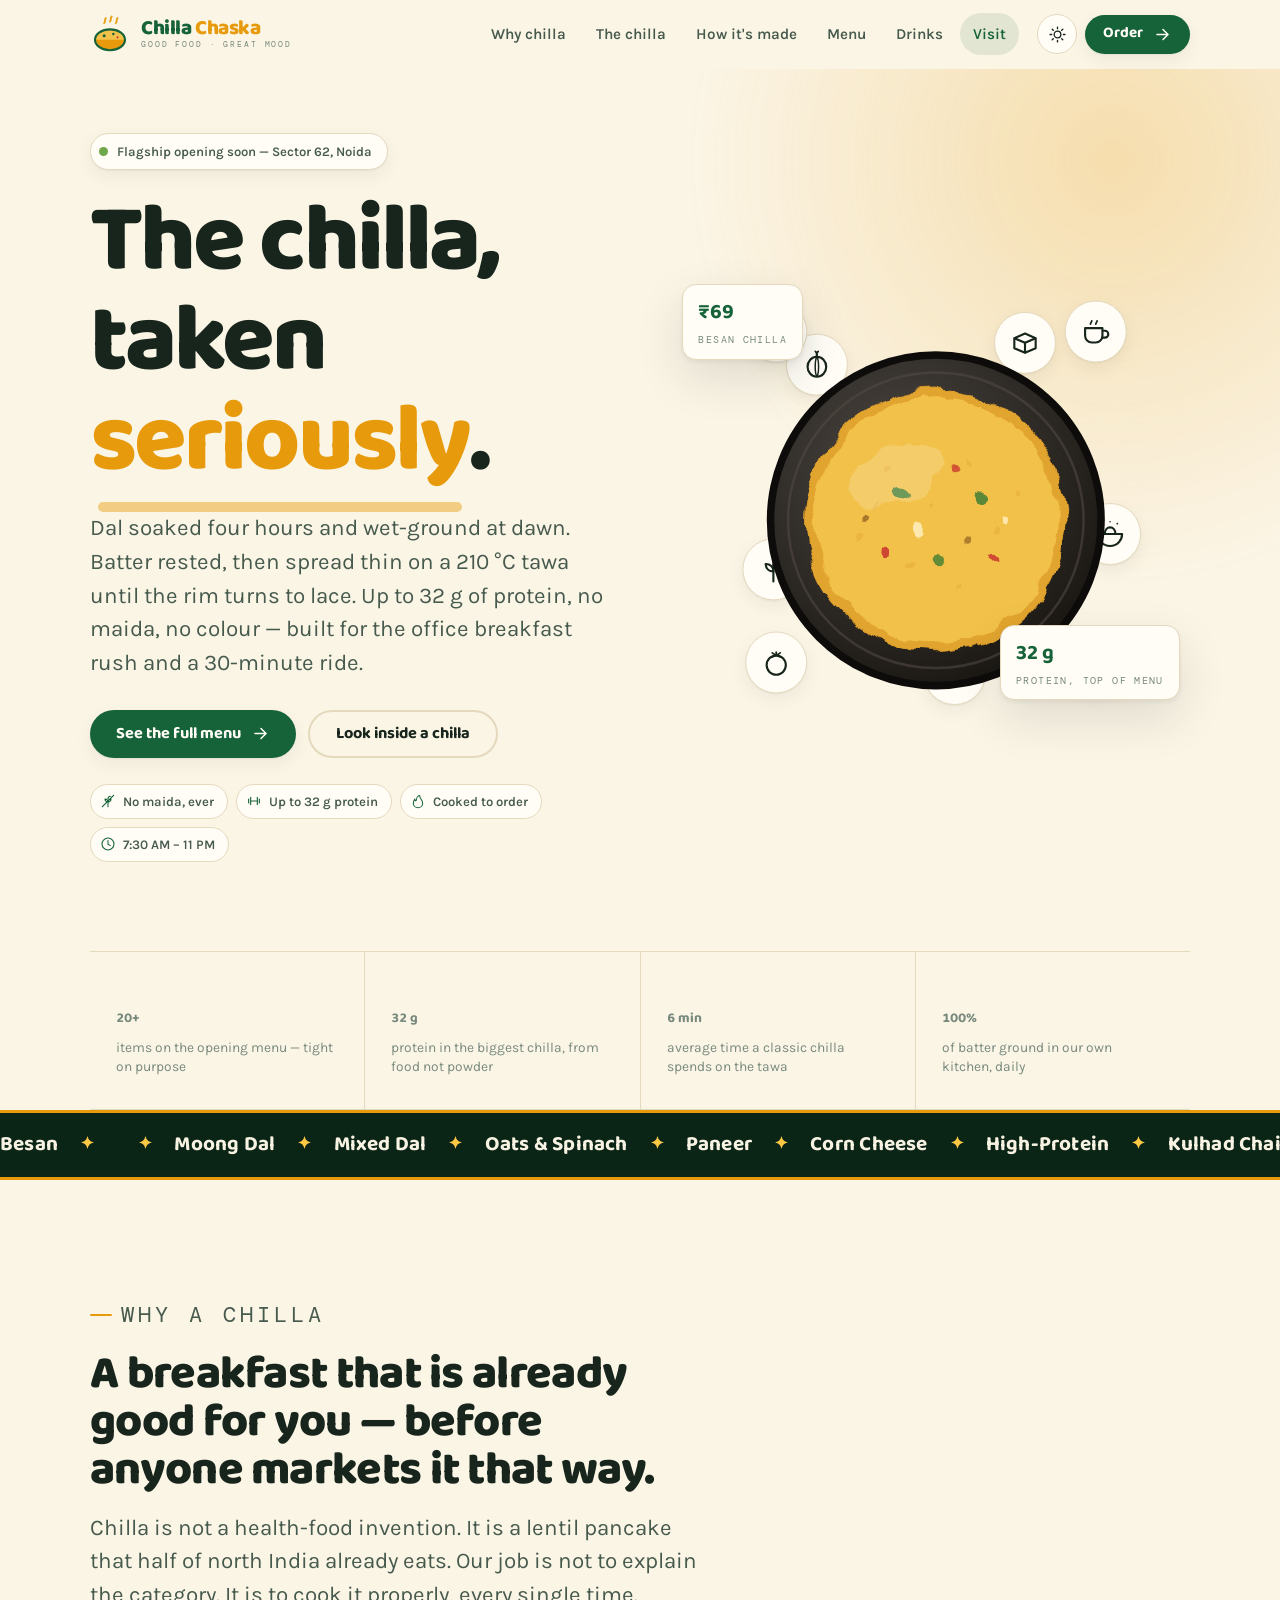
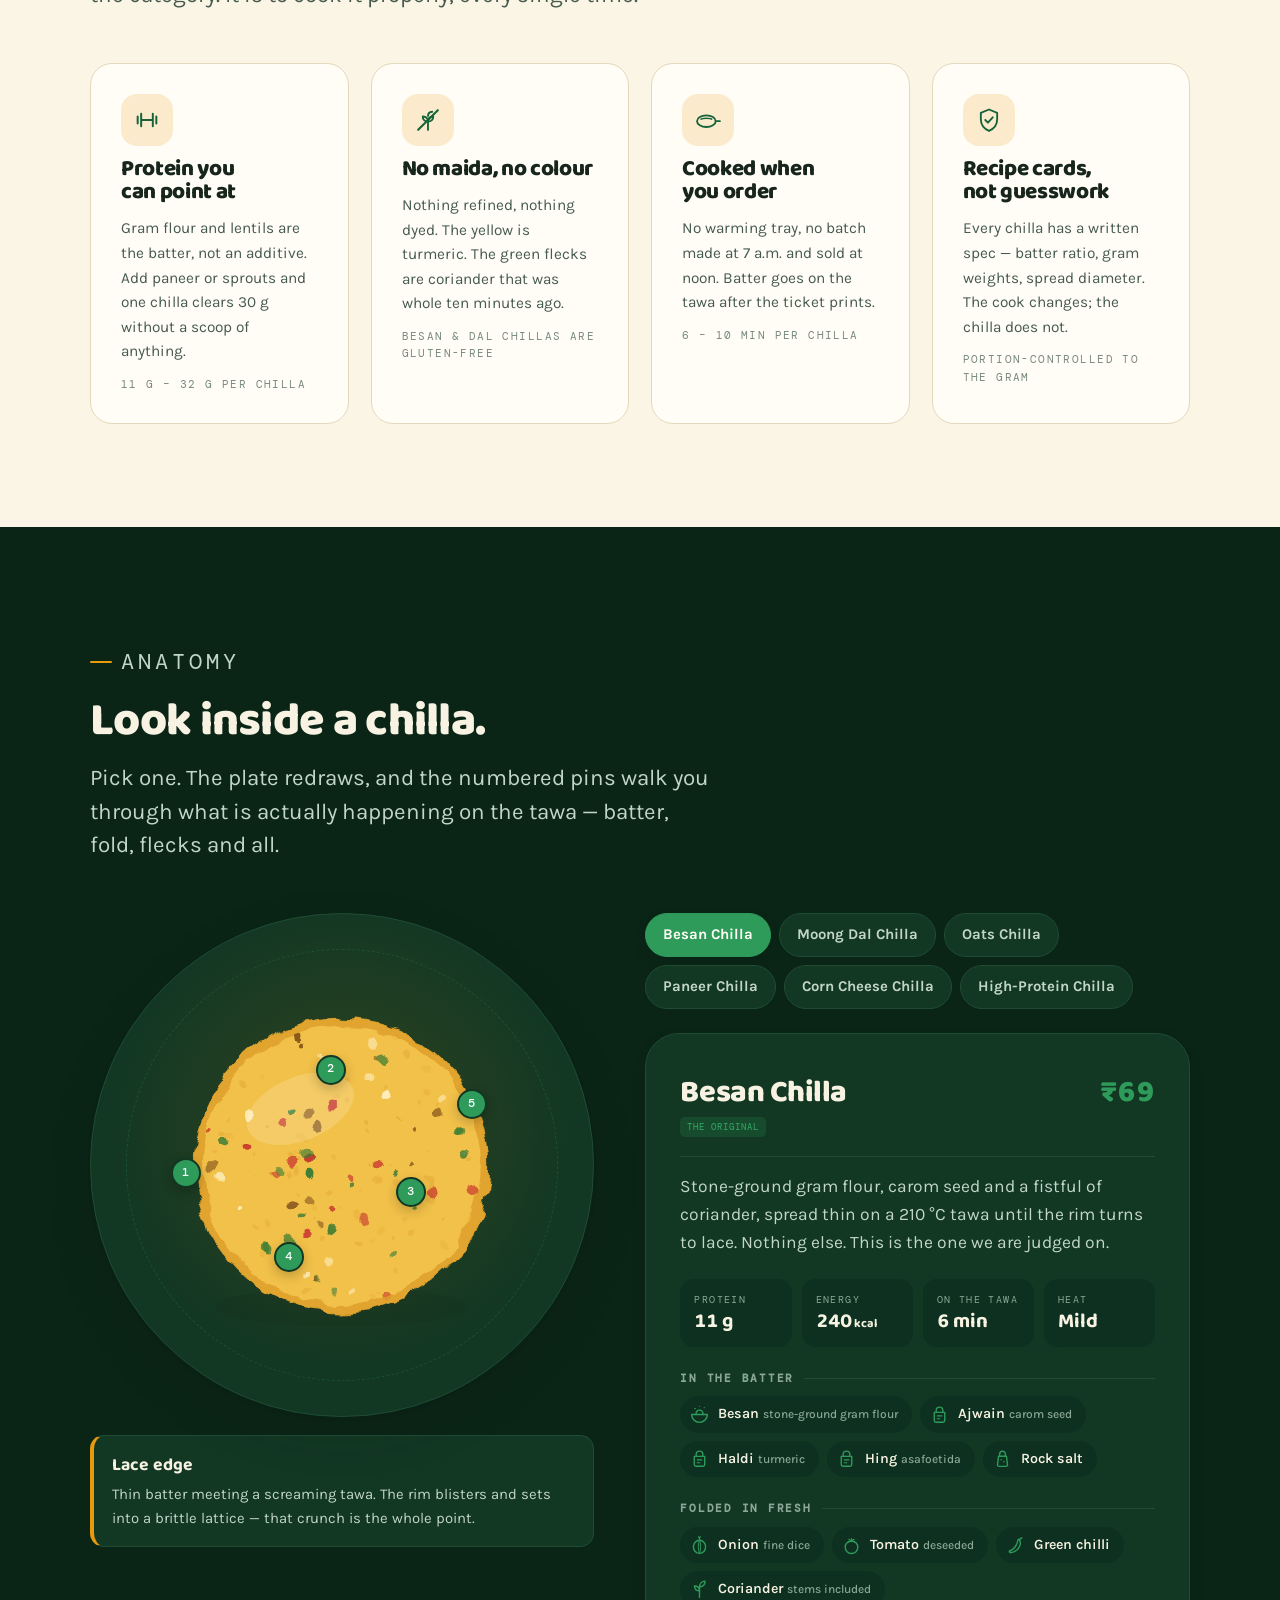
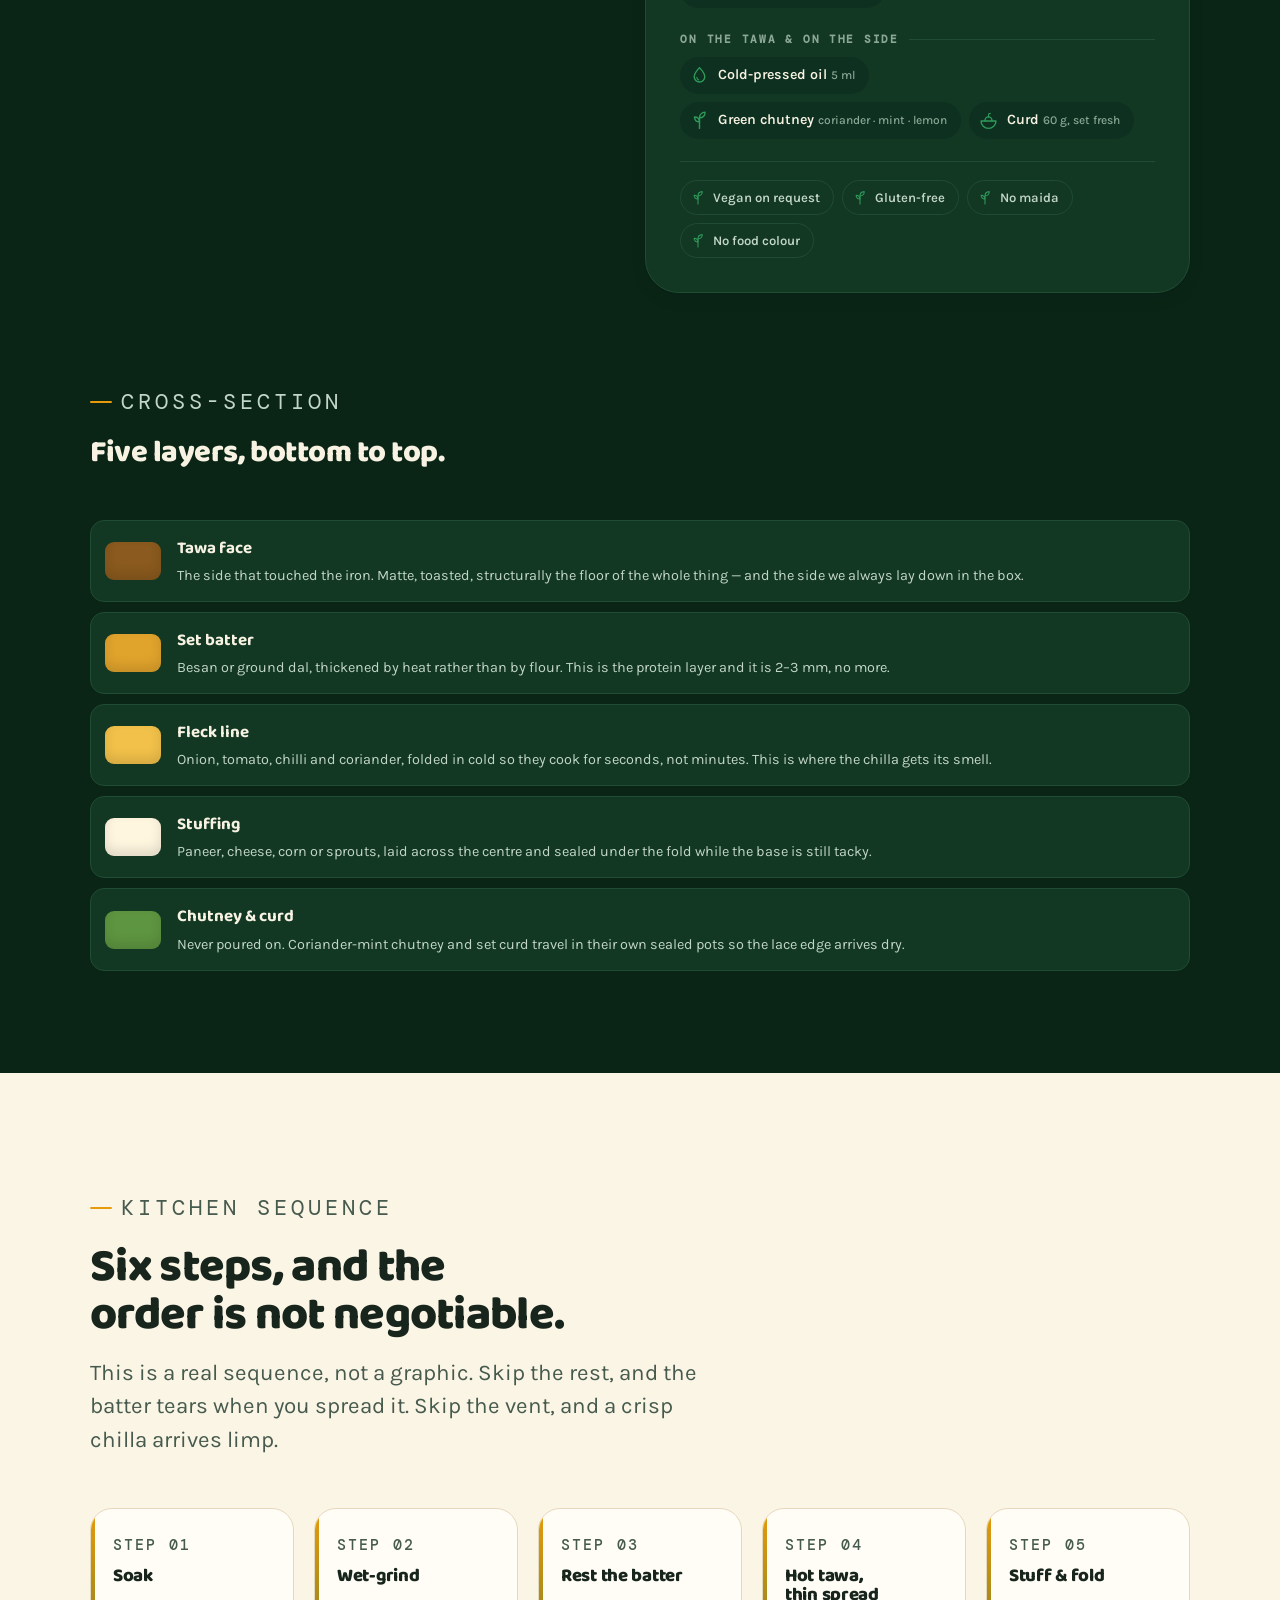
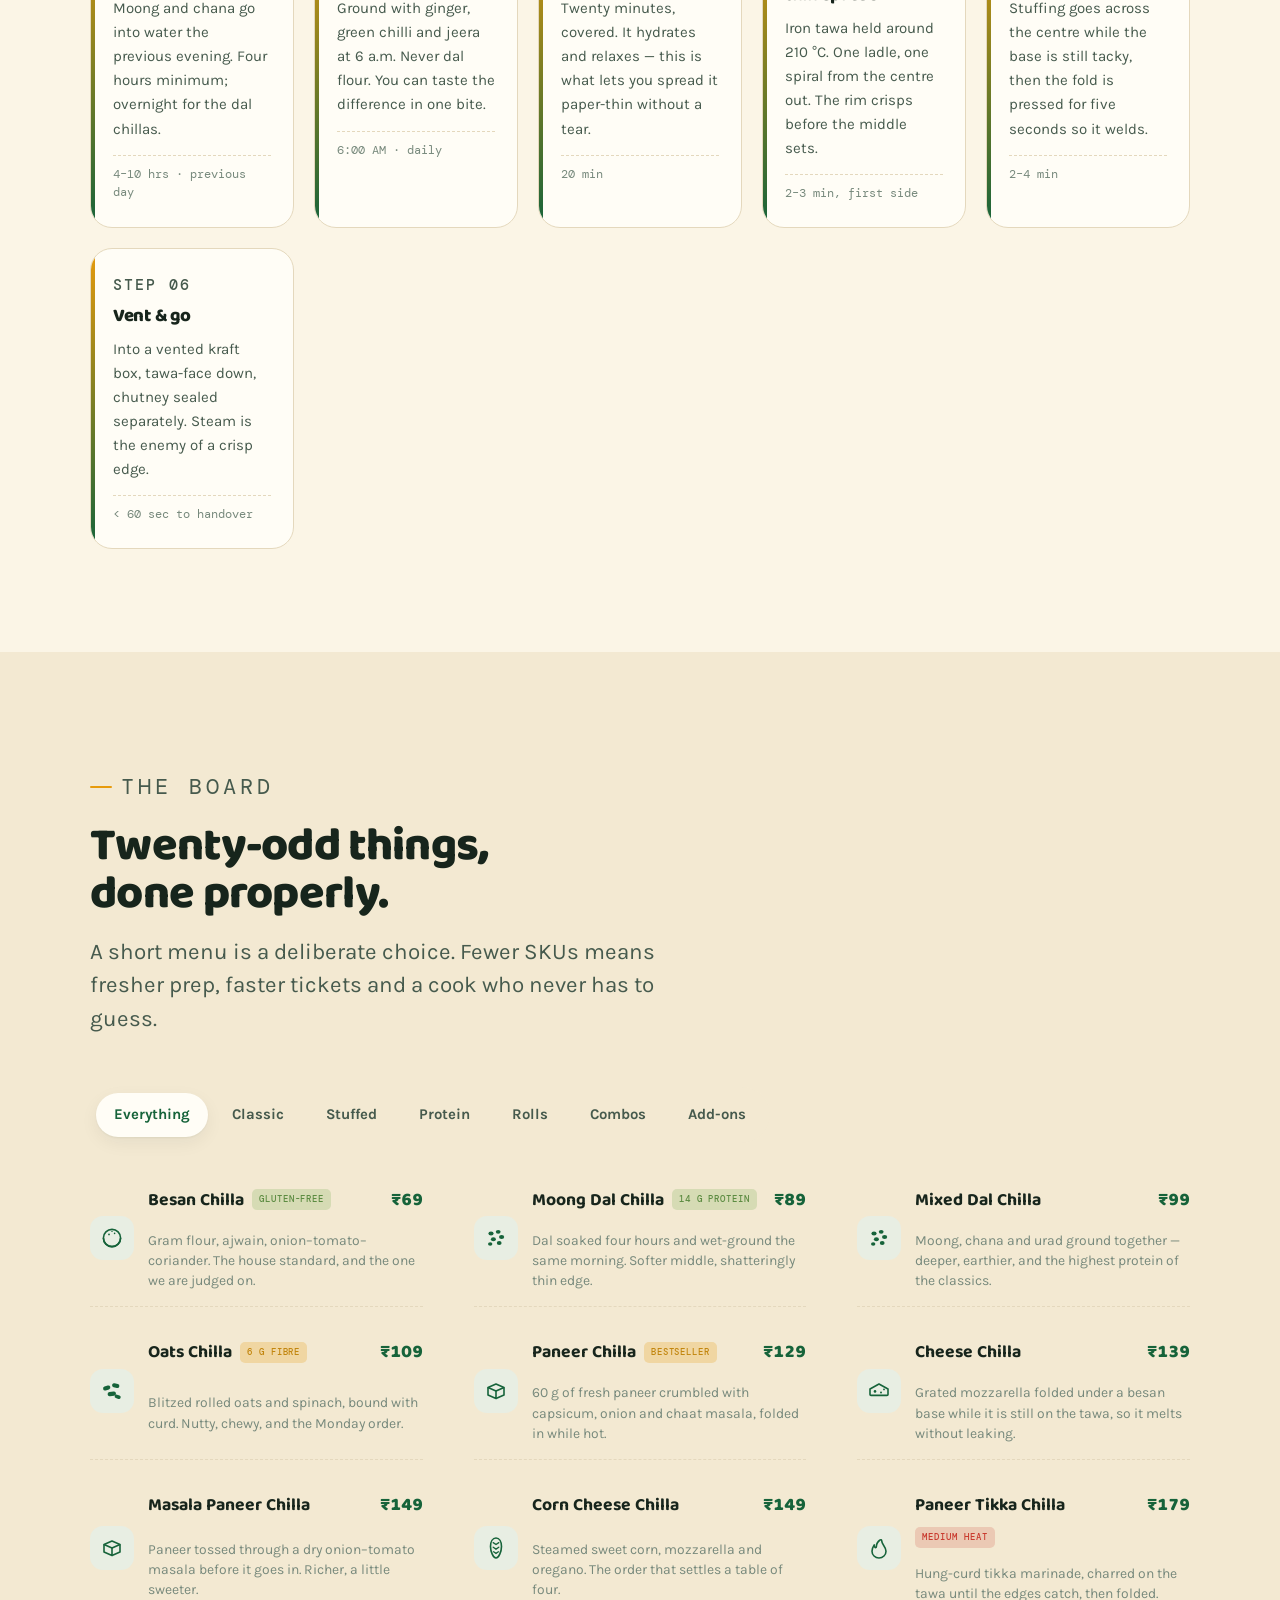
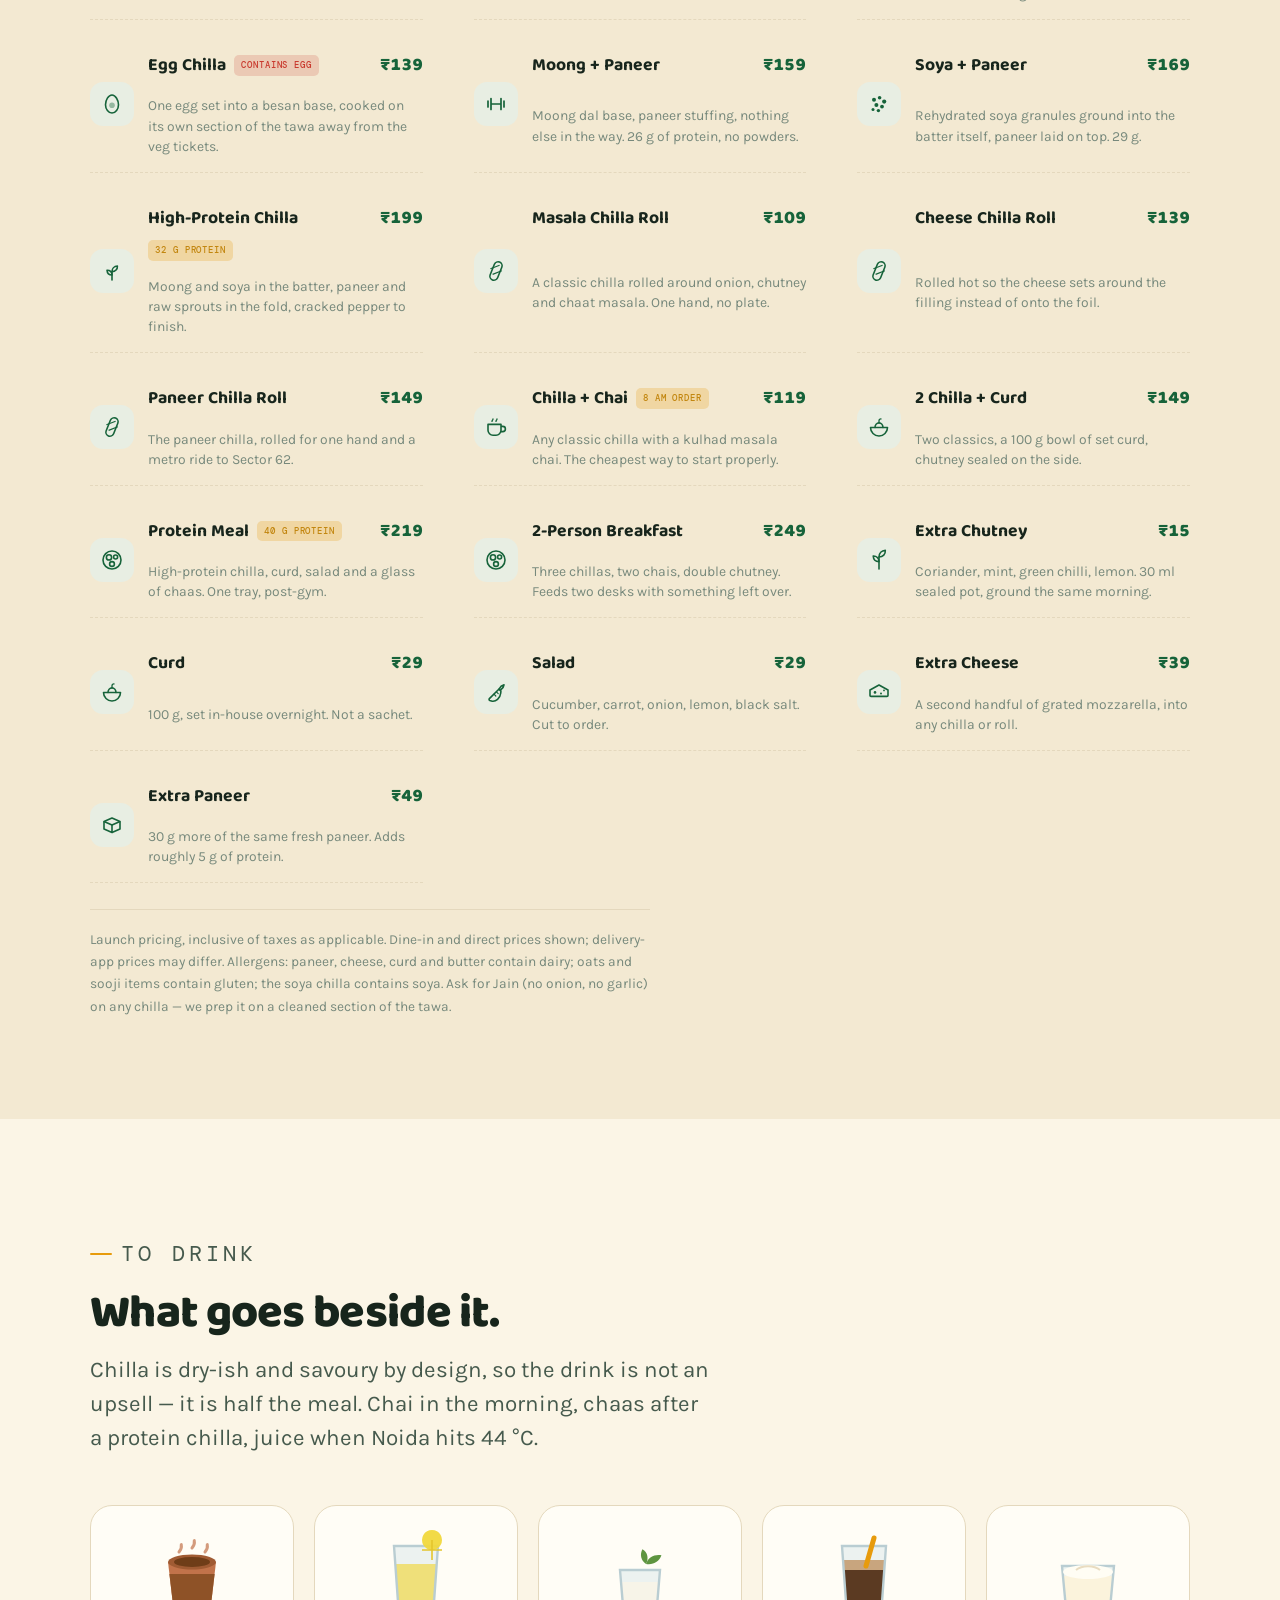
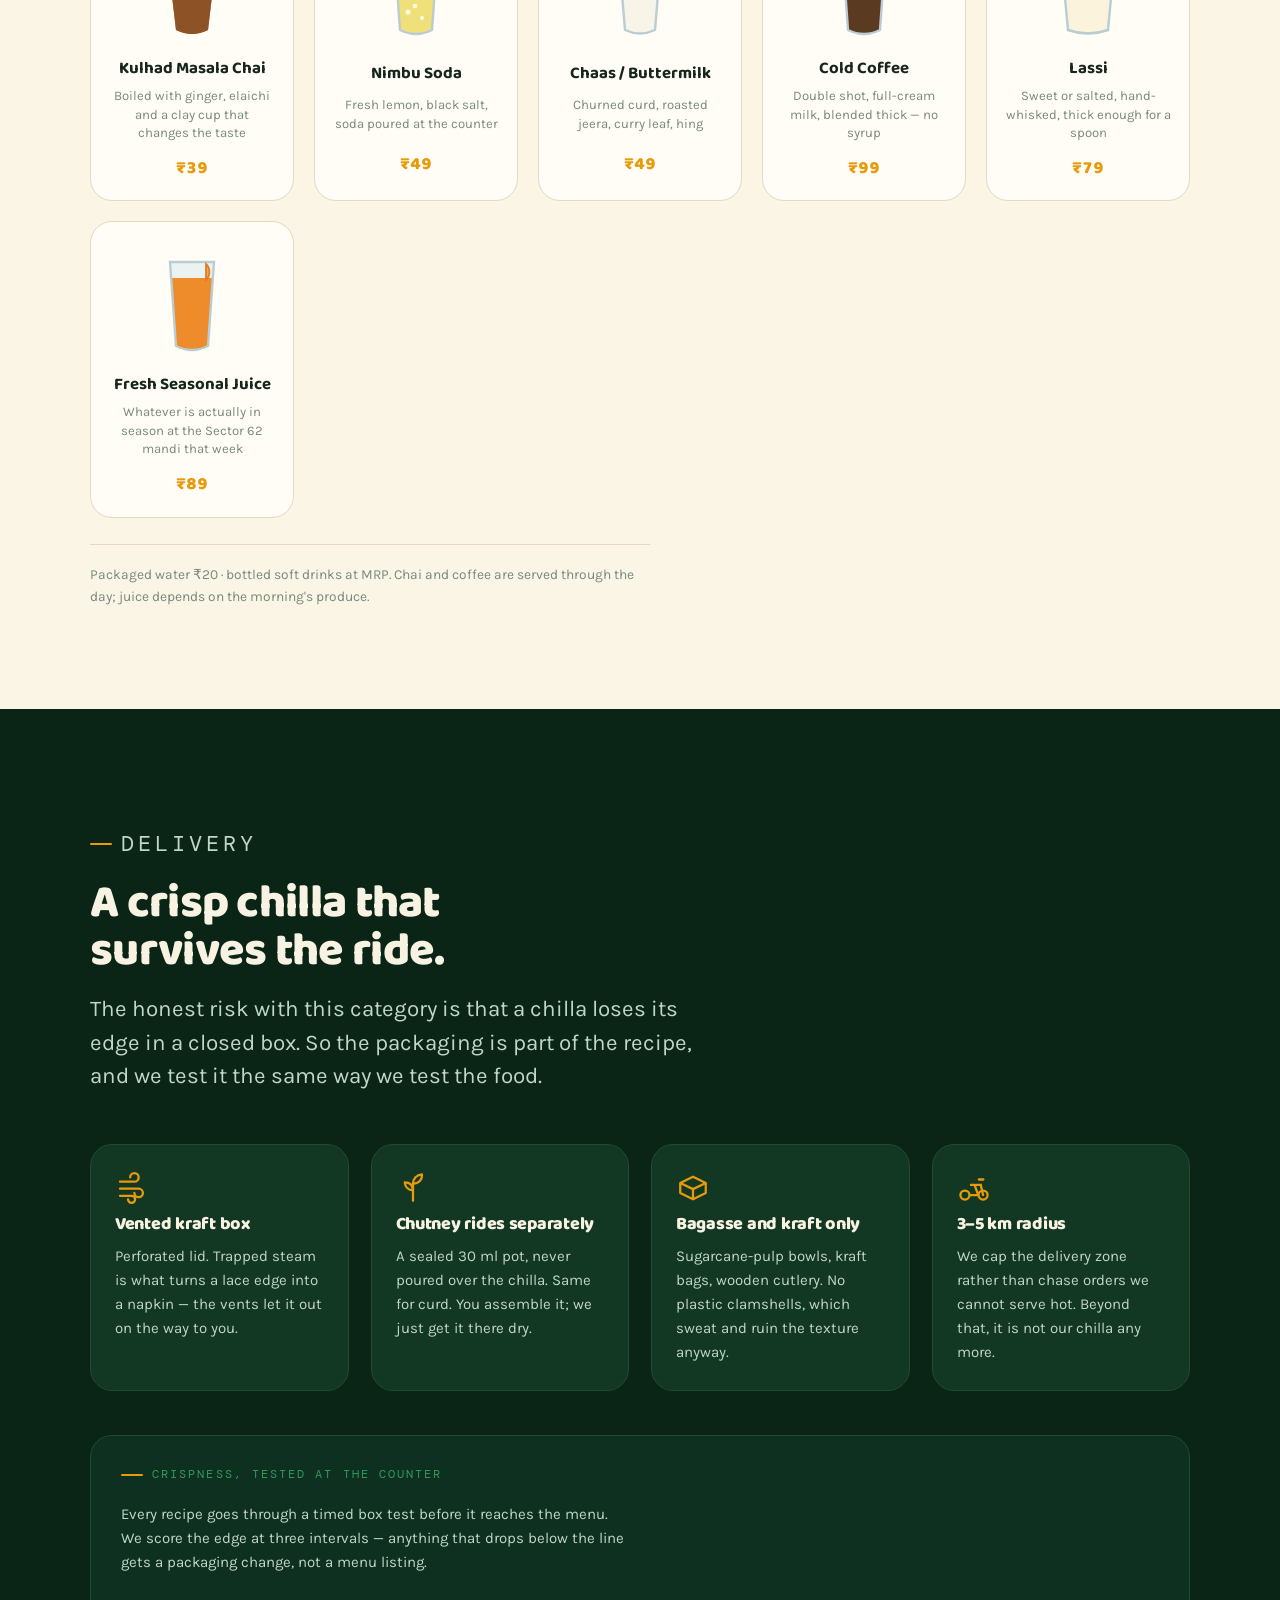
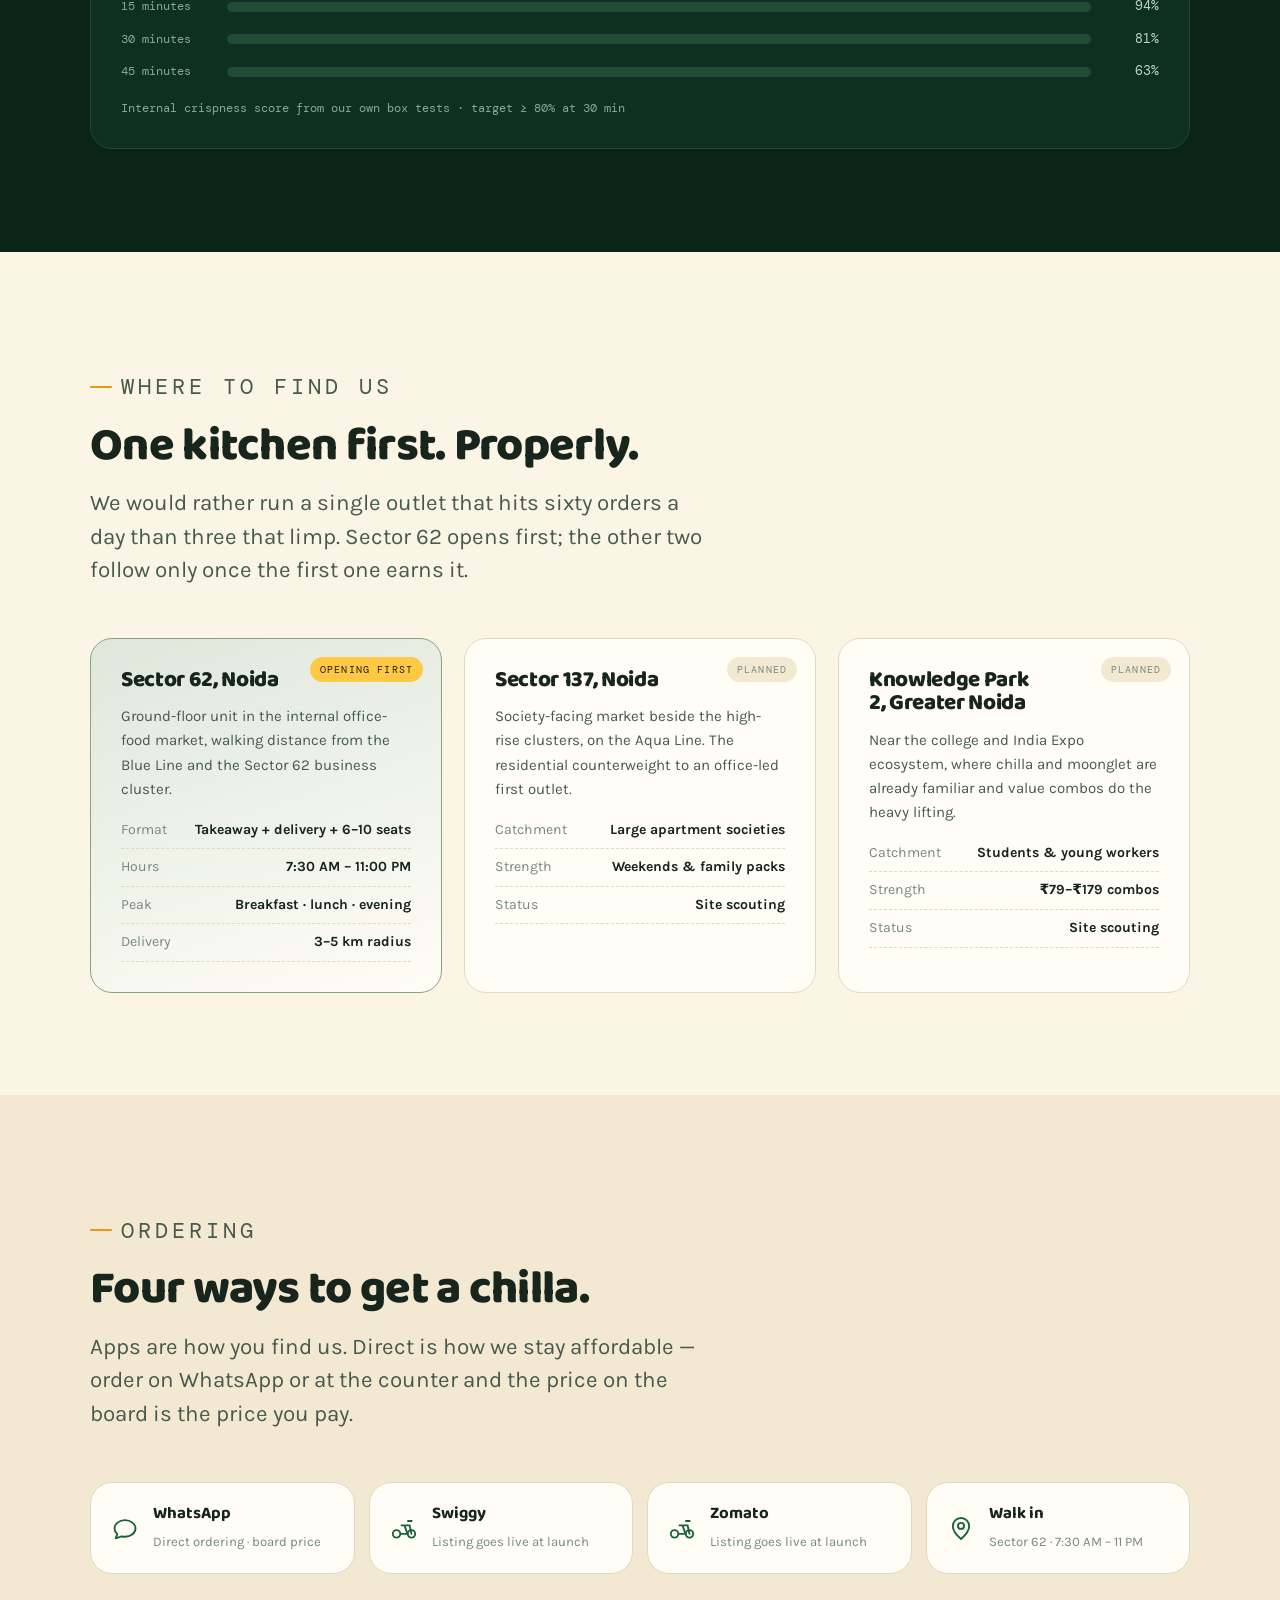
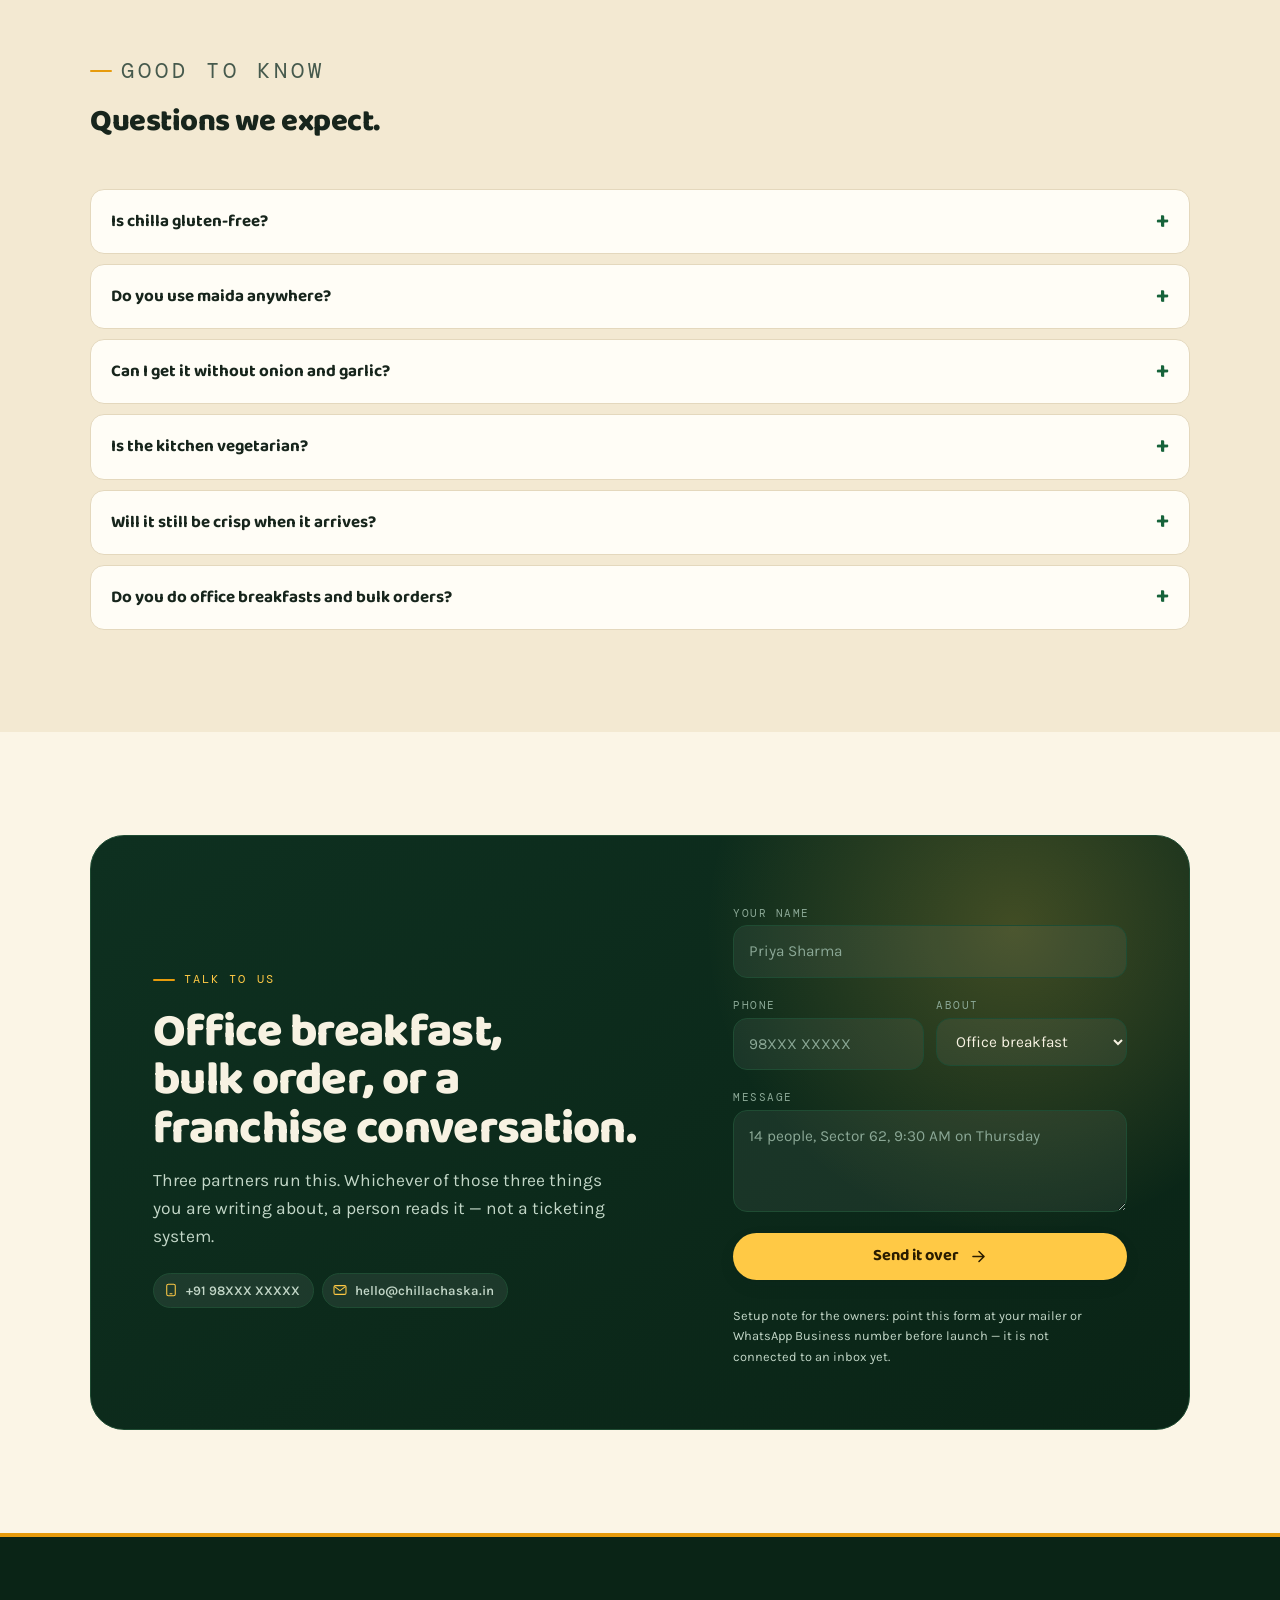
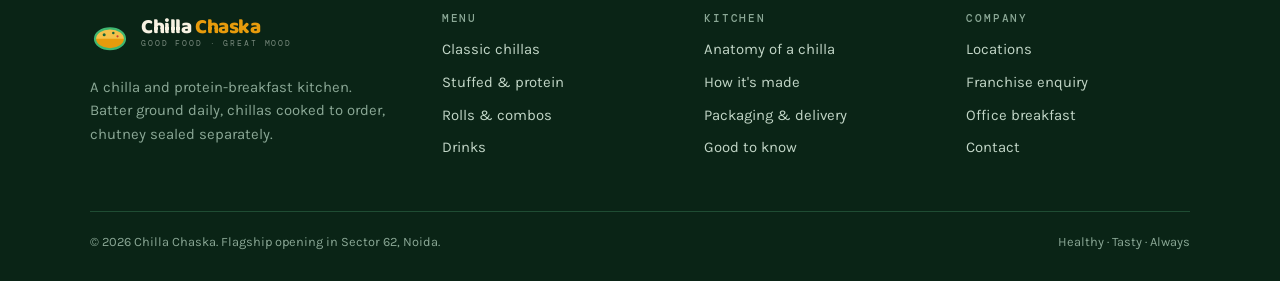
<file: index.html>
<!doctype html>
<html lang="en">
<head>
<meta charset="utf-8">
<meta name="viewport" content="width=device-width, initial-scale=1, viewport-fit=cover">
<title>Chilla Chaska</title>
<meta name="description" content="Chilla Chaska — a chilla and protein-breakfast kitchen. Dal soaked overnight, wet-ground at dawn, spread thin on a 210 °C tawa. Flagship opening in Sector 62, Noida.">
<meta name="theme-color" content="#16633A">
<meta property="og:title" content="Chilla Chaska — Good Food, Great Mood">
<meta property="og:description" content="Chillas ground fresh every morning. Up to 32 g of protein, no maida, no colour. Opening in Sector 62, Noida.">
<meta property="og:type" content="website">
<link rel="preconnect" href="https://fonts.googleapis.com">
<link rel="preconnect" href="https://fonts.gstatic.com" crossorigin>
<link rel="stylesheet" href="https://fonts.googleapis.com/css2?family=Baloo+2:wght@500;600;700;800&family=DM+Mono:wght@400;500&family=Karla:ital,wght@0,300..800;1,400..600&display=swap">
<link rel="stylesheet" href="assets/css/styles.css">
</head>
<body>

<a class="skip" href="#main">Skip to content</a>
<div class="progress" id="progress"></div>

<!-- ===================== icon sprite + SVG filters ===================== -->
<svg width="0" height="0" style="position:absolute" aria-hidden="true" focusable="false">
  <defs>
    <filter id="lace" x="-25%" y="-25%" width="150%" height="150%">
      <feTurbulence type="fractalNoise" baseFrequency="0.04" numOctaves="3" seed="9" result="n"/>
      <feDisplacementMap in="SourceGraphic" in2="n" scale="13" xChannelSelector="R" yChannelSelector="G"/>
    </filter>
    <filter id="soft" x="-25%" y="-25%" width="150%" height="150%">
      <feGaussianBlur stdDeviation="1.2"/>
    </filter>
    <radialGradient id="panGrad" cx="38%" cy="32%" r="78%">
      <stop offset="0%" stop-color="#4A4540"/>
      <stop offset="62%" stop-color="#2B2723"/>
      <stop offset="100%" stop-color="#16130F"/>
    </radialGradient>

    <symbol id="i-besan" viewBox="0 0 24 24"><g fill="none" stroke="currentColor" stroke-width="1.6" stroke-linecap="round" stroke-linejoin="round"><path d="M3 12h18a9 9 0 0 1-18 0Z"/><path d="M8 12c0-3 1.8-5 4-5s4 2 4 5"/></g><circle cx="6.8" cy="5.2" r=".9" fill="currentColor"/><circle cx="17.4" cy="4.2" r=".7" fill="currentColor"/><circle cx="12" cy="2.8" r=".6" fill="currentColor"/></symbol>
    <symbol id="i-dal" viewBox="0 0 24 24"><g fill="currentColor"><ellipse cx="7" cy="7.6" rx="2.6" ry="2"/><ellipse cx="14.2" cy="5.8" rx="2.4" ry="1.9"/><ellipse cx="17.6" cy="11" rx="2.6" ry="2"/><ellipse cx="9.4" cy="13.2" rx="2.5" ry="2"/><ellipse cx="15.2" cy="17" rx="2.4" ry="1.9"/><ellipse cx="6.2" cy="18" rx="2.2" ry="1.7"/></g></symbol>
    <symbol id="i-soya" viewBox="0 0 24 24"><g fill="currentColor"><circle cx="7" cy="7.8" r="2"/><circle cx="12.6" cy="5.8" r="1.8"/><circle cx="17.2" cy="9.6" r="2.1"/><circle cx="9.4" cy="13" r="2"/><circle cx="15" cy="14.6" r="1.9"/><circle cx="11.4" cy="18.6" r="1.7"/><circle cx="6" cy="17.4" r="1.5"/></g></symbol>
    <symbol id="i-oats" viewBox="0 0 24 24"><g fill="currentColor"><rect x="3" y="7" width="7.4" height="4" rx="2" transform="rotate(-18 6.7 9)"/><rect x="12" y="4.6" width="7.4" height="4" rx="2" transform="rotate(14 15.7 6.6)"/><rect x="7.6" y="12.8" width="8.4" height="4.2" rx="2.1" transform="rotate(-8 11.8 14.9)"/><rect x="14.6" y="16" width="6.2" height="3.6" rx="1.8" transform="rotate(20 17.7 17.8)"/></g></symbol>
    <symbol id="i-paneer" viewBox="0 0 24 24"><g fill="none" stroke="currentColor" stroke-width="1.6" stroke-linejoin="round"><path d="M4 8.5 12 5l8 3.5-8 3.5-8-3.5Z"/><path d="M4 8.5V16l8 3.5V12"/><path d="M20 8.5V16l-8 3.5"/></g></symbol>
    <symbol id="i-cheese" viewBox="0 0 24 24"><path d="M3 15.4V10l9-5 9 5v5.4a1 1 0 0 1-1 1H4a1 1 0 0 1-1-1Z" fill="none" stroke="currentColor" stroke-width="1.6" stroke-linejoin="round"/><circle cx="8" cy="12.4" r="1.3" fill="currentColor"/><circle cx="14" cy="13.4" r="1" fill="currentColor"/><circle cx="17" cy="10.4" r=".9" fill="currentColor"/></symbol>
    <symbol id="i-corn" viewBox="0 0 24 24"><path d="M12 2c3.3 0 5.5 3.4 5.5 8.5S14.8 22 12 22s-5.5-6.4-5.5-11.5S8.7 2 12 2Z" fill="none" stroke="currentColor" stroke-width="1.6"/><path d="M9.2 6.6 12 8.5l2.8-1.9M9.2 11.2 12 13.1l2.8-1.9M9.6 15.8 12 17.4l2.4-1.6" fill="none" stroke="currentColor" stroke-width="1.3" stroke-linecap="round"/></symbol>
    <symbol id="i-onion" viewBox="0 0 24 24"><g fill="none" stroke="currentColor" stroke-width="1.6"><path d="M12 6c4 0 7 3.4 7 7.5S16 21 12 21s-7-3.4-7-7.5S8 6 12 6Z"/><path d="M12 6c-1.7 3-1.7 12 0 15M12 6c1.7 3 1.7 12 0 15" stroke-width="1.1"/><path d="M12 6c-.6-1.6-.2-3 1-4M12 6c.5-1.7.1-3-1.2-4" stroke-width="1.3" stroke-linecap="round"/></g></symbol>
    <symbol id="i-tomato" viewBox="0 0 24 24"><g fill="none" stroke="currentColor" stroke-width="1.6"><circle cx="12" cy="14" r="7.2"/><path d="M12 6.8V4.2M12 6.8 9 4.8M12 6.8 15 4.8M12 6.8l-3.6 1.2M12 6.8l3.6 1.2" stroke-width="1.3" stroke-linecap="round"/></g></symbol>
    <symbol id="i-chilli" viewBox="0 0 24 24"><g fill="none" stroke="currentColor" stroke-width="1.6" stroke-linecap="round" stroke-linejoin="round"><path d="M16.4 5.6c1.6 2.6 1.3 6.6-1.3 9.8s-6.6 5.3-9.6 4.3c-.9-.3-.8-1.3.2-1.7 2.6-1 4.4-2.5 6-4.6 1.9-2.5 2.9-5.3 3-7.6.1-1 1.1-1.2 1.7-.2Z"/><path d="M16.5 5.7c.4-1.3 1.5-2.1 2.8-2.2"/></g></symbol>
    <symbol id="i-leaf" viewBox="0 0 24 24"><g fill="none" stroke="currentColor" stroke-width="1.6" stroke-linecap="round" stroke-linejoin="round"><path d="M12 21V9"/><path d="M12 9c0-3.6 2.6-6.4 6.3-6.6.3 3.8-2.3 6.6-6.3 6.6Z"/><path d="M12 13.6c-3.3 0-5.6-2.3-5.8-5.6 3.4-.2 5.8 2.2 5.8 5.6Z"/></g></symbol>
    <symbol id="i-sprout" viewBox="0 0 24 24"><g fill="none" stroke="currentColor" stroke-width="1.6" stroke-linecap="round" stroke-linejoin="round"><path d="M12 21v-8.4"/><path d="M12 12.6c0-3 2.2-5.4 5.4-5.6.2 3.2-2 5.6-5.4 5.6Z"/><path d="M12 16c-2.8 0-4.8-2-5-4.8 2.9-.2 5 1.9 5 4.8Z"/></g></symbol>
    <symbol id="i-capsicum" viewBox="0 0 24 24"><g fill="none" stroke="currentColor" stroke-width="1.6" stroke-linejoin="round"><path d="M7.6 8.2C5.1 8.2 4 10.7 4 13.5 4 17.7 6.6 21 9.6 21c1 0 1.7-.5 2.4-.5s1.4.5 2.4.5c3 0 5.6-3.3 5.6-7.5 0-2.8-1.1-5.3-3.6-5.3-1.4 0-2.2.6-3 .6h-2.8c-.8 0-1.6-.6-3-.6Z"/><path d="M12 8.8V6.4c0-1.4 1.1-2.6 2.6-2.7" stroke-width="1.3" stroke-linecap="round"/></g></symbol>
    <symbol id="i-carrot" viewBox="0 0 24 24"><g fill="none" stroke="currentColor" stroke-width="1.6" stroke-linejoin="round"><path d="M14.8 9.2 5.4 18.6c-.6.6-.4 1.6.4 1.9l1.6.5c4.4 1.3 8.9-3.2 9.3-7.7l.2-2.2-2.1-1.9Z"/><path d="M15.2 8.8c1-2 2.6-3.4 4.8-4-.3 2.3-1.5 4-3.4 5.2" stroke-linecap="round"/><path d="m10 14.2 1.8 1.8M12.4 11.8l1.8 1.8" stroke-width="1.2" stroke-linecap="round"/></g></symbol>
    <symbol id="i-egg" viewBox="0 0 24 24"><path d="M12 3c3.6 0 6.5 5.4 6.5 9.7S15.6 21 12 21s-6.5-3.9-6.5-8.3S8.4 3 12 3Z" fill="none" stroke="currentColor" stroke-width="1.6"/><circle cx="12" cy="13.2" r="2.8" fill="currentColor" opacity=".4"/></symbol>
    <symbol id="i-curd" viewBox="0 0 24 24"><g fill="none" stroke="currentColor" stroke-width="1.6" stroke-linecap="round" stroke-linejoin="round"><path d="M3.5 12.5h17a8.5 8.5 0 0 1-17 0Z"/><path d="M8 12.5c0-2.6 1.8-4.6 4-4.6s4 2 4 4.6"/><path d="M12 7.9V5.8c0-1 .9-1.9 2-1.9" stroke-width="1.3"/></g></symbol>
    <symbol id="i-ghee" viewBox="0 0 24 24"><path d="M12 3s6 6.4 6 10.4A6 6 0 0 1 6 13.4C6 9.4 12 3 12 3Z" fill="none" stroke="currentColor" stroke-width="1.6" stroke-linejoin="round"/><path d="M9 14.2a3 3 0 0 0 2 2.8" fill="none" stroke="currentColor" stroke-width="1.3" stroke-linecap="round"/></symbol>
    <symbol id="i-spice" viewBox="0 0 24 24"><g fill="none" stroke="currentColor" stroke-width="1.6" stroke-linejoin="round"><path d="M6 9.6h12v9.2a2 2 0 0 1-2 2H8a2 2 0 0 1-2-2V9.6Z"/><path d="M8.2 9.6V7.4a3.8 3.8 0 0 1 7.6 0v2.2"/><path d="M9.4 13.6h5.2M9.4 16.8h3" stroke-width="1.3" stroke-linecap="round"/></g></symbol>
    <symbol id="i-salt" viewBox="0 0 24 24"><g fill="none" stroke="currentColor" stroke-width="1.6" stroke-linejoin="round"><path d="M7.5 9.4h9l1.2 9.8a1.6 1.6 0 0 1-1.6 1.8H7.9a1.6 1.6 0 0 1-1.6-1.8L7.5 9.4Z"/><path d="M8.7 9.4V7A3.3 3.3 0 0 1 12 3.7 3.3 3.3 0 0 1 15.3 7v2.4"/></g><circle cx="10.5" cy="13.4" r=".85" fill="currentColor"/><circle cx="13.6" cy="15.6" r=".85" fill="currentColor"/></symbol>
    <symbol id="i-lemon" viewBox="0 0 24 24"><g fill="none" stroke="currentColor" stroke-width="1.6"><ellipse cx="12" cy="12" rx="8.4" ry="6.2" transform="rotate(-32 12 12)"/><path d="M12 12 6.8 7.6M12 12l5.2 4.4M12 12l-3 5.2M12 12l3-5.2" stroke-width="1.1"/></g></symbol>

    <symbol id="i-flame" viewBox="0 0 24 24"><path d="M12 22c3.9 0 7-3 7-6.8 0-4.6-4.3-6.6-4.3-10.4 0-.9-1-1.4-1.7-.8C10 6.2 9.4 8.6 9.4 10.4c0 1.3-1 1.6-1.6.7-.4-.6-.6-1.4-.6-2.2C6 10.7 5 12.9 5 15.2 5 19 8.1 22 12 22Z" fill="none" stroke="currentColor" stroke-width="1.6" stroke-linejoin="round"/></symbol>
    <symbol id="i-clock" viewBox="0 0 24 24"><circle cx="12" cy="12" r="9" fill="none" stroke="currentColor" stroke-width="1.6"/><path d="M12 6.8V12.4l3.4 2" fill="none" stroke="currentColor" stroke-width="1.6" stroke-linecap="round" stroke-linejoin="round"/></symbol>
    <symbol id="i-protein" viewBox="0 0 24 24"><g fill="none" stroke="currentColor" stroke-width="1.7" stroke-linecap="round"><path d="M4 9v6M7 6.6v10.8M17 6.6v10.8M20 9v6M7 12h10"/></g></symbol>
    <symbol id="i-nomaida" viewBox="0 0 24 24"><g fill="none" stroke="currentColor" stroke-width="1.6" stroke-linecap="round" stroke-linejoin="round"><path d="M12 20.5v-8"/><path d="M12 13.4c0-2.4 1.8-4.3 4.5-4.5.2 2.7-1.8 4.5-4.5 4.5ZM12 13.4c0-2.4-1.8-4.3-4.5-4.5-.2 2.7 1.8 4.5 4.5 4.5Z"/><path d="M12 8.6c0-2 1.4-3.5 3.6-3.7"/><path d="M3.6 20.4 20.4 3.6" stroke-width="1.8"/></g></symbol>
    <symbol id="i-box" viewBox="0 0 24 24"><g fill="none" stroke="currentColor" stroke-width="1.6" stroke-linejoin="round"><path d="M3 8.4 12 4l9 4.4v7.2L12 20l-9-4.4V8.4Z"/><path d="M3 8.4 12 12.8l9-4.4M12 12.8V20"/></g></symbol>
    <symbol id="i-vent" viewBox="0 0 24 24"><g fill="none" stroke="currentColor" stroke-width="1.6" stroke-linecap="round"><path d="M3.5 7.5h10.2a3 3 0 1 0-3-3"/><path d="M3.5 12.5h13.2a3 3 0 1 1-3 3"/><path d="M3.5 17.5h8.2a2.5 2.5 0 1 1-2.5 2.5"/></g></symbol>
    <symbol id="i-bike" viewBox="0 0 24 24"><g fill="none" stroke="currentColor" stroke-width="1.6"><circle cx="5.6" cy="17" r="3.2"/><circle cx="18.4" cy="17" r="3.2"/><path d="M8.8 17h6.2l-2.6-7.2H9.2" stroke-linejoin="round"/><path d="M13.2 9.8h3.6l1.6 7.2M15.4 6h3.2" stroke-linecap="round"/></g></symbol>
    <symbol id="i-chat" viewBox="0 0 24 24"><path d="M21 12.4c0 3.9-4 7.1-9 7.1-1 0-2-.1-2.9-.4L4 20.8l1.4-3.5A6.8 6.8 0 0 1 3 12.4c0-3.9 4-7.1 9-7.1s9 3.2 9 7.1Z" fill="none" stroke="currentColor" stroke-width="1.6" stroke-linejoin="round"/></symbol>
    <symbol id="i-pin" viewBox="0 0 24 24"><g fill="none" stroke="currentColor" stroke-width="1.6"><path d="M12 21.4s7-6.1 7-11A7 7 0 0 0 5 10.4c0 4.9 7 11 7 11Z" stroke-linejoin="round"/><circle cx="12" cy="10.2" r="2.6"/></g></symbol>
    <symbol id="i-cup" viewBox="0 0 24 24"><g fill="none" stroke="currentColor" stroke-width="1.6" stroke-linejoin="round"><path d="M4 9.4h13v5.8a5 5 0 0 1-5 5H9a5 5 0 0 1-5-5V9.4Z"/><path d="M17 11.4h1.8a2.6 2.6 0 0 1 0 5.2H17"/><path d="M8 6.4c0-1 1-1.5 1-2.5M12 6.4c0-1 1-1.5 1-2.5" stroke-width="1.3" stroke-linecap="round"/></g></symbol>
    <symbol id="i-tawa" viewBox="0 0 24 24"><g fill="none" stroke="currentColor" stroke-width="1.6"><ellipse cx="10.6" cy="13" rx="8" ry="5"/><path d="M18.6 13h3.6" stroke-linecap="round"/><path d="M5.6 11.6c1.6-1.5 8.4-1.5 10 0" stroke-width="1.2"/></g></symbol>
    <symbol id="i-chilla" viewBox="0 0 24 24"><g fill="none" stroke="currentColor" stroke-width="1.6"><circle cx="12" cy="12" r="8.6"/><path d="M3.4 12a8.6 8.6 0 0 0 17.2 0"/></g><circle cx="9" cy="8.4" r=".9" fill="currentColor"/><circle cx="14.6" cy="7.4" r=".8" fill="currentColor"/><circle cx="12" cy="5.4" r=".7" fill="currentColor"/></symbol>
    <symbol id="i-roll" viewBox="0 0 24 24"><g fill="none" stroke="currentColor" stroke-width="1.6" stroke-linejoin="round"><rect x="8" y="2.4" width="8" height="19.2" rx="4" transform="rotate(22 12 12)"/><path d="M6.4 9.8 15.6 6.2M8.6 15.4 17.8 11.8" stroke-width="1.2"/></g></symbol>
    <symbol id="i-thali" viewBox="0 0 24 24"><g fill="none" stroke="currentColor" stroke-width="1.6"><circle cx="12" cy="12" r="9"/><circle cx="9" cy="9.4" r="2.6"/><circle cx="15.6" cy="9" r="2"/><circle cx="12" cy="16" r="2.4"/></g></symbol>
    <symbol id="i-plus" viewBox="0 0 24 24"><path d="M12 5v14M5 12h14" fill="none" stroke="currentColor" stroke-width="1.9" stroke-linecap="round"/></symbol>
    <symbol id="i-sun" viewBox="0 0 24 24"><g fill="none" stroke="currentColor" stroke-width="1.7" stroke-linecap="round"><circle cx="12" cy="12" r="4.2"/><path d="M12 2.6v2M12 19.4v2M2.6 12h2M19.4 12h2M5.3 5.3l1.4 1.4M17.3 17.3l1.4 1.4M18.7 5.3l-1.4 1.4M6.7 17.3l-1.4 1.4"/></g></symbol>
    <symbol id="i-moon" viewBox="0 0 24 24"><path d="M20.2 14.6A8.6 8.6 0 0 1 9.4 3.8 8.6 8.6 0 1 0 20.2 14.6Z" fill="none" stroke="currentColor" stroke-width="1.7" stroke-linejoin="round"/></symbol>
    <symbol id="i-menu" viewBox="0 0 24 24"><path d="M4 7h16M4 12h16M4 17h16" fill="none" stroke="currentColor" stroke-width="1.8" stroke-linecap="round"/></symbol>
    <symbol id="i-arrow" viewBox="0 0 24 24"><path d="M5 12h13M12.6 5.6 19 12l-6.4 6.4" fill="none" stroke="currentColor" stroke-width="1.9" stroke-linecap="round" stroke-linejoin="round"/></symbol>
    <symbol id="i-shield" viewBox="0 0 24 24"><path d="M12 21.4c4.5-2 7-5.4 7-10V5.8L12 3 5 5.8v5.6c0 4.6 2.5 8 7 10Z" fill="none" stroke="currentColor" stroke-width="1.6" stroke-linejoin="round"/><path d="m8.8 12 2.3 2.3 4.1-4.6" fill="none" stroke="currentColor" stroke-width="1.6" stroke-linecap="round" stroke-linejoin="round"/></symbol>
    <symbol id="i-phone" viewBox="0 0 24 24"><rect x="5.6" y="3.4" width="12.8" height="17.2" rx="2.4" fill="none" stroke="currentColor" stroke-width="1.6"/><path d="M10.4 17.6h3.2" fill="none" stroke="currentColor" stroke-width="1.6" stroke-linecap="round"/></symbol>
    <symbol id="i-mail" viewBox="0 0 24 24"><rect x="3" y="5.4" width="18" height="13.2" rx="2.2" fill="none" stroke="currentColor" stroke-width="1.6"/><path d="m3.9 7 8.1 6 8.1-6" fill="none" stroke="currentColor" stroke-width="1.6" stroke-linejoin="round"/></symbol>
    <symbol id="i-insta" viewBox="0 0 24 24"><rect x="3.4" y="3.4" width="17.2" height="17.2" rx="5" fill="none" stroke="currentColor" stroke-width="1.6"/><circle cx="12" cy="12" r="4" fill="none" stroke="currentColor" stroke-width="1.6"/><circle cx="17.1" cy="6.9" r="1.1" fill="currentColor"/></symbol>
  </defs>
</svg>

<!-- ============================== header ============================== -->
<header class="site-head">
  <div class="wrap head-in">
    <a class="brand" href="#top" aria-label="Chilla Chaska, home">
      <svg class="brand-mark" viewBox="0 0 48 48" aria-hidden="true">
        <g class="steam" stroke="#E79B0C" stroke-width="2.4" stroke-linecap="round" fill="none" opacity=".9">
          <path d="M17 11c2-2 0-4 2-6"/><path d="M24 9c2-2 0-4 2-6"/><path d="M31 11c2-2 0-4 2-6"/>
        </g>
        <ellipse cx="24" cy="31" rx="18" ry="12.5" fill="#F2C14A"/>
        <path d="M6 31a18 12.5 0 0 0 36 0Z" fill="#E79B0C"/>
        <circle cx="17" cy="26" r="1.8" fill="#16633A"/>
        <circle cx="28" cy="24" r="1.5" fill="#16633A"/>
        <circle cx="33" cy="28" r="1.3" fill="#C93A2E"/>
        <ellipse cx="24" cy="31" rx="18" ry="12.5" fill="none" stroke="#16633A" stroke-width="2.6"/>
      </svg>
      <span class="brand-word">
        <b>Chilla<i> Chaska</i></b>
        <span>Good food · Great mood</span>
      </span>
    </a>

    <nav class="nav" id="nav" aria-label="Main">
      <a href="#why">Why chilla</a>
      <a href="#chilla">The chilla</a>
      <a href="#how">How it's made</a>
      <a href="#menu">Menu</a>
      <a href="#drinks">Drinks</a>
      <a href="#visit">Visit</a>
    </nav>

    <div class="head-actions">
      <button class="icon-btn" id="themeToggle" type="button" aria-label="Switch colour theme">
        <svg class="i-sun" aria-hidden="true"><use href="#i-sun"></use></svg>
        <svg class="i-moon" aria-hidden="true"><use href="#i-moon"></use></svg>
      </button>
      <button class="icon-btn burger" id="burger" type="button" aria-expanded="false" aria-controls="nav" aria-label="Open menu">
        <svg aria-hidden="true"><use href="#i-menu"></use></svg>
      </button>
      <a class="btn btn--sm head-cta" href="#order">Order
        <svg aria-hidden="true"><use href="#i-arrow"></use></svg>
      </a>
    </div>
  </div>
</header>

<main id="main">
<span id="top"></span>

<!-- ================================ hero ================================ -->
<section class="hero">
  <div class="wrap hero-in">
    <div>
      <p class="hero-badge"><span class="pulse-dot"></span> Flagship opening soon — Sector 62, Noida</p>

      <h1>The chilla, taken <em>seriously</em>.</h1>

      <p class="hero-sub">
        Dal soaked four hours and wet-ground at dawn. Batter rested, then spread thin
        on a 210&nbsp;°C tawa until the rim turns to lace. Up to 32&nbsp;g of protein,
        no maida, no colour — built for the office breakfast rush and a 30-minute ride.
      </p>

      <div class="hero-cta">
        <a class="btn" href="#menu">See the full menu <svg aria-hidden="true"><use href="#i-arrow"></use></svg></a>
        <a class="btn btn--ghost" href="#chilla">Look inside a chilla</a>
      </div>

      <div class="hero-chips">
        <span class="chip"><svg aria-hidden="true"><use href="#i-nomaida"></use></svg> No maida, ever</span>
        <span class="chip"><svg aria-hidden="true"><use href="#i-protein"></use></svg> Up to 32 g protein</span>
        <span class="chip"><svg aria-hidden="true"><use href="#i-flame"></use></svg> Cooked to order</span>
        <span class="chip"><svg aria-hidden="true"><use href="#i-clock"></use></svg> 7:30 AM – 11 PM</span>
      </div>
    </div>

    <div class="tawa-stage" aria-hidden="true">
      <div class="orbit">
        <span class="orb-item" style="--a:12deg;--r:var(--r1)"><span><svg><use href="#i-besan"></use></svg></span></span>
        <span class="orb-item" style="--a:84deg;--r:var(--r1)"><span><svg><use href="#i-chilli"></use></svg></span></span>
        <span class="orb-item" style="--a:156deg;--r:var(--r1)"><span><svg><use href="#i-leaf"></use></svg></span></span>
        <span class="orb-item" style="--a:228deg;--r:var(--r1)"><span><svg><use href="#i-onion"></use></svg></span></span>
        <span class="orb-item" style="--a:300deg;--r:var(--r1)"><span><svg><use href="#i-paneer"></use></svg></span></span>
      </div>
      <div class="orbit orbit--rev">
        <span class="orb-item" style="--a:46deg;--r:var(--r2)"><span><svg><use href="#i-dal"></use></svg></span></span>
        <span class="orb-item" style="--a:134deg;--r:var(--r2)"><span><svg><use href="#i-tomato"></use></svg></span></span>
        <span class="orb-item" style="--a:226deg;--r:var(--r2)"><span><svg><use href="#i-curd"></use></svg></span></span>
        <span class="orb-item" style="--a:314deg;--r:var(--r2)"><span><svg><use href="#i-cup"></use></svg></span></span>
      </div>

      <div class="tawa">
        <svg viewBox="0 0 300 300">
          <g class="steam" fill="none" stroke="#E79B0C" stroke-width="5" stroke-linecap="round" opacity=".85">
            <path d="M110 92c14-20-8-34 6-56"/>
            <path d="M150 84c14-20-8-34 6-56"/>
            <path d="M190 92c14-20-8-34 6-56"/>
          </g>
          <circle cx="150" cy="168" r="132" fill="url(#panGrad)"/>
          <circle cx="150" cy="168" r="132" fill="none" stroke="#0E0C0A" stroke-width="6"/>
          <circle cx="150" cy="168" r="118" fill="none" stroke="#544C44" stroke-width="2" opacity=".55"/>
          <g class="batter-spread" filter="url(#lace)">
            <circle cx="150" cy="168" r="104" fill="#F2C14A"/>
            <circle cx="150" cy="168" r="101" fill="none" stroke="#DE9F2A" stroke-width="7" opacity=".85"/>
            <g fill="#DE9F2A" opacity=".3">
              <circle cx="110" cy="130" r="3"/><circle cx="178" cy="122" r="2.4"/><circle cx="200" cy="176" r="3.2"/>
              <circle cx="128" cy="206" r="2.8"/><circle cx="168" cy="220" r="2.2"/><circle cx="92" cy="182" r="2.6"/>
              <circle cx="146" cy="156" r="2"/><circle cx="214" cy="146" r="2.4"/><circle cx="104" cy="156" r="2.2"/>
            </g>
            <g>
              <circle cx="122" cy="146" r="5" fill="#3F7D34" opacity=".9"/>
              <circle cx="186" cy="150" r="4.2" fill="#3F7D34" opacity=".85"/>
              <circle cx="152" cy="200" r="4.6" fill="#3F7D34" opacity=".8"/>
              <circle cx="108" cy="192" r="3.8" fill="#C93A2E" opacity=".9"/>
              <circle cx="198" cy="198" r="3.4" fill="#C93A2E" opacity=".85"/>
              <circle cx="164" cy="126" r="3.6" fill="#C93A2E" opacity=".8"/>
              <circle cx="138" cy="176" r="4" fill="#FFF0C2" opacity=".85"/>
              <circle cx="206" cy="166" r="3.2" fill="#FFF0C2" opacity=".8"/>
              <circle cx="96" cy="164" r="3" fill="#8A5A1E" opacity=".7"/>
              <circle cx="176" cy="184" r="3.4" fill="#8A5A1E" opacity=".65"/>
            </g>
            <ellipse cx="118" cy="132" rx="38" ry="22" fill="#FFFFFF" opacity=".17" transform="rotate(-24 118 132)"/>
          </g>
        </svg>
      </div>

      <div class="sizzle">
        <i style="--d:0s;   left:38%; top:62%"></i>
        <i style="--d:.4s;  left:56%; top:58%"></i>
        <i style="--d:.8s;  left:47%; top:68%"></i>
        <i style="--d:1.2s; left:64%; top:66%"></i>
        <i style="--d:1.6s; left:33%; top:56%"></i>
        <i style="--d:2s;   left:60%; top:72%"></i>
      </div>

      <div class="price-tag price-tag--alt">
        <b>₹69</b><span>Besan chilla</span>
      </div>
      <div class="price-tag">
        <b>32 g</b><span>Protein, top of menu</span>
      </div>
    </div>
  </div>
</section>

<!-- ============================== stat strip ============================== -->
<div class="wrap">
  <div class="stats reveal">
    <div class="stat"><b><span data-count="20" data-suffix="+">20+</span></b><span>items on the opening menu — tight on purpose</span></div>
    <div class="stat"><b><span data-count="32" data-suffix=" g">32 g</span></b><span>protein in the biggest chilla, from food not powder</span></div>
    <div class="stat"><b><span data-count="6" data-suffix=" min">6 min</span></b><span>average time a classic chilla spends on the tawa</span></div>
    <div class="stat"><b><span data-count="100" data-suffix="%">100%</span></b><span>of batter ground in our own kitchen, daily</span></div>
  </div>
</div>

<!-- =============================== marquee =============================== -->
<div class="marquee" aria-hidden="true">
  <div class="marquee-track">
    <span>Besan<span></span></span><span>Moong Dal</span><span>Mixed Dal</span><span>Oats &amp; Spinach</span><span>Paneer</span><span>Corn Cheese</span><span>High-Protein</span><span>Kulhad Chai</span><span>Chaas</span><span>Good Food · Great Mood</span>
    <span>Besan</span><span>Moong Dal</span><span>Mixed Dal</span><span>Oats &amp; Spinach</span><span>Paneer</span><span>Corn Cheese</span><span>High-Protein</span><span>Kulhad Chai</span><span>Chaas</span><span>Good Food · Great Mood</span>
  </div>
</div>

<!-- ================================ why ================================ -->
<section class="band" id="why">
  <div class="wrap">
    <div class="sec-head reveal">
      <p class="eyebrow">Why a chilla</p>
      <h2>A breakfast that is already good for you — before anyone markets it that way.</h2>
      <p>Chilla is not a health-food invention. It is a lentil pancake that half of north India already eats. Our job is not to explain the category. It is to cook it properly, every single time.</p>
    </div>

    <div class="pillars">
      <article class="pillar reveal" style="--rd:0s">
        <div class="pillar-ic"><svg aria-hidden="true"><use href="#i-protein"></use></svg></div>
        <h3>Protein you can point at</h3>
        <p>Gram flour and lentils are the batter, not an additive. Add paneer or sprouts and one chilla clears 30&nbsp;g without a scoop of anything.</p>
        <p class="tiny">11 g – 32 g per chilla</p>
      </article>
      <article class="pillar reveal" style="--rd:.08s">
        <div class="pillar-ic"><svg aria-hidden="true"><use href="#i-nomaida"></use></svg></div>
        <h3>No maida, no colour</h3>
        <p>Nothing refined, nothing dyed. The yellow is turmeric. The green flecks are coriander that was whole ten minutes ago.</p>
        <p class="tiny">Besan &amp; dal chillas are gluten-free</p>
      </article>
      <article class="pillar reveal" style="--rd:.16s">
        <div class="pillar-ic"><svg aria-hidden="true"><use href="#i-tawa"></use></svg></div>
        <h3>Cooked when you order</h3>
        <p>No warming tray, no batch made at 7 a.m. and sold at noon. Batter goes on the tawa after the ticket prints.</p>
        <p class="tiny">6 – 10 min per chilla</p>
      </article>
      <article class="pillar reveal" style="--rd:.24s">
        <div class="pillar-ic"><svg aria-hidden="true"><use href="#i-shield"></use></svg></div>
        <h3>Recipe cards, not guesswork</h3>
        <p>Every chilla has a written spec — batter ratio, gram weights, spread diameter. The cook changes; the chilla does not.</p>
        <p class="tiny">Portion-controlled to the gram</p>
      </article>
    </div>
  </div>
</section>

<!-- ============================= chilla lab ============================= -->
<section class="band band--dark" id="chilla">
  <div class="wrap">
    <div class="sec-head reveal">
      <p class="eyebrow">Anatomy</p>
      <h2>Look inside a chilla.</h2>
      <p>Pick one. The plate redraws, and the numbered pins walk you through what is actually happening on the tawa — batter, fold, flecks and all.</p>
    </div>

    <div class="lab">
      <div class="lab-figure reveal">
        <div class="plate">
          <svg viewBox="0 0 320 330" role="img" aria-label="Illustration of the selected chilla">
            <g id="chillaArt"></g>
          </svg>
          <div id="pinLayer"></div>
        </div>
        <div class="hot-note" id="hotNote" role="status" aria-live="polite">
          <b>Lace edge</b>
          <p>Tap a numbered pin on the chilla to read what is going on at that spot.</p>
        </div>
      </div>

      <div>
        <div class="variants" id="variantPicker" role="tablist" aria-label="Choose a chilla">
          <button class="variant" type="button" role="tab" data-v="besan" aria-selected="true">Besan Chilla</button>
        </div>
        <div class="recipe" id="recipePanel">
          <div class="recipe-top">
            <div><h3>Besan Chilla</h3></div>
            <div class="price rupee">₹69</div>
          </div>
          <p class="recipe-desc">Stone-ground gram flour, carom seed and a fistful of coriander, spread thin on a 210 °C tawa until the rim turns to lace.</p>
        </div>
      </div>
    </div>

    <!-- cross-section -->
    <div style="margin-top:clamp(40px,6vw,76px)">
      <div class="sec-head reveal">
        <p class="eyebrow">Cross-section</p>
        <h2 style="font-size:var(--step-2)">Five layers, bottom to top.</h2>
      </div>
      <div class="layers">
        <div class="layer reveal" style="--sw:#8A5A1E;--rd:0s">
          <div class="layer-swatch"></div>
          <div><b>Tawa face</b><p>The side that touched the iron. Matte, toasted, structurally the floor of the whole thing — and the side we always lay down in the box.</p></div>
        </div>
        <div class="layer reveal" style="--sw:#E0A32C;--rd:.06s">
          <div class="layer-swatch"></div>
          <div><b>Set batter</b><p>Besan or ground dal, thickened by heat rather than by flour. This is the protein layer and it is 2–3 mm, no more.</p></div>
        </div>
        <div class="layer reveal" style="--sw:#F2C14A;--rd:.12s">
          <div class="layer-swatch"></div>
          <div><b>Fleck line</b><p>Onion, tomato, chilli and coriander, folded in cold so they cook for seconds, not minutes. This is where the chilla gets its smell.</p></div>
        </div>
        <div class="layer reveal" style="--sw:#FFF6E0;--rd:.18s">
          <div class="layer-swatch"></div>
          <div><b>Stuffing</b><p>Paneer, cheese, corn or sprouts, laid across the centre and sealed under the fold while the base is still tacky.</p></div>
        </div>
        <div class="layer reveal" style="--sw:#5E9540;--rd:.24s">
          <div class="layer-swatch"></div>
          <div><b>Chutney &amp; curd</b><p>Never poured on. Coriander-mint chutney and set curd travel in their own sealed pots so the lace edge arrives dry.</p></div>
        </div>
      </div>
    </div>
  </div>
</section>

<!-- =============================== process =============================== -->
<section class="band" id="how">
  <div class="wrap">
    <div class="sec-head reveal">
      <p class="eyebrow">Kitchen sequence</p>
      <h2>Six steps, and the order is not negotiable.</h2>
      <p>This is a real sequence, not a graphic. Skip the rest, and the batter tears when you spread it. Skip the vent, and a crisp chilla arrives limp.</p>
    </div>

    <div class="steps">
      <article class="step">
        <p class="step-n">STEP 01</p>
        <h3>Soak</h3>
        <p>Moong and chana go into water the previous evening. Four hours minimum; overnight for the dal chillas.</p>
        <p class="time">4–10 hrs · previous day</p>
      </article>
      <article class="step">
        <p class="step-n">STEP 02</p>
        <h3>Wet-grind</h3>
        <p>Ground with ginger, green chilli and jeera at 6 a.m. Never dal flour. You can taste the difference in one bite.</p>
        <p class="time">6:00 AM · daily</p>
      </article>
      <article class="step">
        <p class="step-n">STEP 03</p>
        <h3>Rest the batter</h3>
        <p>Twenty minutes, covered. It hydrates and relaxes — this is what lets you spread it paper-thin without a tear.</p>
        <p class="time">20 min</p>
      </article>
      <article class="step">
        <p class="step-n">STEP 04</p>
        <h3>Hot tawa, thin spread</h3>
        <p>Iron tawa held around 210 °C. One ladle, one spiral from the centre out. The rim crisps before the middle sets.</p>
        <p class="time">2–3 min, first side</p>
      </article>
      <article class="step">
        <p class="step-n">STEP 05</p>
        <h3>Stuff &amp; fold</h3>
        <p>Stuffing goes across the centre while the base is still tacky, then the fold is pressed for five seconds so it welds.</p>
        <p class="time">2–4 min</p>
      </article>
      <article class="step">
        <p class="step-n">STEP 06</p>
        <h3>Vent &amp; go</h3>
        <p>Into a vented kraft box, tawa-face down, chutney sealed separately. Steam is the enemy of a crisp edge.</p>
        <p class="time">&lt; 60 sec to handover</p>
      </article>
    </div>
  </div>
</section>

<!-- ================================ menu ================================ -->
<section class="band band--alt" id="menu">
  <div class="wrap">
    <div class="sec-head reveal">
      <p class="eyebrow">The board</p>
      <h2>Twenty-odd things, done properly.</h2>
      <p>A short menu is a deliberate choice. Fewer SKUs means fresher prep, faster tickets and a cook who never has to guess.</p>
    </div>

    <div class="menu-tabs" id="menuTabs" role="tablist" aria-label="Menu categories">
      <button type="button" role="tab" data-cat="all" aria-selected="true">Everything</button>
      <button type="button" role="tab" data-cat="classic" aria-selected="false">Classic</button>
      <button type="button" role="tab" data-cat="stuffed" aria-selected="false">Stuffed</button>
      <button type="button" role="tab" data-cat="protein" aria-selected="false">Protein</button>
      <button type="button" role="tab" data-cat="rolls" aria-selected="false">Rolls</button>
      <button type="button" role="tab" data-cat="combos" aria-selected="false">Combos</button>
      <button type="button" role="tab" data-cat="addons" aria-selected="false">Add-ons</button>
    </div>

    <div class="menu-grid" id="menuGrid">

      <div class="menu-row" data-cat="classic">
        <span class="mi"><svg aria-hidden="true"><use href="#i-chilla"></use></svg></span>
        <span class="mname">Besan Chilla <span class="tag tag--veg">Gluten-free</span></span>
        <span class="mprice rupee">₹69</span>
        <p class="mdesc">Gram flour, ajwain, onion–tomato–coriander. The house standard, and the one we are judged on.</p>
      </div>
      <div class="menu-row" data-cat="classic">
        <span class="mi"><svg aria-hidden="true"><use href="#i-dal"></use></svg></span>
        <span class="mname">Moong Dal Chilla <span class="tag tag--veg">14 g protein</span></span>
        <span class="mprice rupee">₹89</span>
        <p class="mdesc">Dal soaked four hours and wet-ground the same morning. Softer middle, shatteringly thin edge.</p>
      </div>
      <div class="menu-row" data-cat="classic">
        <span class="mi"><svg aria-hidden="true"><use href="#i-dal"></use></svg></span>
        <span class="mname">Mixed Dal Chilla</span>
        <span class="mprice rupee">₹99</span>
        <p class="mdesc">Moong, chana and urad ground together — deeper, earthier, and the highest protein of the classics.</p>
      </div>
      <div class="menu-row" data-cat="classic">
        <span class="mi"><svg aria-hidden="true"><use href="#i-oats"></use></svg></span>
        <span class="mname">Oats Chilla <span class="tag">6 g fibre</span></span>
        <span class="mprice rupee">₹109</span>
        <p class="mdesc">Blitzed rolled oats and spinach, bound with curd. Nutty, chewy, and the Monday order.</p>
      </div>

      <div class="menu-row" data-cat="stuffed">
        <span class="mi"><svg aria-hidden="true"><use href="#i-paneer"></use></svg></span>
        <span class="mname">Paneer Chilla <span class="tag">Bestseller</span></span>
        <span class="mprice rupee">₹129</span>
        <p class="mdesc">60 g of fresh paneer crumbled with capsicum, onion and chaat masala, folded in while hot.</p>
      </div>
      <div class="menu-row" data-cat="stuffed">
        <span class="mi"><svg aria-hidden="true"><use href="#i-cheese"></use></svg></span>
        <span class="mname">Cheese Chilla</span>
        <span class="mprice rupee">₹139</span>
        <p class="mdesc">Grated mozzarella folded under a besan base while it is still on the tawa, so it melts without leaking.</p>
      </div>
      <div class="menu-row" data-cat="stuffed">
        <span class="mi"><svg aria-hidden="true"><use href="#i-paneer"></use></svg></span>
        <span class="mname">Masala Paneer Chilla</span>
        <span class="mprice rupee">₹149</span>
        <p class="mdesc">Paneer tossed through a dry onion–tomato masala before it goes in. Richer, a little sweeter.</p>
      </div>
      <div class="menu-row" data-cat="stuffed">
        <span class="mi"><svg aria-hidden="true"><use href="#i-corn"></use></svg></span>
        <span class="mname">Corn Cheese Chilla</span>
        <span class="mprice rupee">₹149</span>
        <p class="mdesc">Steamed sweet corn, mozzarella and oregano. The order that settles a table of four.</p>
      </div>
      <div class="menu-row" data-cat="stuffed">
        <span class="mi"><svg aria-hidden="true"><use href="#i-flame"></use></svg></span>
        <span class="mname">Paneer Tikka Chilla <span class="tag tag--hot">Medium heat</span></span>
        <span class="mprice rupee">₹179</span>
        <p class="mdesc">Hung-curd tikka marinade, charred on the tawa until the edges catch, then folded.</p>
      </div>

      <div class="menu-row" data-cat="protein">
        <span class="mi"><svg aria-hidden="true"><use href="#i-egg"></use></svg></span>
        <span class="mname">Egg Chilla <span class="tag tag--hot">Contains egg</span></span>
        <span class="mprice rupee">₹139</span>
        <p class="mdesc">One egg set into a besan base, cooked on its own section of the tawa away from the veg tickets.</p>
      </div>
      <div class="menu-row" data-cat="protein">
        <span class="mi"><svg aria-hidden="true"><use href="#i-protein"></use></svg></span>
        <span class="mname">Moong + Paneer</span>
        <span class="mprice rupee">₹159</span>
        <p class="mdesc">Moong dal base, paneer stuffing, nothing else in the way. 26 g of protein, no powders.</p>
      </div>
      <div class="menu-row" data-cat="protein">
        <span class="mi"><svg aria-hidden="true"><use href="#i-soya"></use></svg></span>
        <span class="mname">Soya + Paneer</span>
        <span class="mprice rupee">₹169</span>
        <p class="mdesc">Rehydrated soya granules ground into the batter itself, paneer laid on top. 29 g.</p>
      </div>
      <div class="menu-row" data-cat="protein">
        <span class="mi"><svg aria-hidden="true"><use href="#i-sprout"></use></svg></span>
        <span class="mname">High-Protein Chilla <span class="tag">32 g protein</span></span>
        <span class="mprice rupee">₹199</span>
        <p class="mdesc">Moong and soya in the batter, paneer and raw sprouts in the fold, cracked pepper to finish.</p>
      </div>

      <div class="menu-row" data-cat="rolls">
        <span class="mi"><svg aria-hidden="true"><use href="#i-roll"></use></svg></span>
        <span class="mname">Masala Chilla Roll</span>
        <span class="mprice rupee">₹109</span>
        <p class="mdesc">A classic chilla rolled around onion, chutney and chaat masala. One hand, no plate.</p>
      </div>
      <div class="menu-row" data-cat="rolls">
        <span class="mi"><svg aria-hidden="true"><use href="#i-roll"></use></svg></span>
        <span class="mname">Cheese Chilla Roll</span>
        <span class="mprice rupee">₹139</span>
        <p class="mdesc">Rolled hot so the cheese sets around the filling instead of onto the foil.</p>
      </div>
      <div class="menu-row" data-cat="rolls">
        <span class="mi"><svg aria-hidden="true"><use href="#i-roll"></use></svg></span>
        <span class="mname">Paneer Chilla Roll</span>
        <span class="mprice rupee">₹149</span>
        <p class="mdesc">The paneer chilla, rolled for one hand and a metro ride to Sector 62.</p>
      </div>

      <div class="menu-row" data-cat="combos">
        <span class="mi"><svg aria-hidden="true"><use href="#i-cup"></use></svg></span>
        <span class="mname">Chilla + Chai <span class="tag">8 AM order</span></span>
        <span class="mprice rupee">₹119</span>
        <p class="mdesc">Any classic chilla with a kulhad masala chai. The cheapest way to start properly.</p>
      </div>
      <div class="menu-row" data-cat="combos">
        <span class="mi"><svg aria-hidden="true"><use href="#i-curd"></use></svg></span>
        <span class="mname">2 Chilla + Curd</span>
        <span class="mprice rupee">₹149</span>
        <p class="mdesc">Two classics, a 100 g bowl of set curd, chutney sealed on the side.</p>
      </div>
      <div class="menu-row" data-cat="combos">
        <span class="mi"><svg aria-hidden="true"><use href="#i-thali"></use></svg></span>
        <span class="mname">Protein Meal <span class="tag">40 g protein</span></span>
        <span class="mprice rupee">₹219</span>
        <p class="mdesc">High-protein chilla, curd, salad and a glass of chaas. One tray, post-gym.</p>
      </div>
      <div class="menu-row" data-cat="combos">
        <span class="mi"><svg aria-hidden="true"><use href="#i-thali"></use></svg></span>
        <span class="mname">2-Person Breakfast</span>
        <span class="mprice rupee">₹249</span>
        <p class="mdesc">Three chillas, two chais, double chutney. Feeds two desks with something left over.</p>
      </div>

      <div class="menu-row" data-cat="addons">
        <span class="mi"><svg aria-hidden="true"><use href="#i-leaf"></use></svg></span>
        <span class="mname">Extra Chutney</span>
        <span class="mprice rupee">₹15</span>
        <p class="mdesc">Coriander, mint, green chilli, lemon. 30 ml sealed pot, ground the same morning.</p>
      </div>
      <div class="menu-row" data-cat="addons">
        <span class="mi"><svg aria-hidden="true"><use href="#i-curd"></use></svg></span>
        <span class="mname">Curd</span>
        <span class="mprice rupee">₹29</span>
        <p class="mdesc">100 g, set in-house overnight. Not a sachet.</p>
      </div>
      <div class="menu-row" data-cat="addons">
        <span class="mi"><svg aria-hidden="true"><use href="#i-carrot"></use></svg></span>
        <span class="mname">Salad</span>
        <span class="mprice rupee">₹29</span>
        <p class="mdesc">Cucumber, carrot, onion, lemon, black salt. Cut to order.</p>
      </div>
      <div class="menu-row" data-cat="addons">
        <span class="mi"><svg aria-hidden="true"><use href="#i-cheese"></use></svg></span>
        <span class="mname">Extra Cheese</span>
        <span class="mprice rupee">₹39</span>
        <p class="mdesc">A second handful of grated mozzarella, into any chilla or roll.</p>
      </div>
      <div class="menu-row" data-cat="addons">
        <span class="mi"><svg aria-hidden="true"><use href="#i-paneer"></use></svg></span>
        <span class="mname">Extra Paneer</span>
        <span class="mprice rupee">₹49</span>
        <p class="mdesc">30 g more of the same fresh paneer. Adds roughly 5 g of protein.</p>
      </div>

    </div>

    <p class="menu-note">
      Launch pricing, inclusive of taxes as applicable. Dine-in and direct prices shown; delivery-app prices may differ.
      Allergens: paneer, cheese, curd and butter contain dairy; oats and sooji items contain gluten; the soya chilla contains soya.
      Ask for Jain (no onion, no garlic) on any chilla — we prep it on a cleaned section of the tawa.
    </p>
  </div>
</section>

<!-- =============================== drinks =============================== -->
<section class="band" id="drinks">
  <div class="wrap">
    <div class="sec-head reveal">
      <p class="eyebrow">To drink</p>
      <h2>What goes beside it.</h2>
      <p>Chilla is dry-ish and savoury by design, so the drink is not an upsell — it is half the meal. Chai in the morning, chaas after a protein chilla, juice when Noida hits 44&nbsp;°C.</p>
    </div>

    <div class="shelf">
      <article class="drink reveal" style="--rd:0s">
        <svg class="drink-glass" viewBox="0 0 92 116" aria-hidden="true">
          <defs><clipPath id="cp1"><path d="M22 36 30 104q16 8 32 0L70 36Z"/></clipPath></defs>
          <g class="steam" fill="none" stroke="#C2734A" stroke-width="3" stroke-linecap="round" opacity=".7">
            <path d="M33 26c7-8-4-12 3-20"/><path d="M46 22c7-8-4-12 3-20"/><path d="M59 26c7-8-4-12 3-20"/>
          </g>
          <path d="M22 36 30 104q16 8 32 0L70 36Z" fill="#C2734A"/>
          <g clip-path="url(#cp1)"><rect class="liquid" x="18" y="48" width="56" height="68" fill="#8E5227"/></g>
          <ellipse cx="46" cy="36" rx="24" ry="7.5" fill="#A05B33"/>
          <ellipse cx="46" cy="36" rx="18" ry="5" fill="#6F3D18"/>
        </svg>
        <b>Kulhad Masala Chai</b>
        <small>Boiled with ginger, elaichi and a clay cup that changes the taste</small>
        <span class="mprice rupee">₹39</span>
      </article>

      <article class="drink reveal" style="--rd:.06s">
        <svg class="drink-glass" viewBox="0 0 92 116" aria-hidden="true">
          <defs><clipPath id="cp2"><path d="M24 20 30 104q16 8 32 0L68 20Z"/></clipPath></defs>
          <path d="M24 20 30 104q16 8 32 0L68 20Z" fill="#DCE9EC" opacity=".55"/>
          <g clip-path="url(#cp2)">
            <rect class="liquid" x="20" y="38" width="56" height="78" fill="#EFE07A"/>
            <g fill="#FFFFFF" opacity=".8">
              <circle class="bub" style="--d:0s"  cx="38" cy="86" r="2.6"/>
              <circle class="bub" style="--d:.7s" cx="52" cy="92" r="2"/>
              <circle class="bub" style="--d:1.3s" cx="45" cy="80" r="2.3"/>
            </g>
          </g>
          <path d="M24 20 30 104q16 8 32 0L68 20Z" fill="none" stroke="#B9CDD2" stroke-width="2.4"/>
          <path d="M62 24a10 10 0 1 1 .01 0" fill="#F2D83E" opacity=".95"/>
          <path d="M62 14v20M52 24h20" stroke="#E4C52C" stroke-width="1.6"/>
        </svg>
        <b>Nimbu Soda</b>
        <small>Fresh lemon, black salt, soda poured at the counter</small>
        <span class="mprice rupee">₹49</span>
      </article>

      <article class="drink reveal" style="--rd:.12s">
        <svg class="drink-glass" viewBox="0 0 92 116" aria-hidden="true">
          <defs><clipPath id="cp3"><path d="M26 44 31 104q15 7 30 0L66 44Z"/></clipPath></defs>
          <path d="M26 44 31 104q15 7 30 0L66 44Z" fill="#DCE9EC" opacity=".55"/>
          <g clip-path="url(#cp3)"><rect class="liquid" x="22" y="56" width="52" height="60" fill="#F7F4E8"/></g>
          <path d="M26 44 31 104q15 7 30 0L66 44Z" fill="none" stroke="#B9CDD2" stroke-width="2.4"/>
          <g transform="translate(52 38) rotate(18)" fill="#5E9540"><path d="M0 0c7-1 12-6 12-13C5-12 0-7 0 0Z"/><path d="M0 0C-6-2-9-7-8-13-2-12 1-6 0 0Z"/></g>
        </svg>
        <b>Chaas / Buttermilk</b>
        <small>Churned curd, roasted jeera, curry leaf, hing</small>
        <span class="mprice rupee">₹49</span>
      </article>

      <article class="drink reveal" style="--rd:.18s">
        <svg class="drink-glass" viewBox="0 0 92 116" aria-hidden="true">
          <defs><clipPath id="cp4"><path d="M24 20 30 104q16 8 32 0L68 20Z"/></clipPath></defs>
          <path d="M24 20 30 104q16 8 32 0L68 20Z" fill="#DCE9EC" opacity=".55"/>
          <g clip-path="url(#cp4)">
            <rect class="liquid" x="20" y="34" width="56" height="82" fill="#5B3A22"/>
            <rect x="20" y="34" width="56" height="10" fill="#C8A57E"/>
          </g>
          <path d="M24 20 30 104q16 8 32 0L68 20Z" fill="none" stroke="#B9CDD2" stroke-width="2.4"/>
          <path d="M56 12 48 40" stroke="#E79B0C" stroke-width="5" stroke-linecap="round"/>
        </svg>
        <b>Cold Coffee</b>
        <small>Double shot, full-cream milk, blended thick — no syrup</small>
        <span class="mprice rupee">₹99</span>
      </article>

      <article class="drink reveal" style="--rd:.24s">
        <svg class="drink-glass" viewBox="0 0 92 116" aria-hidden="true">
          <defs><clipPath id="cp5"><path d="M20 40 26 104q20 7 40 0L72 40Z"/></clipPath></defs>
          <path d="M20 40 26 104q20 7 40 0L72 40Z" fill="#DCE9EC" opacity=".55"/>
          <g clip-path="url(#cp5)"><rect class="liquid" x="16" y="50" width="60" height="66" fill="#FBF3DC"/></g>
          <path d="M20 40 26 104q20 7 40 0L72 40Z" fill="none" stroke="#B9CDD2" stroke-width="2.4"/>
          <ellipse cx="46" cy="46" rx="25" ry="7" fill="#FFFDF4"/>
          <path d="M34 44c6-5 18-5 24 0" fill="none" stroke="#E9DCC0" stroke-width="2"/>
        </svg>
        <b>Lassi</b>
        <small>Sweet or salted, hand-whisked, thick enough for a spoon</small>
        <span class="mprice rupee">₹79</span>
      </article>

      <article class="drink reveal" style="--rd:.3s">
        <svg class="drink-glass" viewBox="0 0 92 116" aria-hidden="true">
          <defs><clipPath id="cp6"><path d="M24 20 30 104q16 8 32 0L68 20Z"/></clipPath></defs>
          <path d="M24 20 30 104q16 8 32 0L68 20Z" fill="#DCE9EC" opacity=".55"/>
          <g clip-path="url(#cp6)"><rect class="liquid" x="20" y="36" width="56" height="80" fill="#EE8B2A"/></g>
          <path d="M24 20 30 104q16 8 32 0L68 20Z" fill="none" stroke="#B9CDD2" stroke-width="2.4"/>
          <g transform="translate(60 22)"><path d="M0 0a11 11 0 0 1 0 16Z" fill="#F5A93F"/><path d="M0 0a11 11 0 0 1 0 16Z" fill="none" stroke="#E07A2C" stroke-width="1.8"/></g>
        </svg>
        <b>Fresh Seasonal Juice</b>
        <small>Whatever is actually in season at the Sector 62 mandi that week</small>
        <span class="mprice rupee">₹89</span>
      </article>
    </div>

    <p class="menu-note">Packaged water ₹20 · bottled soft drinks at MRP. Chai and coffee are served through the day; juice depends on the morning's produce.</p>
  </div>
</section>

<!-- ============================== packaging ============================== -->
<section class="band band--dark" id="delivery">
  <div class="wrap">
    <div class="sec-head reveal">
      <p class="eyebrow">Delivery</p>
      <h2>A crisp chilla that survives the ride.</h2>
      <p>The honest risk with this category is that a chilla loses its edge in a closed box. So the packaging is part of the recipe, and we test it the same way we test the food.</p>
    </div>

    <div class="pack">
      <article class="pack-card reveal" style="--rd:0s">
        <svg aria-hidden="true"><use href="#i-vent"></use></svg>
        <h3>Vented kraft box</h3>
        <p>Perforated lid. Trapped steam is what turns a lace edge into a napkin — the vents let it out on the way to you.</p>
      </article>
      <article class="pack-card reveal" style="--rd:.07s">
        <svg aria-hidden="true"><use href="#i-leaf"></use></svg>
        <h3>Chutney rides separately</h3>
        <p>A sealed 30 ml pot, never poured over the chilla. Same for curd. You assemble it; we just get it there dry.</p>
      </article>
      <article class="pack-card reveal" style="--rd:.14s">
        <svg aria-hidden="true"><use href="#i-box"></use></svg>
        <h3>Bagasse and kraft only</h3>
        <p>Sugarcane-pulp bowls, kraft bags, wooden cutlery. No plastic clamshells, which sweat and ruin the texture anyway.</p>
      </article>
      <article class="pack-card reveal" style="--rd:.21s">
        <svg aria-hidden="true"><use href="#i-bike"></use></svg>
        <h3>3–5 km radius</h3>
        <p>We cap the delivery zone rather than chase orders we cannot serve hot. Beyond that, it is not our chilla any more.</p>
      </article>
    </div>

    <div class="dot-test">
      <p class="eyebrow" style="margin-bottom:6px">Crispness, tested at the counter</p>
      <p style="color:var(--ink-2);font-size:.94rem;max-width:56ch;margin-bottom:10px">
        Every recipe goes through a timed box test before it reaches the menu. We score the edge at three intervals — anything that drops below the line gets a packaging change, not a menu listing.
      </p>
      <div class="bar-row">
        <span class="lbl">15 minutes</span>
        <span class="bar-track"><span class="bar-fill" style="--w:94%;width:94%"></span></span>
        <span class="val">94%</span>
      </div>
      <div class="bar-row">
        <span class="lbl">30 minutes</span>
        <span class="bar-track"><span class="bar-fill" style="--w:81%;width:81%"></span></span>
        <span class="val">81%</span>
      </div>
      <div class="bar-row">
        <span class="lbl">45 minutes</span>
        <span class="bar-track"><span class="bar-fill" style="--w:63%;width:63%"></span></span>
        <span class="val">63%</span>
      </div>
      <p style="font-family:'DM Mono',monospace;font-size:.72rem;color:var(--ink-3);margin-top:6px">
        Internal crispness score from our own box tests · target ≥ 80% at 30 min
      </p>
    </div>
  </div>
</section>

<!-- =============================== visit =============================== -->
<section class="band" id="visit">
  <div class="wrap">
    <div class="sec-head reveal">
      <p class="eyebrow">Where to find us</p>
      <h2>One kitchen first. Properly.</h2>
      <p>We would rather run a single outlet that hits sixty orders a day than three that limp. Sector 62 opens first; the other two follow only once the first one earns it.</p>
    </div>

    <div class="locs">
      <article class="loc loc--lead reveal">
        <span class="loc-status">Opening first</span>
        <h3>Sector 62, Noida</h3>
        <p class="addr">Ground-floor unit in the internal office-food market, walking distance from the Blue Line and the Sector 62 business cluster.</p>
        <dl>
          <div><dt>Format</dt><dd>Takeaway + delivery + 6–10 seats</dd></div>
          <div><dt>Hours</dt><dd>7:30 AM – 11:00 PM</dd></div>
          <div><dt>Peak</dt><dd>Breakfast · lunch · evening</dd></div>
          <div><dt>Delivery</dt><dd>3–5 km radius</dd></div>
        </dl>
      </article>

      <article class="loc reveal" style="--rd:.08s">
        <span class="loc-status">Planned</span>
        <h3>Sector 137, Noida</h3>
        <p class="addr">Society-facing market beside the high-rise clusters, on the Aqua Line. The residential counterweight to an office-led first outlet.</p>
        <dl>
          <div><dt>Catchment</dt><dd>Large apartment societies</dd></div>
          <div><dt>Strength</dt><dd>Weekends &amp; family packs</dd></div>
          <div><dt>Status</dt><dd>Site scouting</dd></div>
        </dl>
      </article>

      <article class="loc reveal" style="--rd:.16s">
        <span class="loc-status">Planned</span>
        <h3>Knowledge Park 2, Greater Noida</h3>
        <p class="addr">Near the college and India Expo ecosystem, where chilla and moonglet are already familiar and value combos do the heavy lifting.</p>
        <dl>
          <div><dt>Catchment</dt><dd>Students &amp; young workers</dd></div>
          <div><dt>Strength</dt><dd>₹79–₹179 combos</dd></div>
          <div><dt>Status</dt><dd>Site scouting</dd></div>
        </dl>
      </article>
    </div>
  </div>
</section>

<!-- =============================== order =============================== -->
<section class="band band--alt" id="order">
  <div class="wrap">
    <div class="sec-head reveal">
      <p class="eyebrow">Ordering</p>
      <h2>Four ways to get a chilla.</h2>
      <p>Apps are how you find us. Direct is how we stay affordable — order on WhatsApp or at the counter and the price on the board is the price you pay.</p>
    </div>

    <div class="channels reveal">
      <a class="channel" href="#contact">
        <svg aria-hidden="true"><use href="#i-chat"></use></svg>
        <span><b>WhatsApp</b><small>Direct ordering · board price</small></span>
      </a>
      <a class="channel" href="#contact">
        <svg aria-hidden="true"><use href="#i-bike"></use></svg>
        <span><b>Swiggy</b><small>Listing goes live at launch</small></span>
      </a>
      <a class="channel" href="#contact">
        <svg aria-hidden="true"><use href="#i-bike"></use></svg>
        <span><b>Zomato</b><small>Listing goes live at launch</small></span>
      </a>
      <a class="channel" href="#visit">
        <svg aria-hidden="true"><use href="#i-pin"></use></svg>
        <span><b>Walk in</b><small>Sector 62 · 7:30 AM – 11 PM</small></span>
      </a>
    </div>

    <div style="margin-top:clamp(40px,5vw,68px)">
      <div class="sec-head reveal">
        <p class="eyebrow">Good to know</p>
        <h2 style="font-size:var(--step-2)">Questions we expect.</h2>
      </div>
      <div class="faq">
        <details class="qa reveal">
          <summary>Is chilla gluten-free?</summary>
          <div class="qa-body">The besan and dal chillas are — gram flour and lentils contain no gluten. The oats chilla and anything with sooji are not. We cook on a shared tawa, so if you are coeliac rather than avoiding gluten by preference, please tell us at the counter and we will be straight with you about cross-contact.</div>
        </details>
        <details class="qa reveal">
          <summary>Do you use maida anywhere?</summary>
          <div class="qa-body">No. Not in the batter, not as a binder, not in the rolls. The chilla itself is the wrap. If a chilla needs body, it gets besan or a little fine sooji, both of which are on the menu card.</div>
        </details>
        <details class="qa reveal">
          <summary>Can I get it without onion and garlic?</summary>
          <div class="qa-body">Yes, on any chilla. Ask for Jain and we prep it on a cleaned section of the tawa with a separate spatula. The stuffing swaps to paneer, capsicum and corn.</div>
        </details>
        <details class="qa reveal">
          <summary>Is the kitchen vegetarian?</summary>
          <div class="qa-body">Everything is vegetarian except one item — the Egg Chilla. It is cooked on its own section of the tawa, with its own spatula and its own prep tray, and it is labelled on the box.</div>
        </details>
        <details class="qa reveal">
          <summary>Will it still be crisp when it arrives?</summary>
          <div class="qa-body">At 15 and 30 minutes, yes — that is what the vented box and the separate chutney pot are for. Past 45 minutes the edge softens, which is why we cap delivery at a 3–5 km radius instead of taking every order on the map.</div>
        </details>
        <details class="qa reveal">
          <summary>Do you do office breakfasts and bulk orders?</summary>
          <div class="qa-body">Yes. Give us the head count and a time slot the evening before and we will batch the prep, not the cooking — chillas still hit the tawa on site so they arrive hot. Use the form below.</div>
        </details>
      </div>
    </div>
  </div>
</section>

<!-- ============================== contact ============================== -->
<section class="band" id="contact">
  <div class="wrap">
    <div class="cta-box reveal">
      <div>
        <p class="eyebrow" style="color:var(--haldi-2)">Talk to us</p>
        <h2>Office breakfast, bulk order, or a franchise conversation.</h2>
        <p>Three partners run this. Whichever of those three things you are writing about, a person reads it — not a ticketing system.</p>
        <div class="hero-chips" style="margin-top:22px">
          <span class="chip" style="background:rgba(255,255,255,.07);border-color:var(--d-line);color:var(--d-ink2)"><svg aria-hidden="true" style="color:var(--haldi-2)"><use href="#i-phone"></use></svg> +91 98XXX XXXXX</span>
          <span class="chip" style="background:rgba(255,255,255,.07);border-color:var(--d-line);color:var(--d-ink2)"><svg aria-hidden="true" style="color:var(--haldi-2)"><use href="#i-mail"></use></svg> hello@chillachaska.in</span>
        </div>
      </div>

      <form class="form" id="leadForm" novalidate>
        <div>
          <label for="leadName">Your name</label>
          <input id="leadName" name="name" type="text" placeholder="Priya Sharma" autocomplete="name" required>
        </div>
        <div class="row">
          <div>
            <label for="leadPhone">Phone</label>
            <input id="leadPhone" name="phone" type="tel" placeholder="98XXX XXXXX" autocomplete="tel">
          </div>
          <div>
            <label for="leadTopic">About</label>
            <select id="leadTopic" name="topic">
              <option>Office breakfast</option>
              <option>Bulk / party order</option>
              <option>Franchise enquiry</option>
              <option>Something else</option>
            </select>
          </div>
        </div>
        <div>
          <label for="leadMsg">Message</label>
          <textarea id="leadMsg" name="message" rows="3" placeholder="14 people, Sector 62, 9:30 AM on Thursday"></textarea>
        </div>
        <button class="btn btn--amber" type="submit">Send it over <svg aria-hidden="true"><use href="#i-arrow"></use></svg></button>
        <p class="form-ok" id="formOk" tabindex="-1" hidden></p>
        <p class="form-note">Setup note for the owners: point this form at your mailer or WhatsApp Business number before launch — it is not connected to an inbox yet.</p>
      </form>
    </div>
  </div>
</section>

</main>

<!-- =============================== footer =============================== -->
<footer class="site-foot">
  <div class="wrap">
    <div class="foot-grid">
      <div class="foot-brand">
        <a class="brand" href="#top" aria-label="Chilla Chaska, home">
          <svg class="brand-mark" viewBox="0 0 48 48" aria-hidden="true">
            <ellipse cx="24" cy="31" rx="18" ry="12.5" fill="#F2C14A"/>
            <path d="M6 31a18 12.5 0 0 0 36 0Z" fill="#E79B0C"/>
            <circle cx="17" cy="26" r="1.8" fill="#16633A"/>
            <circle cx="28" cy="24" r="1.5" fill="#16633A"/>
            <circle cx="33" cy="28" r="1.3" fill="#C93A2E"/>
            <ellipse cx="24" cy="31" rx="18" ry="12.5" fill="none" stroke="#3FB871" stroke-width="2.6"/>
          </svg>
          <span class="brand-word">
            <b style="color:#F7F2E2">Chilla<i> Chaska</i></b>
            <span>Good food · Great mood</span>
          </span>
        </a>
        <p>A chilla and protein-breakfast kitchen. Batter ground daily, chillas cooked to order, chutney sealed separately.</p>
      </div>

      <div>
        <h4>Menu</h4>
        <ul class="foot-links">
          <li><a href="#menu">Classic chillas</a></li>
          <li><a href="#menu">Stuffed &amp; protein</a></li>
          <li><a href="#menu">Rolls &amp; combos</a></li>
          <li><a href="#drinks">Drinks</a></li>
        </ul>
      </div>

      <div>
        <h4>Kitchen</h4>
        <ul class="foot-links">
          <li><a href="#chilla">Anatomy of a chilla</a></li>
          <li><a href="#how">How it's made</a></li>
          <li><a href="#delivery">Packaging &amp; delivery</a></li>
          <li><a href="#order">Good to know</a></li>
        </ul>
      </div>

      <div>
        <h4>Company</h4>
        <ul class="foot-links">
          <li><a href="#visit">Locations</a></li>
          <li><a href="#contact">Franchise enquiry</a></li>
          <li><a href="#contact">Office breakfast</a></li>
          <li><a href="#contact">Contact</a></li>
        </ul>
      </div>
    </div>

    <div class="foot-bottom">
      <span>© <span id="year">2026</span> Chilla Chaska. Flagship opening in Sector 62, Noida.</span>
      <span>Healthy · Tasty · Always</span>
    </div>
  </div>
</footer>

<script src="assets/js/main.js"></script>
</body>
</html>
</file>
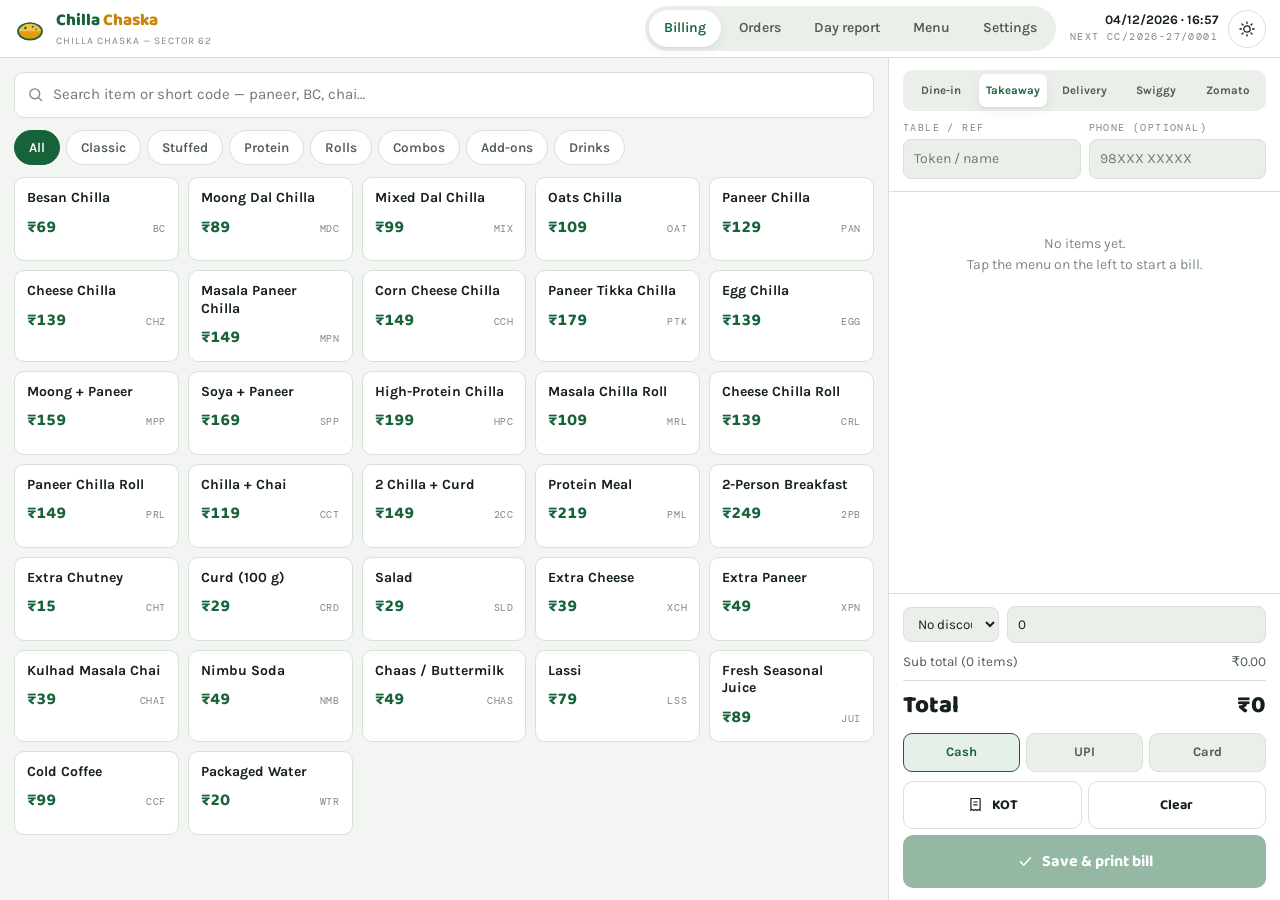
<file: pos/index.html>
<!doctype html>
<html lang="en">
<head>
<meta charset="utf-8">
<meta name="viewport" content="width=device-width, initial-scale=1, viewport-fit=cover">
<title>Chilla Chaska POS</title>
<meta name="description" content="Counter billing for Chilla Chaska — GST bills, KOT tickets, day-end reports. Runs offline in the browser.">
<meta name="theme-color" content="#16633A">
<link rel="preconnect" href="https://fonts.googleapis.com">
<link rel="preconnect" href="https://fonts.gstatic.com" crossorigin>
<link rel="stylesheet" href="https://fonts.googleapis.com/css2?family=Baloo+2:wght@600;700;800&family=DM+Mono:wght@400;500&family=Karla:wght@400;500;600;700;800&display=swap">
<link rel="stylesheet" href="pos.css">
</head>
<body>

<svg width="0" height="0" style="position:absolute" aria-hidden="true" focusable="false"><defs>
  <symbol id="p-search" viewBox="0 0 24 24"><circle cx="11" cy="11" r="7" fill="none" stroke="currentColor" stroke-width="1.8"/><path d="m16.5 16.5 4 4" fill="none" stroke="currentColor" stroke-width="1.8" stroke-linecap="round"/></symbol>
  <symbol id="p-print" viewBox="0 0 24 24"><g fill="none" stroke="currentColor" stroke-width="1.7" stroke-linejoin="round"><path d="M7 9V3.5h10V9"/><path d="M7 18H4.5a1.5 1.5 0 0 1-1.5-1.5v-6A1.5 1.5 0 0 1 4.5 9h15a1.5 1.5 0 0 1 1.5 1.5v6a1.5 1.5 0 0 1-1.5 1.5H17"/><path d="M7 14h10v6.5H7Z"/></g></symbol>
  <symbol id="p-sun" viewBox="0 0 24 24"><g fill="none" stroke="currentColor" stroke-width="1.7" stroke-linecap="round"><circle cx="12" cy="12" r="4.2"/><path d="M12 2.6v2M12 19.4v2M2.6 12h2M19.4 12h2M5.3 5.3l1.4 1.4M17.3 17.3l1.4 1.4M18.7 5.3l-1.4 1.4M6.7 17.3l-1.4 1.4"/></g></symbol>
  <symbol id="p-moon" viewBox="0 0 24 24"><path d="M20.2 14.6A8.6 8.6 0 0 1 9.4 3.8 8.6 8.6 0 1 0 20.2 14.6Z" fill="none" stroke="currentColor" stroke-width="1.7" stroke-linejoin="round"/></symbol>
  <symbol id="p-trash" viewBox="0 0 24 24"><g fill="none" stroke="currentColor" stroke-width="1.7" stroke-linecap="round" stroke-linejoin="round"><path d="M4.5 6.5h15M9.5 6.5V4.2h5v2.3M6.6 6.5l.9 12.3a1.6 1.6 0 0 0 1.6 1.5h5.8a1.6 1.6 0 0 0 1.6-1.5l.9-12.3"/><path d="M10.4 10.2v6.6M13.6 10.2v6.6"/></g></symbol>
  <symbol id="p-check" viewBox="0 0 24 24"><path d="m5 12.6 4.6 4.6L19 6.8" fill="none" stroke="currentColor" stroke-width="2.2" stroke-linecap="round" stroke-linejoin="round"/></symbol>
  <symbol id="p-kot" viewBox="0 0 24 24"><g fill="none" stroke="currentColor" stroke-width="1.7" stroke-linejoin="round"><path d="M5.5 3.5h13v17l-2.2-1.6-2.1 1.6-2.2-1.6-2.1 1.6-2.2-1.6-2.2 1.6Z"/><path d="M9 8.5h6M9 12.5h6"/></g></symbol>
  <symbol id="p-chilla" viewBox="0 0 24 24"><g fill="none" stroke="currentColor" stroke-width="1.7"><circle cx="12" cy="12" r="8.6"/><path d="M3.4 12a8.6 8.6 0 0 0 17.2 0"/></g><circle cx="9" cy="8.4" r=".9" fill="currentColor"/><circle cx="14.6" cy="7.4" r=".8" fill="currentColor"/></symbol>
</defs></svg>

<div class="app">

  <!-- ============================== topbar ============================== -->
  <header class="topbar">
    <div class="tb-brand">
      <svg viewBox="0 0 48 48" aria-hidden="true">
        <ellipse cx="24" cy="29" rx="18" ry="12.5" fill="#F2C14A"/>
        <path d="M6 29a18 12.5 0 0 0 36 0Z" fill="#E79B0C"/>
        <circle cx="17" cy="24" r="1.8" fill="#16633A"/><circle cx="28" cy="22" r="1.5" fill="#16633A"/>
        <circle cx="33" cy="26" r="1.3" fill="#C93A2E"/>
        <ellipse cx="24" cy="29" rx="18" ry="12.5" fill="none" stroke="#16633A" stroke-width="2.6"/>
      </svg>
      <span>
        <b>Chilla<i> Chaska</i></b>
        <small id="tbOutlet">Sector 62, Noida</small>
      </span>
    </div>

    <nav class="tabs" id="tabs" role="tablist" aria-label="Sections">
      <button type="button" role="tab" data-view="billing" aria-selected="true">Billing</button>
      <button type="button" role="tab" data-view="orders" aria-selected="false">Orders</button>
      <button type="button" role="tab" data-view="day" aria-selected="false">Day report</button>
      <button type="button" role="tab" data-view="menu" aria-selected="false">Menu</button>
      <button type="button" role="tab" data-view="settings" aria-selected="false">Settings</button>
    </nav>

    <div class="tb-right">
      <div class="tb-date">
        <b id="tbDate">—</b>
        <span class="lbl" id="tbBillNo">—</span>
      </div>
      <button class="iconbtn" id="themeToggle" type="button" aria-label="Switch colour theme">
        <svg class="i-sun" aria-hidden="true"><use href="#p-sun"></use></svg>
        <svg class="i-moon" aria-hidden="true"><use href="#p-moon"></use></svg>
      </button>
    </div>
  </header>

  <!-- ============================== billing ============================== -->
  <section class="view billing" id="view-billing">
    <div class="catalog">
      <div class="searchrow">
        <label class="search">
          <svg aria-hidden="true"><use href="#p-search"></use></svg>
          <input id="search" type="search" placeholder="Search item or short code — paneer, BC, chai…" autocomplete="off" aria-label="Search the menu">
        </label>
      </div>
      <div class="cats" id="cats" role="tablist" aria-label="Menu categories"></div>
      <div class="items" id="items"></div>
    </div>

    <aside class="till" aria-label="Current order">
      <div class="till-head">
        <div class="seg seg--5" id="orderType" role="tablist" aria-label="Order type">
          <button type="button" role="tab" data-t="dinein" aria-selected="false">Dine-in</button>
          <button type="button" role="tab" data-t="takeaway" aria-selected="true">Takeaway</button>
          <button type="button" role="tab" data-t="delivery" aria-selected="false">Delivery</button>
          <button type="button" role="tab" data-t="swiggy" aria-selected="false">Swiggy</button>
          <button type="button" role="tab" data-t="zomato" aria-selected="false">Zomato</button>
        </div>
        <div class="fieldrow">
          <label class="field"><span class="lbl" id="lblSlot">Table / ref</span>
            <input id="fRef" type="text" placeholder="T1" autocomplete="off" aria-labelledby="lblSlot">
          </label>
          <label class="field"><span class="lbl">Phone (optional)</span>
            <input id="fPhone" type="tel" placeholder="98XXX XXXXX" autocomplete="off">
          </label>
        </div>
      </div>

      <div class="cart" id="cart"></div>

      <div class="till-foot">
        <div class="disc-row">
          <select id="discType" aria-label="Discount type">
            <option value="none">No discount</option>
            <option value="pct">Discount %</option>
            <option value="flat">Discount ₹</option>
          </select>
          <input id="discVal" type="number" min="0" step="1" value="0" inputmode="decimal" aria-label="Discount value" disabled>
        </div>

        <div class="totals" id="totals"></div>

        <div class="paybtns" id="payMode" role="group" aria-label="Payment mode">
          <button class="pay" type="button" data-p="cash" aria-pressed="true">Cash</button>
          <button class="pay" type="button" data-p="upi" aria-pressed="false">UPI</button>
          <button class="pay" type="button" data-p="card" aria-pressed="false">Card</button>
        </div>

        <div class="actions">
          <button class="btn btn--ghost" id="btnKot" type="button">
            <svg aria-hidden="true"><use href="#p-kot"></use></svg> KOT
          </button>
          <button class="btn btn--ghost" id="btnClear" type="button">Clear</button>
          <button class="btn btn--go" id="btnPay" type="button" disabled>
            <svg aria-hidden="true"><use href="#p-check"></use></svg>
            <span id="btnPayLabel">Save &amp; print bill</span>
          </button>
        </div>
      </div>
    </aside>
  </section>

  <!-- ============================== orders ============================== -->
  <section class="view page" id="view-orders" hidden>
    <div class="page-in">
      <div class="page-head">
        <div>
          <h2>Orders</h2>
          <p id="ordersSub">—</p>
        </div>
        <div class="btnrow">
          <label class="field"><span class="lbl">Date</span><input id="ordDate" type="date"></label>
        </div>
      </div>
      <div class="card"><div class="scrollx"><table class="tbl" id="ordersTbl"></table></div></div>
    </div>
  </section>

  <!-- ============================ day report ============================ -->
  <section class="view page" id="view-day" hidden>
    <div class="page-in">
      <div class="page-head">
        <div>
          <h2>Day report</h2>
          <p id="daySub">—</p>
        </div>
        <div class="btnrow">
          <label class="field"><span class="lbl">Date</span><input id="dayDate" type="date"></label>
          <button class="btn btn--ghost" id="btnCsv" type="button">Export CSV</button>
        </div>
      </div>

      <div class="kpis" id="dayKpis"></div>

      <div class="setgrid">
        <div class="card"><h3>By order type</h3><table class="tbl" id="dayType"></table></div>
        <div class="card"><h3>By payment mode</h3><table class="tbl" id="dayPay"></table></div>
      </div>

      <div class="card">
        <h3>Item-wise sales</h3>
        <div class="scrollx"><table class="tbl" id="dayItems"></table></div>
      </div>

      <div class="card" id="csvCard" hidden>
        <h3>CSV</h3>
        <p class="note" style="margin-bottom:10px">If the download is blocked, copy the text below into a spreadsheet.</p>
        <textarea class="io" id="csvOut" readonly rows="8"></textarea>
        <div class="btnrow" style="margin-top:10px">
          <button class="btn btn--ghost" id="btnCsvCopy" type="button">Copy CSV</button>
          <button class="btn btn--ghost" id="btnCsvClose" type="button">Close</button>
        </div>
      </div>
    </div>
  </section>

  <!-- =============================== menu =============================== -->
  <section class="view page" id="view-menu" hidden>
    <div class="page-in">
      <div class="page-head">
        <div>
          <h2>Menu</h2>
          <p>Edit names, prices and short codes. Changes save as you type and apply to the billing screen immediately.</p>
        </div>
        <div class="btnrow">
          <button class="btn btn--ghost" id="btnAddItem" type="button">+ Add item</button>
          <button class="btn btn--ghost btn--danger" id="btnResetMenu" type="button">Reset to default</button>
        </div>
      </div>
      <div class="card"><div class="medit" id="menuEdit"></div></div>
      <p class="note">Short codes print on the KOT so the cook reads the ticket at a glance. Keep them to 2–4 characters.</p>
    </div>
  </section>

  <!-- ============================= settings ============================= -->
  <section class="view page" id="view-settings" hidden>
    <div class="page-in">
      <div class="page-head">
        <div>
          <h2>Settings</h2>
          <p>Everything here prints on the bill. Fill it in before the first real sale.</p>
        </div>
      </div>

      <div class="card">
        <h3>Outlet</h3>
        <div class="setgrid">
          <label class="field"><span class="lbl">Outlet name</span><input id="sOutlet" type="text"></label>
          <label class="field"><span class="lbl">Phone</span><input id="sPhone" type="tel"></label>
          <label class="field" style="grid-column:1/-1"><span class="lbl">Address</span><input id="sAddress" type="text"></label>
          <label class="field"><span class="lbl">GSTIN</span><input id="sGstin" type="text" placeholder="09XXXXXXXXXXXZX"></label>
          <label class="field"><span class="lbl">FSSAI licence no.</span><input id="sFssai" type="text" placeholder="1XXXXXXXXXXXXX"></label>
          <label class="field" style="grid-column:1/-1"><span class="lbl">Bill footer line</span><input id="sFooter" type="text"></label>
        </div>
      </div>

      <div class="card">
        <h3>Tax &amp; charges</h3>
        <div class="setgrid">
          <label class="switch"><input id="sGstOn" type="checkbox">
            <span>Charge GST<small>Turn off until your GST registration is active</small></span>
          </label>
          <label class="switch"><input id="sIncl" type="checkbox">
            <span>Menu prices include GST<small>Matches the printed menu card</small></span>
          </label>
          <label class="field"><span class="lbl">GST rate %</span><input id="sRate" type="number" min="0" max="28" step="0.5"></label>
          <label class="field"><span class="lbl">Packaging charge ₹ (delivery)</span><input id="sPack" type="number" min="0" step="1"></label>
        </div>
        <p class="note" style="margin-top:12px">
          Restaurant service is generally 5% GST without input tax credit, split as 2.5% CGST + 2.5% SGST within Uttar Pradesh.
          Confirm your rate, registration status and invoice-series format with your CA before you bill a customer.
        </p>
      </div>

      <div class="card">
        <h3>Printing</h3>
        <div class="setgrid">
          <label class="field"><span class="lbl">Receipt width</span>
            <select id="sPaper"><option value="80">80 mm (standard thermal)</option><option value="58">58 mm (compact)</option></select>
          </label>
          <label class="field"><span class="lbl">Invoice series prefix</span><input id="sPrefix" type="text" placeholder="CC"></label>
        </div>
      </div>

      <div class="card">
        <h3>Backup</h3>
        <p style="color:var(--ink-3);font-size:13.5px;margin-bottom:10px">
          All data lives in this browser on this device. Nothing is sent anywhere. Copy the backup below somewhere safe at the end of every day —
          clearing the browser's site data wipes your bills.
        </p>
        <textarea class="io" id="backupIo" rows="6" spellcheck="false" aria-label="Backup data"></textarea>
        <div class="btnrow" style="margin-top:10px">
          <button class="btn btn--ghost" id="btnBackup" type="button">Show backup</button>
          <button class="btn btn--ghost" id="btnBackupCopy" type="button">Copy</button>
          <button class="btn btn--amber" id="btnRestore" type="button">Restore from text</button>
        </div>
      </div>

      <div class="card">
        <h3>Danger zone</h3>
        <div class="btnrow">
          <button class="btn btn--danger" id="btnWipeDay" type="button">Delete today's bills</button>
          <button class="btn btn--danger" id="btnWipeAll" type="button">Reset everything</button>
        </div>
      </div>
    </div>
  </section>

</div>

<!-- ============================ receipt modal ============================ -->
<div class="modal" id="modal" hidden role="dialog" aria-modal="true" aria-labelledby="modalTitle">
  <div class="modal-box">
    <div class="modal-head">
      <h3 id="modalTitle">Bill</h3>
      <button class="iconbtn" id="modalClose" type="button" aria-label="Close">✕</button>
    </div>
    <div class="modal-body"><div id="modalReceipt"></div></div>
    <div class="modal-foot">
      <button class="btn btn--ghost" id="modalDone" type="button">Done</button>
      <button class="btn btn--go" id="modalPrint" type="button" style="grid-column:auto">
        <svg aria-hidden="true"><use href="#p-print"></use></svg> Print
      </button>
    </div>
  </div>
</div>

<div id="printRoot"></div>
<div class="toast" id="toast" role="status" aria-live="polite"></div>

<script src="pos.js"></script>
</body>
</html>
</file>
<file: assets/css/styles.css>
/* ==========================================================================
   Chilla Chaska — brand stylesheet
   Palette : cream tiffin ground, deep tawa green, turmeric amber
   Type    : Baloo 2 (display) · Karla (body) · DM Mono (spec labels)
   ========================================================================== */

/* ---------- tokens ---------------------------------------------------- */
:root{
  color-scheme: light dark;

  /* light / cream ground (default) */
  --bg:        #FBF5E6;
  --bg-2:      #F3E9D2;
  --surface:   #FFFDF6;
  --ink:       #17251C;
  --ink-2:     #465A4D;
  --ink-3:     #77897C;
  --line:      #E4D8BD;
  --line-soft: #EEE5D0;

  --green:        #16633A;
  --green-bright: #2E9B5B;
  --green-deep:   #0A2416;
  --haldi:        #E79B0C;
  --haldi-2:      #FFC945;
  --chutney:      #6FA84B;
  --mirchi:       #C93A2E;

  --shadow-1: 0 1px 2px rgba(23,37,28,.05), 0 6px 18px rgba(23,37,28,.06);
  --shadow-2: 0 2px 4px rgba(23,37,28,.06), 0 18px 48px rgba(23,37,28,.12);

  /* fixed "always dark" band tokens — identical in both themes */
  --d-bg:      #0A2416;
  --d-bg2:     #0E3020;
  --d-surface: #123723;
  --d-ink:     #F7F2E2;
  --d-ink2:    #C2D6C7;
  --d-ink3:    #8BA896;
  --d-line:    #1F4C33;

  --r-sm: 8px;
  --r-md: 14px;
  --r-lg: 22px;
  --r-xl: 34px;

  --step--1: clamp(.78rem, .76rem + .1vw, .84rem);
  --step-0:  clamp(1rem, .97rem + .16vw, 1.09rem);
  --step-1:  clamp(1.18rem, 1.1rem + .38vw, 1.4rem);
  --step-2:  clamp(1.45rem, 1.28rem + .8vw, 2rem);
  --step-3:  clamp(1.9rem, 1.55rem + 1.7vw, 3rem);
  --step-4:  clamp(2.5rem, 1.8rem + 3.2vw, 4.6rem);
  --step-5:  clamp(3.1rem, 2rem + 5vw, 6.4rem);

  --head-h: 68px;
}

@media (prefers-color-scheme: dark){
  :root:not([data-theme="light"]){
    --bg:        #0C1710;
    --bg-2:      #112016;
    --surface:   #16291C;
    --ink:       #F2EEDE;
    --ink-2:     #BDCBC0;
    --ink-3:     #89A08F;
    --line:      #26402F;
    --line-soft: #1E3426;
    --green:        #3FB871;
    --green-bright: #5FD68C;
    --haldi:        #F6BE43;
    --haldi-2:      #FFD97A;
    --chutney:      #8FCB63;
    --mirchi:       #F0695D;
    --shadow-1: 0 1px 2px rgba(0,0,0,.4), 0 6px 18px rgba(0,0,0,.35);
    --shadow-2: 0 2px 6px rgba(0,0,0,.45), 0 22px 54px rgba(0,0,0,.5);
  }
}
:root[data-theme="dark"]{
  --bg:        #0C1710;
  --bg-2:      #112016;
  --surface:   #16291C;
  --ink:       #F2EEDE;
  --ink-2:     #BDCBC0;
  --ink-3:     #89A08F;
  --line:      #26402F;
  --line-soft: #1E3426;
  --green:        #3FB871;
  --green-bright: #5FD68C;
  --haldi:        #F6BE43;
  --haldi-2:      #FFD97A;
  --chutney:      #8FCB63;
  --mirchi:       #F0695D;
  --shadow-1: 0 1px 2px rgba(0,0,0,.4), 0 6px 18px rgba(0,0,0,.35);
  --shadow-2: 0 2px 6px rgba(0,0,0,.45), 0 22px 54px rgba(0,0,0,.5);
}

/* ---------- base ------------------------------------------------------ */
*, *::before, *::after{ box-sizing: border-box; }

body{
  margin: 0;
  background: var(--bg);
  color: var(--ink);
  font-family: "Karla", ui-sans-serif, system-ui, -apple-system, "Segoe UI", sans-serif;
  font-size: var(--step-0);
  line-height: 1.6;
  -webkit-font-smoothing: antialiased;
  overflow-x: hidden;
}

h1, h2, h3, h4, .display{
  font-family: "Baloo 2", "Baloo2", ui-rounded, "Trebuchet MS", sans-serif;
  font-weight: 800;
  line-height: 1.04;
  letter-spacing: -.015em;
  margin: 0;
  text-wrap: balance;
}
p{ margin: 0; }
a{ color: inherit; }
img, svg{ max-width: 100%; }
button{ font: inherit; color: inherit; }

::selection{ background: var(--haldi-2); color: #17251C; }

:focus-visible{
  outline: 3px solid var(--haldi);
  outline-offset: 3px;
  border-radius: 4px;
}

.sr-only{
  position:absolute; width:1px; height:1px; padding:0; margin:-1px;
  overflow:hidden; clip:rect(0 0 0 0); white-space:nowrap; border:0;
}

.skip{
  position: absolute; left: 12px; top: -60px; z-index: 200;
  background: var(--green); color: #fff; padding: 10px 16px;
  border-radius: 0 0 var(--r-sm) var(--r-sm); font-weight: 700;
  transition: top .18s ease;
}
.skip:focus{ top: 0; }

/* ---------- layout ---------------------------------------------------- */
.wrap{
  width: 100%;
  max-width: 1180px;
  margin-inline: auto;
  padding-inline: clamp(16px, 4vw, 40px);
}
.wrap--tight{ max-width: 920px; }

.band{
  padding-block: clamp(60px, 8vw, 116px);
  position: relative;
}
.band--dark{
  background: var(--d-bg);
  --bg:        var(--d-bg);
  --bg-2:      var(--d-bg2);
  --surface:   var(--d-surface);
  --ink:       var(--d-ink);
  --ink-2:     var(--d-ink2);
  --ink-3:     var(--d-ink3);
  --line:      var(--d-line);
  --line-soft: var(--d-line);
  --green:     var(--green-bright);
  color: var(--d-ink);
}
.band--alt{ background: var(--bg-2); }

/* ---------- shared bits ----------------------------------------------- */
.eyebrow{
  display: inline-flex; align-items: center; gap: 9px;
  font-family: "DM Mono", ui-monospace, "SFMono-Regular", monospace;
  font-size: .72rem;
  letter-spacing: .18em;
  text-transform: uppercase;
  color: var(--green);
  margin: 0 0 18px;
}
.eyebrow::before{
  content: "";
  width: 22px; height: 2px; border-radius: 2px;
  background: var(--haldi);
}

.sec-head{ max-width: 62ch; margin-bottom: clamp(30px, 4vw, 54px); }
.sec-head h2{ font-size: var(--step-3); }
.sec-head p{
  margin-top: 16px;
  color: var(--ink-2);
  font-size: var(--step-1);
  line-height: 1.5;
  max-width: 58ch;
}

.lede{ color: var(--ink-2); font-size: var(--step-1); line-height: 1.55; }

.amber{ color: var(--haldi); }
.leafy{ color: var(--green); }

.rupee{ font-variant-numeric: tabular-nums; }

/* buttons */
.btn{
  --btn-bg: var(--green);
  --btn-fg: #FFFDF6;
  display: inline-flex; align-items: center; justify-content: center; gap: 10px;
  padding: 14px 26px;
  border: 0; border-radius: 999px;
  background: var(--btn-bg); color: var(--btn-fg);
  font-family: "Baloo 2", ui-rounded, sans-serif;
  font-weight: 700; font-size: 1.02rem; line-height: 1;
  text-decoration: none; cursor: pointer;
  box-shadow: var(--shadow-1);
  transition: transform .22s cubic-bezier(.2,.8,.3,1), box-shadow .22s ease, filter .2s ease;
}
.btn svg{ width: 19px; height: 19px; flex: none; }
.btn:hover{ transform: translateY(-3px); box-shadow: var(--shadow-2); filter: saturate(1.08); }
.btn:active{ transform: translateY(-1px); }

.btn--amber{ --btn-bg: var(--haldi-2); --btn-fg: #2A1C00; }
.btn--ghost{
  --btn-bg: transparent; --btn-fg: var(--ink);
  border: 2px solid var(--line); box-shadow: none;
}
.btn--ghost:hover{ border-color: var(--green); box-shadow: var(--shadow-1); }
.btn--sm{ padding: 10px 18px; font-size: .95rem; }

.chip{
  display: inline-flex; align-items: center; gap: 7px;
  padding: 6px 13px 6px 9px;
  border-radius: 999px;
  border: 1px solid var(--line);
  background: var(--surface);
  font-size: .82rem; font-weight: 600; color: var(--ink-2);
  white-space: nowrap;
}
.chip svg{ width: 16px; height: 16px; color: var(--green); flex: none; }
.chip--hot{ color: var(--mirchi); }
.chip--hot svg{ color: var(--mirchi); }

/* ---------- header ---------------------------------------------------- */
.site-head{
  position: sticky;
  top: env(safe-area-inset-top, 0px);
  z-index: 60;
  background: color-mix(in srgb, var(--bg) 86%, transparent);
  backdrop-filter: blur(14px) saturate(1.3);
  -webkit-backdrop-filter: blur(14px) saturate(1.3);
  border-bottom: 1px solid transparent;
  transition: border-color .25s ease, background .25s ease;
}
.site-head.is-stuck{ border-bottom-color: var(--line); }

.head-in{
  display: flex; align-items: center; gap: 18px;
  height: var(--head-h);
}

.brand{
  display: inline-flex; align-items: center; gap: 11px;
  text-decoration: none; margin-right: auto;
}
.brand-mark{ width: 40px; height: 40px; flex: none; }
.brand-word{ display: grid; line-height: .92; }
.brand-word b{
  font-family: "Baloo 2", ui-rounded, sans-serif;
  font-weight: 800; font-size: 1.3rem;
  color: var(--green); letter-spacing: -.02em;
}
.brand-word b i{ font-style: normal; color: var(--haldi); }
.brand-word span{
  font-family: "DM Mono", monospace;
  font-size: .53rem; letter-spacing: .22em; text-transform: uppercase;
  color: var(--ink-3); margin-top: 3px;
}

.nav{ display: flex; align-items: center; gap: 4px; }
.nav a{
  padding: 9px 13px; border-radius: 999px;
  text-decoration: none; font-weight: 600; font-size: .95rem;
  color: var(--ink-2);
  transition: color .18s ease, background .18s ease;
}
.nav a:hover{ color: var(--ink); background: var(--bg-2); }
.nav a.is-active{ color: var(--green); background: color-mix(in srgb, var(--green) 11%, transparent); }

.head-actions{ display: flex; align-items: center; gap: 8px; }

.icon-btn{
  width: 40px; height: 40px; flex: none;
  display: grid; place-items: center;
  border: 1px solid var(--line); border-radius: 50%;
  background: var(--surface); cursor: pointer;
  transition: border-color .2s ease, transform .2s ease;
}
.icon-btn:hover{ border-color: var(--green); transform: translateY(-2px); }
.icon-btn svg{ width: 19px; height: 19px; }
.icon-btn .i-moon{ display: none; }
:root[data-theme="dark"] .icon-btn .i-moon{ display: block; }
:root[data-theme="dark"] .icon-btn .i-sun{ display: none; }
@media (prefers-color-scheme: dark){
  :root:not([data-theme="light"]) .icon-btn .i-moon{ display: block; }
  :root:not([data-theme="light"]) .icon-btn .i-sun{ display: none; }
}

.burger{ display: none; }

@media (max-width: 940px){
  .nav{
    position: fixed; inset: calc(var(--head-h) + env(safe-area-inset-top, 0px)) 0 auto 0;
    flex-direction: column; align-items: stretch; gap: 2px;
    background: var(--bg);
    border-bottom: 1px solid var(--line);
    padding: 14px clamp(16px, 4vw, 40px) 22px;
    box-shadow: var(--shadow-2);
    transform: translateY(-14px); opacity: 0; pointer-events: none;
    transition: opacity .22s ease, transform .22s ease;
  }
  .nav.is-open{ transform: none; opacity: 1; pointer-events: auto; }
  .nav a{ padding: 13px 14px; font-size: 1.05rem; }
  .burger{ display: grid; }
  .head-cta{ display: none; }
}

/* ---------- hero ------------------------------------------------------ */
.hero{
  position: relative;
  padding-block: clamp(34px, 5vw, 70px) clamp(50px, 7vw, 90px);
  overflow: hidden;
}
.hero::before{
  content: "";
  position: absolute; z-index: 0;
  width: 78vw; max-width: 900px; aspect-ratio: 1;
  right: -22vw; top: -28vw;
  background: radial-gradient(circle, color-mix(in srgb, var(--haldi) 26%, transparent), transparent 66%);
  filter: blur(10px);
  pointer-events: none;
}
.hero-in{
  position: relative; z-index: 1;
  display: grid;
  grid-template-columns: minmax(0, 1.02fr) minmax(0, .98fr);
  gap: clamp(28px, 5vw, 64px);
  align-items: center;
}
@media (max-width: 900px){
  .hero-in{ grid-template-columns: 1fr; }
}

.hero-badge{
  display: inline-flex; align-items: center; gap: 9px;
  padding: 7px 15px 7px 8px; border-radius: 999px;
  background: var(--surface); border: 1px solid var(--line);
  font-size: .82rem; font-weight: 600; color: var(--ink-2);
  box-shadow: var(--shadow-1);
}
.pulse-dot{
  width: 9px; height: 9px; border-radius: 50%;
  background: var(--chutney); flex: none;
  box-shadow: 0 0 0 0 color-mix(in srgb, var(--chutney) 70%, transparent);
}

.hero h1{
  font-size: var(--step-5);
  margin: 22px 0 0;
  letter-spacing: -.03em;
}
.hero h1 .w{ display: inline-block; }
.hero h1 em{
  font-style: normal;
  color: var(--haldi);
  position: relative;
}
.hero h1 em::after{
  content: "";
  position: absolute; left: 2%; right: 2%; bottom: .06em; height: .1em;
  border-radius: 99px;
  background: color-mix(in srgb, var(--haldi) 45%, transparent);
  transform: scaleX(0); transform-origin: left;
  animation: underline-in .8s .9s cubic-bezier(.2,.8,.3,1) forwards;
}
@keyframes underline-in{ to{ transform: scaleX(1); } }

.hero-sub{
  margin-top: 20px;
  font-size: var(--step-1);
  color: var(--ink-2);
  max-width: 46ch;
  line-height: 1.5;
}

.hero-cta{ display: flex; flex-wrap: wrap; gap: 12px; margin-top: 30px; }

.hero-chips{ display: flex; flex-wrap: wrap; gap: 8px; margin-top: 26px; }

/* the tawa (griddle) */
.tawa-stage{
  position: relative;
  aspect-ratio: 1;
  max-width: 540px;
  margin-inline: auto;
  width: 100%;
  display: grid;
  place-items: center;
}
.tawa{
  position: relative;
  width: 74%; aspect-ratio: 1;
  display: grid; place-items: center;
}
.tawa svg{ width: 100%; height: 100%; overflow: visible; }

.orbit{
  position: absolute; inset: 0;
  animation: spin 34s linear infinite;
  pointer-events: none;
}
.orbit--rev{ animation-duration: 46s; animation-direction: reverse; }
@keyframes spin{ to{ transform: rotate(360deg); } }

.orb-item{
  position: absolute; top: 50%; left: 50%;
  width: 62px; height: 62px; margin: -31px 0 0 -31px;
  border-radius: 50%;
  background: var(--surface);
  border: 1px solid var(--line);
  box-shadow: var(--shadow-1);
  display: grid; place-items: center;
  transform: rotate(var(--a)) translate(var(--r)) rotate(calc(-1 * var(--a)));
}
.orb-item > span{
  display: grid; place-items: center; width: 100%; height: 100%;
  animation: spin-back 34s linear infinite;
}
.orbit--rev .orb-item > span{ animation-duration: 46s; animation-direction: reverse; }
@keyframes spin-back{ to{ transform: rotate(-360deg); } }
.orb-item svg{ width: 32px; height: 32px; }
@media (max-width: 560px){
  .orb-item{ width: 48px; height: 48px; margin: -24px 0 0 -24px; }
  .orb-item svg{ width: 25px; height: 25px; }
}

.sizzle{ position: absolute; inset: 0; pointer-events: none; }
.sizzle i{
  position: absolute;
  width: 5px; height: 5px; border-radius: 50%;
  background: var(--haldi-2);
  opacity: 0;
  animation: sizzle 2.6s var(--d, 0s) ease-out infinite;
}
@keyframes sizzle{
  0%   { opacity: 0; transform: translateY(0) scale(.4); }
  12%  { opacity: .95; }
  100% { opacity: 0; transform: translateY(-120px) scale(1.25); }
}

.steam path{
  stroke-dasharray: 8 72;
  animation: steam 3.4s linear infinite;
}
.steam path:nth-child(2){ animation-delay: .9s; }
.steam path:nth-child(3){ animation-delay: 1.8s; }
@keyframes steam{
  0%  { stroke-dashoffset: 80; opacity: 0; }
  22% { opacity: .75; }
  100%{ stroke-dashoffset: -60; opacity: 0; }
}

.batter-spread{
  transform-origin: 50% 50%;
  animation: spread 1.25s .25s cubic-bezier(.2,.9,.25,1) backwards;
}
@keyframes spread{ from{ transform: scale(.14); opacity: .3; } to{ transform: scale(1); opacity: 1; } }

.price-tag{
  position: absolute; z-index: 3;
  right: 2%; bottom: 10%;
  background: var(--surface);
  border: 1px solid var(--line);
  border-radius: var(--r-md);
  padding: 11px 15px;
  box-shadow: var(--shadow-2);
  display: grid; gap: 2px;
  animation: float 5s ease-in-out infinite;
}
.price-tag b{
  font-family: "Baloo 2", sans-serif; font-size: 1.32rem; color: var(--green);
}
.price-tag span{
  font-family: "DM Mono", monospace; font-size: .62rem;
  letter-spacing: .14em; text-transform: uppercase; color: var(--ink-3);
}
.price-tag--alt{ right: auto; left: 0; bottom: auto; top: 8%; animation-delay: 1.4s; }
@keyframes float{
  0%,100%{ transform: translateY(0); }
  50%    { transform: translateY(-11px); }
}

/* ---------- stat strip ------------------------------------------------ */
.stats{
  display: grid;
  grid-template-columns: repeat(4, minmax(0, 1fr));
  gap: 1px;
  background: var(--line);
  border-block: 1px solid var(--line);
}
.stat{
  background: var(--bg);
  padding: clamp(20px, 3vw, 34px) clamp(14px, 2.4vw, 26px);
  display: grid; gap: 4px;
}
.stat b{
  font-family: "Baloo 2", sans-serif;
  font-size: clamp(1.9rem, 1.3rem + 2.1vw, 3rem);
  line-height: 1; color: var(--green);
  font-variant-numeric: tabular-nums;
}
.stat span{ font-size: .86rem; color: var(--ink-3); line-height: 1.35; }
@media (max-width: 720px){
  .stats{ grid-template-columns: repeat(2, minmax(0, 1fr)); }
}

/* ---------- marquee --------------------------------------------------- */
.marquee{
  background: var(--green-deep);
  color: #F7F2E2;
  padding-block: 15px;
  overflow: hidden;
  border-block: 3px solid var(--haldi);
}
.marquee-track{
  display: flex; width: max-content;
  animation: slide 34s linear infinite;
}
.marquee:hover .marquee-track{ animation-play-state: paused; }
.marquee-track span{
  display: inline-flex; align-items: center; gap: 22px;
  padding-right: 22px;
  font-family: "Baloo 2", sans-serif; font-weight: 700;
  font-size: clamp(1rem, .9rem + .5vw, 1.35rem);
  letter-spacing: .01em; white-space: nowrap;
}
.marquee-track span::after{ content: "✦"; color: var(--haldi-2); font-size: .8em; }
@keyframes slide{ to{ transform: translateX(-50%); } }

/* ---------- pillars --------------------------------------------------- */
.pillars{
  display: grid;
  grid-template-columns: repeat(auto-fit, minmax(230px, 1fr));
  gap: clamp(14px, 2vw, 22px);
}
.pillar{
  background: var(--surface);
  border: 1px solid var(--line);
  border-radius: var(--r-lg);
  padding: clamp(22px, 2.6vw, 30px);
  display: grid; gap: 12px; align-content: start;
  transition: transform .3s cubic-bezier(.2,.8,.3,1), box-shadow .3s ease, border-color .3s ease;
}
.pillar:hover{ transform: translateY(-6px); box-shadow: var(--shadow-2); border-color: color-mix(in srgb, var(--green) 40%, var(--line)); }
.pillar-ic{
  width: 52px; height: 52px; border-radius: 16px;
  display: grid; place-items: center;
  background: color-mix(in srgb, var(--haldi) 18%, var(--surface));
  color: var(--green);
}
.pillar-ic svg{ width: 28px; height: 28px; }
.pillar h3{ font-size: var(--step-1); }
.pillar p{ color: var(--ink-2); font-size: .96rem; }
.pillar .tiny{
  font-family: "DM Mono", monospace; font-size: .68rem;
  letter-spacing: .13em; text-transform: uppercase; color: var(--ink-3);
}

/* ---------- chilla lab ------------------------------------------------ */
.lab{
  display: grid;
  grid-template-columns: minmax(0, 1fr) minmax(0, 1.08fr);
  gap: clamp(26px, 4vw, 56px);
  align-items: start;
}
@media (max-width: 960px){ .lab{ grid-template-columns: 1fr; } }

.lab-figure{
  position: sticky; top: calc(var(--head-h) + 26px + env(safe-area-inset-top, 0px));
  display: grid; gap: 18px;
}
@media (max-width: 960px){ .lab-figure{ position: static; } }

.plate{
  position: relative;
  aspect-ratio: 1;
  border-radius: 50%;
  background:
    radial-gradient(circle at 50% 44%, color-mix(in srgb, var(--haldi) 14%, var(--surface)), var(--surface) 62%),
    var(--surface);
  border: 1px solid var(--line);
  box-shadow: var(--shadow-2);
  display: grid; place-items: center;
  overflow: visible;
}
.plate::after{
  content: "";
  position: absolute; inset: 7%;
  border-radius: 50%;
  border: 1px dashed color-mix(in srgb, var(--green) 26%, transparent);
  pointer-events: none;
}
.plate > svg{ width: 78%; height: auto; }

.hot{
  position: absolute;
  width: 30px; height: 30px;
  transform: translate(-50%, -50%);
  left: var(--x); top: var(--y);
  border-radius: 50%;
  border: 2px solid var(--surface);
  background: var(--green);
  color: #fff;
  font-family: "DM Mono", monospace; font-size: .72rem; font-weight: 500;
  display: grid; place-items: center;
  cursor: pointer;
  box-shadow: 0 4px 12px rgba(0,0,0,.22);
  transition: transform .25s cubic-bezier(.2,.8,.3,1), background .25s ease;
  z-index: 2;
}
.hot:hover, .hot.is-on{ background: var(--haldi); color: #2A1C00; transform: translate(-50%,-50%) scale(1.22); }
.hot::before{
  content: "";
  position: absolute; inset: -6px;
  border-radius: 50%;
  border: 2px solid color-mix(in srgb, var(--green) 55%, transparent);
  opacity: 0;
  animation: ping 2.6s var(--pd, 0s) ease-out infinite;
}
@keyframes ping{
  0%  { transform: scale(.7); opacity: .8; }
  70% { transform: scale(1.5); opacity: 0; }
  100%{ opacity: 0; }
}

.hot-note{
  min-height: 74px;
  background: var(--surface);
  border: 1px solid var(--line);
  border-left: 4px solid var(--haldi);
  border-radius: var(--r-md);
  padding: 15px 18px;
  display: grid; gap: 4px; align-content: center;
}
.hot-note b{ font-family: "Baloo 2", sans-serif; font-size: 1.1rem; }
.hot-note p{ color: var(--ink-2); font-size: .93rem; }

/* variant picker */
.variants{
  display: flex; flex-wrap: wrap; gap: 8px;
  margin-bottom: 24px;
}
.variant{
  border: 1px solid var(--line);
  background: var(--surface);
  color: var(--ink-2);
  border-radius: 999px;
  padding: 9px 17px;
  font-weight: 700; font-size: .93rem;
  cursor: pointer;
  transition: all .22s cubic-bezier(.2,.8,.3,1);
}
.variant:hover{ border-color: var(--green); color: var(--ink); transform: translateY(-2px); }
.variant[aria-selected="true"]{
  background: var(--green); border-color: var(--green); color: #FFFDF6;
  box-shadow: var(--shadow-1);
}

.recipe{
  background: var(--surface);
  border: 1px solid var(--line);
  border-radius: var(--r-xl);
  padding: clamp(22px, 3vw, 34px);
  box-shadow: var(--shadow-1);
}
.recipe-top{
  display: flex; flex-wrap: wrap; align-items: baseline;
  justify-content: space-between; gap: 12px;
  padding-bottom: 18px; border-bottom: 1px solid var(--line-soft);
}
.recipe-top h3{ font-size: var(--step-2); }
.recipe-top .price{
  font-family: "Baloo 2", sans-serif; font-weight: 800;
  font-size: var(--step-2); color: var(--green);
}
.recipe-desc{ color: var(--ink-2); margin-top: 16px; }

.spec{
  display: grid;
  grid-template-columns: repeat(4, minmax(0, 1fr));
  gap: 10px;
  margin-top: 22px;
}
@media (max-width: 480px){ .spec{ grid-template-columns: repeat(2, minmax(0,1fr)); } }
.spec > div{
  background: var(--bg-2);
  border-radius: var(--r-md);
  padding: 13px 14px;
  display: grid; gap: 3px;
}
.spec dt{
  font-family: "DM Mono", monospace; font-size: .62rem;
  letter-spacing: .14em; text-transform: uppercase; color: var(--ink-3);
}
.spec dd{
  margin: 0;
  font-family: "Baloo 2", sans-serif; font-weight: 700; font-size: 1.28rem;
  color: var(--ink); font-variant-numeric: tabular-nums; line-height: 1.1;
}

.ing-head{
  font-family: "DM Mono", monospace; font-size: .68rem;
  letter-spacing: .16em; text-transform: uppercase; color: var(--ink-3);
  margin: 26px 0 12px;
  display: flex; align-items: center; gap: 10px;
}
.ing-head::after{ content: ""; flex: 1; height: 1px; background: var(--line-soft); }

.ings{ display: flex; flex-wrap: wrap; gap: 8px; list-style: none; padding: 0; margin: 0; }
.ings li{
  display: inline-flex; align-items: center; gap: 8px;
  background: var(--bg-2);
  border-radius: 999px;
  padding: 7px 14px 7px 9px;
  font-size: .89rem; font-weight: 600;
  animation: pop .38s cubic-bezier(.2,.9,.3,1) backwards;
}
.ings li:nth-child(2){ animation-delay: .03s; }
.ings li:nth-child(3){ animation-delay: .06s; }
.ings li:nth-child(4){ animation-delay: .09s; }
.ings li:nth-child(5){ animation-delay: .12s; }
.ings li:nth-child(6){ animation-delay: .15s; }
.ings li:nth-child(7){ animation-delay: .18s; }
.ings li:nth-child(8){ animation-delay: .21s; }
.ings li svg{ width: 21px; height: 21px; color: var(--green); flex: none; }
.ings li small{ color: var(--ink-3); font-weight: 500; font-size: .84em; }
@keyframes pop{ from{ opacity: 0; transform: translateY(8px) scale(.94); } }

.allergen{
  margin-top: 22px; padding-top: 18px;
  border-top: 1px solid var(--line-soft);
  display: flex; flex-wrap: wrap; gap: 8px;
}

/* cross-section layers */
.layers{
  display: grid;
  gap: 10px;
  counter-reset: layer;
}
.layer{
  display: grid;
  grid-template-columns: 56px minmax(0, 1fr);
  gap: 16px; align-items: center;
  background: var(--surface);
  border: 1px solid var(--line);
  border-radius: var(--r-md);
  padding: 14px 18px 14px 14px;
  transition: transform .28s cubic-bezier(.2,.8,.3,1), border-color .28s ease;
}
.layer:hover{ transform: translateX(8px); border-color: color-mix(in srgb, var(--haldi) 55%, var(--line)); }
.layer-swatch{
  height: 38px; border-radius: 9px;
  background: var(--sw);
  box-shadow: inset 0 -6px 12px rgba(0,0,0,.12);
}
.layer b{ font-family: "Baloo 2", sans-serif; font-size: 1.06rem; display: block; }
.layer p{ color: var(--ink-2); font-size: .9rem; margin-top: 2px; }

/* ---------- process --------------------------------------------------- */
.steps{
  display: grid;
  grid-template-columns: repeat(auto-fit, minmax(198px, 1fr));
  gap: clamp(14px, 2vw, 20px);
  position: relative;
}
.step{
  background: var(--surface);
  border: 1px solid var(--line);
  border-radius: var(--r-lg);
  padding: 24px 22px;
  display: grid; gap: 10px; align-content: start;
  position: relative;
  overflow: hidden;
}
.step::before{
  content: "";
  position: absolute; left: 0; top: 0; bottom: 0; width: 4px;
  background: linear-gradient(var(--haldi), var(--green));
  transform: scaleY(0); transform-origin: top;
  transition: transform .5s cubic-bezier(.2,.8,.3,1);
}
.step.in::before{ transform: scaleY(1); }
.step-n{
  font-family: "DM Mono", monospace; font-size: .7rem;
  letter-spacing: .14em; color: var(--haldi); font-weight: 500;
}
.step h3{ font-size: 1.16rem; }
.step p{ color: var(--ink-2); font-size: .94rem; }
.step .time{
  font-family: "DM Mono", monospace; font-size: .72rem;
  color: var(--ink-3); border-top: 1px dashed var(--line); padding-top: 10px; margin-top: 4px;
}

/* ---------- menu ------------------------------------------------------ */
.menu-tabs{
  display: flex; gap: 6px; flex-wrap: wrap;
  margin-bottom: 28px;
  padding: 6px;
  background: var(--bg-2);
  border-radius: 999px;
  width: fit-content;
  max-width: 100%;
}
.menu-tabs button{
  border: 0; background: transparent; color: var(--ink-2);
  padding: 10px 18px; border-radius: 999px;
  font-weight: 700; font-size: .93rem; cursor: pointer;
  transition: background .22s ease, color .22s ease;
}
.menu-tabs button:hover{ color: var(--ink); }
.menu-tabs button[aria-selected="true"]{ background: var(--surface); color: var(--green); box-shadow: var(--shadow-1); }

.menu-grid{
  display: grid;
  grid-template-columns: repeat(auto-fit, minmax(310px, 1fr));
  gap: clamp(8px, 1.4vw, 16px) clamp(24px, 4vw, 56px);
}
.menu-row{
  display: grid;
  grid-template-columns: 44px minmax(0,1fr) auto;
  gap: 14px; align-items: baseline;
  padding: 15px 0;
  border-bottom: 1px dashed var(--line);
  animation: rise .4s cubic-bezier(.2,.9,.3,1) backwards;
}
@keyframes rise{ from{ opacity: 0; transform: translateY(12px); } }
.menu-row .mi{
  grid-row: span 2;
  width: 44px; height: 44px; border-radius: 13px;
  background: color-mix(in srgb, var(--green) 10%, var(--surface));
  display: grid; place-items: center;
  align-self: center;
}
.menu-row .mi svg{ width: 24px; height: 24px; color: var(--green); }
.menu-row .mname{
  font-family: "Baloo 2", sans-serif; font-weight: 700; font-size: 1.1rem;
  display: flex; align-items: center; gap: 8px; flex-wrap: wrap;
}
.menu-row .mdesc{
  grid-column: 2 / -1;
  color: var(--ink-3); font-size: .87rem; line-height: 1.45; margin-top: 2px;
}
.menu-row .mprice{
  font-family: "Baloo 2", sans-serif; font-weight: 800; font-size: 1.14rem;
  color: var(--green); font-variant-numeric: tabular-nums; white-space: nowrap;
}
.tag{
  font-family: "DM Mono", monospace; font-size: .58rem;
  letter-spacing: .1em; text-transform: uppercase;
  padding: 3px 7px; border-radius: 5px; font-weight: 500;
  background: color-mix(in srgb, var(--haldi) 24%, transparent);
  color: color-mix(in srgb, var(--haldi) 82%, var(--ink));
}
.tag--veg{ background: color-mix(in srgb, var(--chutney) 22%, transparent); color: color-mix(in srgb, var(--chutney) 78%, var(--ink)); }
.tag--hot{ background: color-mix(in srgb, var(--mirchi) 18%, transparent); color: var(--mirchi); }

.menu-note{
  margin-top: 26px;
  font-size: .86rem; color: var(--ink-3);
  border-top: 1px solid var(--line); padding-top: 18px;
  max-width: 70ch;
}

/* ---------- drinks ---------------------------------------------------- */
.shelf{
  display: grid;
  grid-template-columns: repeat(auto-fit, minmax(176px, 1fr));
  gap: clamp(12px, 2vw, 20px);
}
.drink{
  background: var(--surface);
  border: 1px solid var(--line);
  border-radius: var(--r-lg);
  padding: 20px 18px 18px;
  display: grid; gap: 4px; justify-items: center; text-align: center;
  transition: transform .34s cubic-bezier(.2,.8,.3,1), box-shadow .34s ease;
}
.drink:hover{ transform: translateY(-8px) rotate(-1.2deg); box-shadow: var(--shadow-2); }
.drink-glass{ width: 92px; height: 116px; margin-bottom: 10px; }
.drink:hover .drink-glass{ animation: shake .6s ease-in-out; }
@keyframes shake{
  0%,100%{ transform: rotate(0); }
  25%{ transform: rotate(-5deg); }
  75%{ transform: rotate(5deg); }
}
.drink b{ font-family: "Baloo 2", sans-serif; font-size: 1.05rem; }
.drink small{ color: var(--ink-3); font-size: .82rem; line-height: 1.4; }
.drink .mprice{
  margin-top: 8px;
  font-family: "Baloo 2", sans-serif; font-weight: 800; color: var(--haldi); font-size: 1.1rem;
}
.liquid{ transform-origin: 50% 100%; }
.in .liquid, .drink .liquid{ animation: fill 1.1s cubic-bezier(.3,.9,.3,1) backwards; }
@keyframes fill{ from{ transform: scaleY(0); } }
.bub{ animation: bub 2.4s var(--d, 0s) ease-in-out infinite; }
@keyframes bub{
  0%  { transform: translateY(0); opacity: 0; }
  25% { opacity: .9; }
  100%{ transform: translateY(-34px); opacity: 0; }
}

/* ---------- packaging ------------------------------------------------- */
.pack{
  display: grid;
  grid-template-columns: repeat(auto-fit, minmax(240px, 1fr));
  gap: clamp(14px, 2vw, 22px);
}
.pack-card{
  border: 1px solid var(--line);
  border-radius: var(--r-lg);
  padding: 26px 24px;
  background: var(--surface);
  display: grid; gap: 10px; align-content: start;
}
.pack-card svg{ width: 34px; height: 34px; color: var(--haldi); }
.pack-card h3{ font-size: 1.12rem; }
.pack-card p{ color: var(--ink-2); font-size: .94rem; }

.dot-test{
  display: grid; gap: 12px;
  margin-top: clamp(28px, 4vw, 44px);
  border: 1px solid var(--line); border-radius: var(--r-lg);
  padding: clamp(20px, 3vw, 30px);
  background: var(--bg-2);
}
.bar-row{ display: grid; grid-template-columns: 92px 1fr 54px; gap: 14px; align-items: center; }
.bar-row .lbl{ font-family: "DM Mono", monospace; font-size: .75rem; color: var(--ink-3); }
.bar-track{ height: 10px; border-radius: 99px; background: var(--line); overflow: hidden; }
.bar-fill{
  height: 100%; border-radius: 99px;
  background: linear-gradient(90deg, var(--green), var(--haldi));
  width: var(--w); transform-origin: left; transform: scaleX(0);
  transition: transform .9s cubic-bezier(.2,.8,.3,1);
}
.in .bar-fill{ transform: scaleX(1); }
.bar-row .val{ font-family: "DM Mono", monospace; font-size: .8rem; text-align: right; color: var(--ink-2); }

/* ---------- locations ------------------------------------------------- */
.locs{ display: grid; grid-template-columns: repeat(auto-fit, minmax(258px, 1fr)); gap: clamp(14px,2vw,22px); }
.loc{
  border: 1px solid var(--line);
  border-radius: var(--r-lg);
  padding: clamp(22px, 2.6vw, 30px);
  background: var(--surface);
  display: grid; gap: 12px; align-content: start;
  position: relative; overflow: hidden;
}
.loc--lead{
  background: linear-gradient(160deg, color-mix(in srgb, var(--green) 14%, var(--surface)), var(--surface));
  border-color: color-mix(in srgb, var(--green) 45%, var(--line));
}
.loc-status{
  position: absolute; top: 18px; right: 18px;
  font-family: "DM Mono", monospace; font-size: .6rem;
  letter-spacing: .12em; text-transform: uppercase;
  padding: 5px 10px; border-radius: 99px;
  background: var(--bg-2); color: var(--ink-3);
}
.loc--lead .loc-status{ background: var(--haldi-2); color: #2A1C00; }
.loc h3{ font-size: var(--step-1); padding-right: 92px; }
.loc .addr{ color: var(--ink-2); font-size: .94rem; }
.loc dl{ margin: 6px 0 0; display: grid; gap: 7px; font-size: .88rem; }
.loc dl > div{ display: flex; gap: 10px; justify-content: space-between; border-bottom: 1px dashed var(--line); padding-bottom: 7px; }
.loc dt{ color: var(--ink-3); }
.loc dd{ margin: 0; font-weight: 700; text-align: right; }

/* ---------- order channels -------------------------------------------- */
.channels{ display: grid; grid-template-columns: repeat(auto-fit, minmax(212px, 1fr)); gap: 14px; }
.channel{
  display: flex; align-items: center; gap: 14px;
  border: 1px solid var(--line); border-radius: var(--r-lg);
  background: var(--surface);
  padding: 18px 20px;
  text-decoration: none;
  transition: transform .26s cubic-bezier(.2,.8,.3,1), border-color .26s ease, box-shadow .26s ease;
}
.channel:hover{ transform: translateY(-5px); border-color: var(--green); box-shadow: var(--shadow-2); }
.channel svg{ width: 28px; height: 28px; color: var(--green); flex: none; }
.channel b{ font-family: "Baloo 2", sans-serif; font-size: 1.05rem; display: block; }
.channel small{ color: var(--ink-3); font-size: .82rem; }

/* ---------- faq ------------------------------------------------------- */
.faq{ display: grid; gap: 10px; }
.qa{
  border: 1px solid var(--line);
  border-radius: var(--r-md);
  background: var(--surface);
  overflow: hidden;
}
.qa summary{
  cursor: pointer; list-style: none;
  padding: 18px 54px 18px 20px;
  font-family: "Baloo 2", sans-serif; font-weight: 700; font-size: 1.06rem;
  position: relative;
}
.qa summary::-webkit-details-marker{ display: none; }
.qa summary::after{
  content: "+";
  position: absolute; right: 20px; top: 50%; transform: translateY(-50%);
  font-size: 1.5rem; color: var(--green); line-height: 1;
  transition: transform .25s ease;
}
.qa[open] summary::after{ transform: translateY(-50%) rotate(45deg); }
.qa-body{
  padding: 0 20px 20px;
  color: var(--ink-2); font-size: .96rem;
  animation: reveal .3s ease;
}
@keyframes reveal{ from{ opacity: 0; transform: translateY(-6px); } }

/* ---------- cta / contact --------------------------------------------- */
.cta-box{
  border-radius: var(--r-xl);
  background: linear-gradient(145deg, var(--d-bg2), var(--d-bg));
  color: var(--d-ink);
  padding: clamp(30px, 5vw, 62px);
  display: grid;
  grid-template-columns: minmax(0, 1.15fr) minmax(0, .85fr);
  gap: clamp(24px, 4vw, 48px);
  align-items: center;
  position: relative; overflow: hidden;
  border: 1px solid var(--d-line);
}
@media (max-width: 820px){ .cta-box{ grid-template-columns: 1fr; } }
.cta-box::before{
  content: "";
  position: absolute; right: -14%; top: -40%;
  width: 60%; aspect-ratio: 1; border-radius: 50%;
  background: radial-gradient(circle, rgba(255,201,69,.22), transparent 66%);
  pointer-events: none;
}
.cta-box h2{ font-size: var(--step-3); position: relative; }
.cta-box p{ color: var(--d-ink2); margin-top: 14px; max-width: 46ch; position: relative; }

.form{ display: grid; gap: 12px; position: relative; }
.form label{
  font-family: "DM Mono", monospace; font-size: .66rem;
  letter-spacing: .14em; text-transform: uppercase; color: var(--d-ink3);
}
.form input, .form select, .form textarea{
  width: 100%;
  background: rgba(255,255,255,.06);
  border: 1px solid var(--d-line);
  border-radius: var(--r-md);
  padding: 13px 15px;
  color: var(--d-ink);
  font: inherit; font-size: .96rem;
}
.form input::placeholder, .form textarea::placeholder{ color: var(--d-ink3); }
.form input:focus, .form select:focus, .form textarea:focus{ border-color: var(--haldi-2); outline: none; }
.form .row{ display: grid; grid-template-columns: 1fr 1fr; gap: 12px; }
@media (max-width: 480px){ .form .row{ grid-template-columns: 1fr; } }
.form-note{ font-size: .8rem; color: var(--d-ink3); }
.form-ok{
  border: 1px solid var(--chutney); border-radius: var(--r-md);
  background: rgba(143,203,99,.12);
  padding: 13px 16px; font-size: .92rem; color: var(--d-ink);
}

/* ---------- footer ---------------------------------------------------- */
.site-foot{
  background: var(--d-bg);
  color: var(--d-ink2);
  padding-block: clamp(46px, 6vw, 76px) 28px;
  border-top: 4px solid var(--haldi);
}
.foot-grid{
  display: grid;
  grid-template-columns: minmax(0, 1.4fr) repeat(3, minmax(0, 1fr));
  gap: clamp(24px, 3vw, 40px);
}
@media (max-width: 800px){ .foot-grid{ grid-template-columns: 1fr 1fr; } }
@media (max-width: 460px){ .foot-grid{ grid-template-columns: 1fr; } }
.site-foot h4{
  font-family: "DM Mono", monospace; font-weight: 500;
  font-size: .68rem; letter-spacing: .17em; text-transform: uppercase;
  color: var(--d-ink3); margin-bottom: 14px;
}
.foot-links{ list-style: none; padding: 0; margin: 0; display: grid; gap: 9px; font-size: .93rem; }
.foot-links a{ text-decoration: none; color: var(--d-ink2); transition: color .18s ease; }
.foot-links a:hover{ color: var(--haldi-2); }
.foot-brand p{ margin-top: 14px; font-size: .93rem; max-width: 34ch; color: var(--d-ink3); }
.foot-bottom{
  margin-top: clamp(32px, 4vw, 52px);
  padding-top: 20px;
  border-top: 1px solid var(--d-line);
  display: flex; flex-wrap: wrap; gap: 12px; justify-content: space-between;
  font-size: .8rem; color: var(--d-ink3);
}

/* ---------- scroll reveal (progressive) -------------------------------- */
.js-anim .reveal{
  opacity: 0;
  transform: translateY(26px);
  transition: opacity .7s cubic-bezier(.2,.8,.3,1), transform .7s cubic-bezier(.2,.8,.3,1);
  transition-delay: var(--rd, 0s);
}
.js-anim .reveal.in{ opacity: 1; transform: none; }

/* ---------- scroll progress ------------------------------------------- */
.progress{
  position: fixed; left: 0; right: 0; top: 0; height: 3px;
  z-index: 90; pointer-events: none;
  background: linear-gradient(90deg, var(--haldi), var(--green-bright));
  transform: scaleX(0); transform-origin: left;
}

/* ---------- reduced motion -------------------------------------------- */
@media (prefers-reduced-motion: reduce){
  *, *::before, *::after{
    animation-duration: .001ms !important;
    animation-iteration-count: 1 !important;
    transition-duration: .001ms !important;
    scroll-behavior: auto !important;
  }
  .js-anim .reveal{ opacity: 1; transform: none; }
  .bar-fill{ transform: scaleX(1); }
}

/* ---------- late additions -------------------------------------------- */
.tawa-stage{ --r1: clamp(102px, 25vw, 178px); --r2: clamp(134px, 33vw, 230px); }
@media (max-width: 620px){ .tawa-stage{ --r1: 96px; --r2: 132px; } }

#pinLayer{ position: absolute; inset: 12%; pointer-events: none; }
#pinLayer .hot{ pointer-events: auto; }

.liquid{ transform-box: fill-box; }
.drink-glass .liquid{ animation: fill 1.2s cubic-bezier(.3,.9,.3,1) backwards; }

.hero-badge .pulse-dot{ animation: beat 2.2s ease-out infinite; }
@keyframes beat{
  0%  { box-shadow: 0 0 0 0 color-mix(in srgb, var(--chutney) 65%, transparent); }
  70% { box-shadow: 0 0 0 9px transparent; }
  100%{ box-shadow: 0 0 0 0 transparent; }
}

.recipe .tag{ background: color-mix(in srgb, var(--green) 20%, transparent); color: var(--green); }

.menu-row[hidden]{ display: none !important; }
</file>
<file: pos/pos.css>
/* ==========================================================================
   Chilla Chaska POS — counter billing
   A tool, not a page: dense, high contrast, tablet-sized tap targets.
   ========================================================================== */

:root{
  color-scheme: light dark;

  --bg:      #F2F5F1;
  --panel:   #FFFFFF;
  --panel-2: #EBEFEA;
  --panel-3: #E2E8E1;
  --ink:     #15211A;
  --ink-2:   #4E5C53;
  --ink-3:   #7B897F;
  --line:    #D8E0D8;

  --green:      #16633A;
  --green-ink:  #FFFFFF;
  --green-tint: #E4F0E8;
  --haldi:      #C9840A;
  --haldi-tint: #FDF1D8;
  --red:        #BE3A2E;
  --red-tint:   #FBE6E3;
  --blue:       #2D5D8E;
  --blue-tint:  #E3ECF5;

  --shadow-1: 0 1px 2px rgba(20,33,26,.06), 0 4px 12px rgba(20,33,26,.06);
  --shadow-2: 0 6px 28px rgba(20,33,26,.18);

  --r: 10px;
  --r-lg: 16px;
  --till-w: 392px;
}

@media (prefers-color-scheme: dark){
  :root:not([data-theme="light"]){
    --bg:      #0D1411;
    --panel:   #151F19;
    --panel-2: #1C2822;
    --panel-3: #24322A;
    --ink:     #E9F0EA;
    --ink-2:   #B3C2B7;
    --ink-3:   #7F9186;
    --line:    #26352C;
    --green:      #3FB871;
    --green-ink:  #06170D;
    --green-tint: #17301F;
    --haldi:      #F0B444;
    --haldi-tint: #2E2513;
    --red:        #EF6C5F;
    --red-tint:   #2E1815;
    --blue:       #79A8DA;
    --blue-tint:  #16232E;
    --shadow-1: 0 1px 2px rgba(0,0,0,.5), 0 4px 12px rgba(0,0,0,.4);
    --shadow-2: 0 8px 34px rgba(0,0,0,.6);
  }
}
:root[data-theme="dark"]{
  --bg:      #0D1411;
  --panel:   #151F19;
  --panel-2: #1C2822;
  --panel-3: #24322A;
  --ink:     #E9F0EA;
  --ink-2:   #B3C2B7;
  --ink-3:   #7F9186;
  --line:    #26352C;
  --green:      #3FB871;
  --green-ink:  #06170D;
  --green-tint: #17301F;
  --haldi:      #F0B444;
  --haldi-tint: #2E2513;
  --red:        #EF6C5F;
  --red-tint:   #2E1815;
  --blue:       #79A8DA;
  --blue-tint:  #16232E;
  --shadow-1: 0 1px 2px rgba(0,0,0,.5), 0 4px 12px rgba(0,0,0,.4);
  --shadow-2: 0 8px 34px rgba(0,0,0,.6);
}

*, *::before, *::after{ box-sizing: border-box; }
html, body{ height: 100%; }

body{
  margin: 0;
  background: var(--bg);
  color: var(--ink);
  font-family: "Karla", ui-sans-serif, system-ui, -apple-system, "Segoe UI", sans-serif;
  font-size: 15px;
  line-height: 1.45;
  -webkit-font-smoothing: antialiased;
  -webkit-tap-highlight-color: transparent;
}

h1, h2, h3{ font-family: "Baloo 2", ui-rounded, sans-serif; font-weight: 700; margin: 0; line-height: 1.15; }
p{ margin: 0; }
button, input, select, textarea{ font: inherit; color: inherit; }
.num{ font-variant-numeric: tabular-nums; }

:focus-visible{ outline: 3px solid var(--haldi); outline-offset: 2px; border-radius: 6px; }

.mono{
  font-family: "DM Mono", ui-monospace, "SFMono-Regular", Menlo, monospace;
  font-variant-numeric: tabular-nums;
}
.lbl{
  font-family: "DM Mono", ui-monospace, monospace;
  font-size: 10px; letter-spacing: .14em; text-transform: uppercase;
  color: var(--ink-3);
}

/* ---------------------------------------------------------------- shell */
.app{ height: 100%; display: flex; flex-direction: column; overflow: hidden; }

.topbar{
  display: flex; align-items: center; gap: 14px;
  padding: 0 14px;
  padding-top: env(safe-area-inset-top, 0px);
  height: calc(58px + env(safe-area-inset-top, 0px));
  background: var(--panel);
  border-bottom: 1px solid var(--line);
  flex: none;
}

.tb-brand{ display: flex; align-items: center; gap: 10px; min-width: 0; }
.tb-brand svg{ width: 32px; height: 32px; flex: none; }
.tb-brand b{
  font-family: "Baloo 2", sans-serif; font-weight: 800; font-size: 17px;
  color: var(--green); white-space: nowrap;
}
.tb-brand b i{ font-style: normal; color: var(--haldi); }
.tb-brand small{ display: block; font-size: 10px; color: var(--ink-3); letter-spacing: .1em; text-transform: uppercase; }

.tabs{ display: flex; gap: 3px; margin-left: auto; background: var(--panel-2); padding: 4px; border-radius: 999px; }
.tabs button{
  border: 0; background: transparent; color: var(--ink-2);
  padding: 8px 15px; border-radius: 999px; cursor: pointer;
  font-weight: 600; font-size: 14px; white-space: nowrap;
  transition: background .15s, color .15s;
}
.tabs button:hover{ color: var(--ink); }
.tabs button[aria-selected="true"]{ background: var(--panel); color: var(--green); box-shadow: var(--shadow-1); }

.tb-right{ display: flex; align-items: center; gap: 10px; }
.tb-date{ text-align: right; line-height: 1.1; }
.tb-date b{ font-size: 13px; display: block; font-family: inherit; font-weight: 700; }

.iconbtn{
  width: 38px; height: 38px; flex: none; display: grid; place-items: center;
  border: 1px solid var(--line); border-radius: 50%; background: var(--panel);
  cursor: pointer; transition: border-color .15s;
}
.iconbtn:hover{ border-color: var(--green); }
.iconbtn svg{ width: 18px; height: 18px; }
.iconbtn .i-moon{ display: none; }
:root[data-theme="dark"] .iconbtn .i-moon{ display: block; }
:root[data-theme="dark"] .iconbtn .i-sun{ display: none; }
@media (prefers-color-scheme: dark){
  :root:not([data-theme="light"]) .iconbtn .i-moon{ display: block; }
  :root:not([data-theme="light"]) .iconbtn .i-sun{ display: none; }
}

.view{ flex: 1; min-height: 0; overflow: hidden; }
.view[hidden]{ display: none !important; }

/* --------------------------------------------------------------- billing */
.billing{ display: grid; grid-template-columns: minmax(0,1fr) var(--till-w); height: 100%; }

.catalog{ overflow-y: auto; padding: 14px; display: flex; flex-direction: column; gap: 12px; }

.searchrow{ display: flex; gap: 8px; }
.search{
  flex: 1; display: flex; align-items: center; gap: 9px;
  background: var(--panel); border: 1px solid var(--line); border-radius: var(--r);
  padding: 0 12px;
}
.search svg{ width: 17px; height: 17px; color: var(--ink-3); flex: none; }
.search input{ flex: 1; border: 0; background: transparent; padding: 11px 0; outline: none; }

.cats{ display: flex; gap: 6px; flex-wrap: wrap; }
.cats button{
  border: 1px solid var(--line); background: var(--panel); color: var(--ink-2);
  padding: 7px 14px; border-radius: 999px; cursor: pointer;
  font-weight: 600; font-size: 13.5px;
  transition: all .15s;
}
.cats button:hover{ border-color: var(--green); color: var(--ink); }
.cats button[aria-selected="true"]{ background: var(--green); border-color: var(--green); color: var(--green-ink); }

.items{
  display: grid;
  grid-template-columns: repeat(auto-fill, minmax(148px, 1fr));
  gap: 9px;
}
.item{
  position: relative;
  text-align: left;
  border: 1px solid var(--line); background: var(--panel);
  border-radius: var(--r); padding: 11px 12px 10px;
  cursor: pointer; display: grid; gap: 3px; align-content: start;
  min-height: 84px;
  transition: transform .12s, border-color .12s, box-shadow .12s;
}
.item:hover{ border-color: var(--green); box-shadow: var(--shadow-1); }
.item:active{ transform: scale(.97); }
.item .nm{ font-weight: 700; font-size: 14px; line-height: 1.25; }
.item.has-q .nm{ padding-right: 28px; }
.item-foot{
  margin-top: auto; padding-top: 6px;
  display: flex; align-items: baseline; justify-content: space-between; gap: 8px;
}
.item .pr{ font-family: "Baloo 2", sans-serif; font-weight: 700; font-size: 17px; color: var(--green); }
.item .cd{
  font-family: "DM Mono", monospace; font-size: 9.5px; letter-spacing: .06em;
  color: var(--ink-3); white-space: nowrap;
}
.item .qbadge{
  position: absolute; right: 8px; top: 8px;
  min-width: 22px; height: 22px; padding: 0 6px;
  display: grid; place-items: center;
  background: var(--haldi); color: #2A1C00;
  border-radius: 999px; font-size: 12px; font-weight: 800;
  font-variant-numeric: tabular-nums;
}

.empty{ color: var(--ink-3); padding: 30px 4px; text-align: center; }

/* ------------------------------------------------------------------ till */
.till{
  background: var(--panel);
  border-left: 1px solid var(--line);
  display: flex; flex-direction: column; min-height: 0;
}
.till-head{ padding: 12px 14px; border-bottom: 1px solid var(--line); display: grid; gap: 10px; }

.seg{ display: grid; grid-template-columns: repeat(3, 1fr); gap: 4px; background: var(--panel-2); padding: 4px; border-radius: var(--r); }
.seg button{
  border: 0; background: transparent; color: var(--ink-2);
  padding: 8px 4px; border-radius: 7px; cursor: pointer;
  font-weight: 700; font-size: 12.5px; white-space: nowrap;
  transition: background .15s, color .15s;
}
.seg button[aria-selected="true"]{ background: var(--panel); color: var(--green); box-shadow: var(--shadow-1); }
.seg--5{ grid-template-columns: repeat(5, 1fr); }
.seg--5 button{ font-size: 11.5px; padding: 8px 2px; }

.fieldrow{ display: grid; grid-template-columns: 1fr 1fr; gap: 8px; }
.field{ display: grid; gap: 4px; }
.field input, .field select, .field textarea{
  width: 100%; border: 1px solid var(--line); background: var(--panel-2);
  border-radius: 8px; padding: 9px 10px; outline: none;
  font-size: 14px;
}
.field input:focus, .field select:focus, .field textarea:focus{ border-color: var(--green); background: var(--panel); }

.cart{ flex: 1; overflow-y: auto; padding: 6px 8px; min-height: 90px; }
.cart-empty{ padding: 36px 16px; text-align: center; color: var(--ink-3); font-size: 14px; }

.line{
  display: grid;
  grid-template-columns: minmax(0,1fr) auto;
  gap: 4px 10px;
  padding: 9px 8px 9px 10px;
  border-radius: 9px;
}
.line + .line{ border-top: 1px solid var(--line); }
.line:hover{ background: var(--panel-2); }
.line .ln{ font-weight: 700; font-size: 14px; line-height: 1.3; }
.line .lp{ font-family: "Baloo 2", sans-serif; font-weight: 700; font-size: 15px; text-align: right; }
.line .lb{ grid-column: 1 / -1; display: flex; align-items: center; gap: 8px; margin-top: 2px; }
.line .rate{ font-size: 12px; color: var(--ink-3); }

.stepper{ display: flex; align-items: center; gap: 2px; background: var(--panel-2); border-radius: 999px; padding: 2px; }
.stepper button{
  width: 28px; height: 28px; border: 0; border-radius: 50%;
  background: transparent; color: var(--ink); cursor: pointer;
  font-size: 17px; line-height: 1; display: grid; place-items: center;
}
.stepper button:hover{ background: var(--panel); }
.stepper .q{ min-width: 26px; text-align: center; font-weight: 800; font-size: 14px; font-variant-numeric: tabular-nums; }
.line .kill{
  margin-left: auto; border: 0; background: transparent; color: var(--ink-3);
  cursor: pointer; padding: 4px 6px; border-radius: 6px; font-size: 12px; font-weight: 700;
}
.line .kill:hover{ background: var(--red-tint); color: var(--red); }

.till-foot{ border-top: 1px solid var(--line); padding: 12px 14px; display: grid; gap: 9px; flex: none; }

.totals{ display: grid; gap: 5px; font-size: 13.5px; }
.totals > div{ display: flex; justify-content: space-between; gap: 12px; color: var(--ink-2); }
.totals > div span:last-child{ font-variant-numeric: tabular-nums; }
.totals .grand{
  color: var(--ink); font-family: "Baloo 2", sans-serif; font-weight: 800; font-size: 24px;
  border-top: 1px solid var(--line); padding-top: 8px; margin-top: 3px; align-items: baseline;
}
.totals .disc{ color: var(--red); }

.disc-row{ display: grid; grid-template-columns: 96px 1fr; gap: 8px; align-items: center; }
.disc-row select, .disc-row input{
  border: 1px solid var(--line); background: var(--panel-2); border-radius: 8px;
  padding: 8px 10px; outline: none; font-size: 13.5px; width: 100%;
}

.paybtns{ display: grid; grid-template-columns: repeat(3, 1fr); gap: 6px; }
.pay{
  border: 1px solid var(--line); background: var(--panel-2); color: var(--ink-2);
  border-radius: 9px; padding: 9px 4px; cursor: pointer; font-weight: 700; font-size: 13px;
  transition: all .15s;
}
.pay[aria-pressed="true"]{ background: var(--green-tint); border-color: var(--green); color: var(--green); }

.actions{ display: grid; grid-template-columns: 1fr 1fr; gap: 6px; }
.btn{
  border: 0; border-radius: 10px; padding: 13px 14px; cursor: pointer;
  font-family: "Baloo 2", sans-serif; font-weight: 700; font-size: 15px;
  background: var(--panel-2); color: var(--ink);
  display: inline-flex; align-items: center; justify-content: center; gap: 8px;
  transition: filter .15s, transform .1s;
}
.btn:hover{ filter: brightness(.96); }
.btn:active{ transform: translateY(1px); }
.btn svg{ width: 17px; height: 17px; }
.btn--go{ background: var(--green); color: var(--green-ink); grid-column: 1 / -1; font-size: 16px; padding: 15px; }
.btn--go:disabled{ opacity: .45; cursor: not-allowed; }
.btn--ghost{ border: 1px solid var(--line); background: transparent; font-size: 14px; }
.btn--amber{ background: var(--haldi); color: #2A1C00; }
.btn--danger{ background: var(--red-tint); color: var(--red); }

/* ------------------------------------------------------------ other views */
.page{ height: 100%; overflow-y: auto; padding: 18px; }
.page-in{ max-width: 1040px; margin-inline: auto; display: grid; gap: 16px; }
.page-head{ display: flex; flex-wrap: wrap; align-items: flex-end; gap: 12px; justify-content: space-between; }
.page-head h2{ font-size: 24px; }
.page-head p{ color: var(--ink-3); font-size: 13.5px; margin-top: 3px; }

.card{
  background: var(--panel); border: 1px solid var(--line);
  border-radius: var(--r-lg); padding: 16px;
}
.card > h3{ font-size: 16px; margin-bottom: 12px; }

.kpis{ display: grid; grid-template-columns: repeat(auto-fit, minmax(150px, 1fr)); gap: 10px; }
.kpi{ background: var(--panel); border: 1px solid var(--line); border-radius: var(--r); padding: 13px 15px; display: grid; gap: 3px; }
.kpi b{ font-family: "Baloo 2", sans-serif; font-size: 26px; line-height: 1.05; font-variant-numeric: tabular-nums; }
.kpi.is-green b{ color: var(--green); }
.kpi span{ font-size: 12px; color: var(--ink-3); }

.tbl{ width: 100%; border-collapse: collapse; font-size: 13.5px; }
.tbl th{
  text-align: left; font-family: "DM Mono", monospace; font-weight: 500;
  font-size: 10px; letter-spacing: .12em; text-transform: uppercase; color: var(--ink-3);
  padding: 8px 10px; border-bottom: 1px solid var(--line); white-space: nowrap;
}
.tbl td{ padding: 9px 10px; border-bottom: 1px solid var(--line); vertical-align: middle; }
.tbl tr:last-child td{ border-bottom: 0; }
.tbl .r{ text-align: right; font-variant-numeric: tabular-nums; white-space: nowrap; }
.tbl tbody tr:hover{ background: var(--panel-2); }
.scrollx{ overflow-x: auto; }

.pill{
  display: inline-block; padding: 3px 9px; border-radius: 999px;
  font-size: 11px; font-weight: 700; white-space: nowrap;
  background: var(--panel-3); color: var(--ink-2);
}
.pill--dine{ background: var(--blue-tint); color: var(--blue); }
.pill--take{ background: var(--green-tint); color: var(--green); }
.pill--dlv{ background: var(--haldi-tint); color: var(--haldi); }
.pill--void{ background: var(--red-tint); color: var(--red); }

.setgrid{ display: grid; grid-template-columns: repeat(auto-fit, minmax(210px, 1fr)); gap: 12px; }
.switch{ display: flex; align-items: center; gap: 10px; padding: 11px 13px; background: var(--panel-2); border-radius: var(--r); cursor: pointer; }
.switch input{ width: 18px; height: 18px; accent-color: var(--green); flex: none; }
.switch span{ font-size: 13.5px; font-weight: 600; }
.switch small{ display: block; font-weight: 400; color: var(--ink-3); font-size: 12px; }

.io{
  width: 100%; min-height: 120px; resize: vertical;
  border: 1px solid var(--line); background: var(--panel-2); border-radius: var(--r);
  padding: 11px 12px; font-family: "DM Mono", monospace; font-size: 11.5px; line-height: 1.5;
  outline: none; white-space: pre; overflow-x: auto;
}
.btnrow{ display: flex; flex-wrap: wrap; gap: 8px; }

.note{
  border-left: 3px solid var(--haldi); background: var(--haldi-tint);
  padding: 11px 14px; border-radius: 0 var(--r) var(--r) 0;
  font-size: 13px; color: var(--ink-2);
}

/* ------------------------------------------------------------ menu editor */
.medit{ display: grid; gap: 6px; }
.mrow{
  display: grid; grid-template-columns: minmax(0,1fr) 88px 78px 40px;
  gap: 8px; align-items: center;
  padding: 7px 8px; border-radius: 8px;
}
.mrow:hover{ background: var(--panel-2); }
.mrow input{ border: 1px solid var(--line); background: var(--panel); border-radius: 7px; padding: 8px 9px; outline: none; font-size: 13.5px; width: 100%; }
.mrow input:focus{ border-color: var(--green); }
.mrow .del{ border: 0; background: transparent; color: var(--ink-3); cursor: pointer; border-radius: 7px; padding: 8px; }
.mrow .del:hover{ background: var(--red-tint); color: var(--red); }
.mcat{
  display: flex; align-items: center; gap: 10px;
  margin-top: 14px; padding-bottom: 6px; border-bottom: 1px solid var(--line);
}
.mcat b{ font-family: "Baloo 2", sans-serif; font-size: 15px; }
.mcat::after{ content: ""; flex: 1; }

/* ------------------------------------------------------------------ toast */
.toast{
  position: fixed; left: 50%; bottom: calc(22px + env(safe-area-inset-bottom, 0px));
  transform: translate(-50%, 20px);
  background: var(--ink); color: var(--panel);
  padding: 12px 20px; border-radius: 999px; font-weight: 700; font-size: 14px;
  box-shadow: var(--shadow-2); z-index: 300;
  opacity: 0; pointer-events: none; transition: opacity .2s, transform .2s;
}
.toast.is-on{ opacity: 1; transform: translate(-50%, 0); }

/* ------------------------------------------------------------------ modal */
.modal{
  position: fixed; inset: 0; z-index: 200;
  background: rgba(8,16,12,.55);
  display: grid; place-items: center;
  padding: 18px;
  backdrop-filter: blur(3px);
}
.modal[hidden]{ display: none !important; }
.modal-box{
  background: var(--panel); border-radius: var(--r-lg);
  box-shadow: var(--shadow-2);
  width: min(460px, 100%); max-height: 88vh;
  display: flex; flex-direction: column; overflow: hidden;
}
.modal-head{ display: flex; align-items: center; gap: 12px; padding: 14px 16px; border-bottom: 1px solid var(--line); }
.modal-head h3{ font-size: 17px; margin-right: auto; }
.modal-body{ overflow-y: auto; padding: 16px; background: var(--panel-2); }
.modal-foot{ padding: 12px 16px; border-top: 1px solid var(--line); display: flex; gap: 8px; }
.modal-foot .btn{ flex: 1; }

/* ------------------------------------------------------- receipt preview */
.receipt{
  background: #FFFFFF; color: #000000;
  font-family: "DM Mono", ui-monospace, Menlo, monospace;
  font-size: 11.5px; line-height: 1.5;
  width: 100%; max-width: 302px;   /* ~80mm printable */
  margin-inline: auto; padding: 10px 12px;
  box-shadow: 0 2px 14px rgba(0,0,0,.2);
}
.receipt.p58{ max-width: 214px; font-size: 10.5px; }
.receipt .c{ text-align: center; }
.receipt .b{ font-weight: 700; }
.receipt .big{ font-size: 15px; font-weight: 700; letter-spacing: .04em; }
.receipt hr{ border: 0; border-top: 1px dashed #000; margin: 6px 0; }
.receipt table{ width: 100%; border-collapse: collapse; }
.receipt td{ padding: 1px 0; vertical-align: top; }
.receipt .r{ text-align: right; white-space: nowrap; }
.receipt .row{ display: flex; justify-content: space-between; gap: 8px; }
.receipt .kot-item{ font-size: 14px; font-weight: 700; }

#printRoot{ display: none; }

/* ------------------------------------------------------------------ print */
@media print{
  html, body{ height: auto !important; background: #fff !important; }
  body > *{ display: none !important; }
  body > #printRoot{ display: block !important; }
  #printRoot .receipt{
    box-shadow: none; max-width: none; width: auto;
    margin: 0; padding: 0 2mm;
  }
}

/* ----------------------------------------------------------- narrow / tab */
@media (max-width: 1080px){
  :root{ --till-w: 340px; }
  .items{ grid-template-columns: repeat(auto-fill, minmax(132px, 1fr)); }
}

@media (max-width: 860px){
  html, body{ height: auto; }
  .app{ height: auto; min-height: 100%; overflow: visible; }
  .view{ overflow: visible; }
  .billing{ grid-template-columns: 1fr; height: auto; }
  .catalog{ overflow: visible; padding-bottom: 8px; }
  .till{ border-left: 0; border-top: 1px solid var(--line); }
  .cart{ overflow: visible; }
  .page{ height: auto; overflow: visible; }
  .tabs{ order: 3; width: 100%; margin-left: 0; overflow-x: auto; justify-content: flex-start; }
  .topbar{ flex-wrap: wrap; height: auto; padding-block: 10px; gap: 10px; }
  .tb-right{ margin-left: auto; }
}

@media (max-width: 460px){
  .fieldrow{ grid-template-columns: 1fr; }
  .mrow{ grid-template-columns: minmax(0,1fr) 74px 40px; }
  .mrow .code-in{ display: none; }
  .tb-date{ display: none; }
}

@media (prefers-reduced-motion: reduce){
  *, *::before, *::after{ transition-duration: .001ms !important; animation-duration: .001ms !important; }
}
</file>
